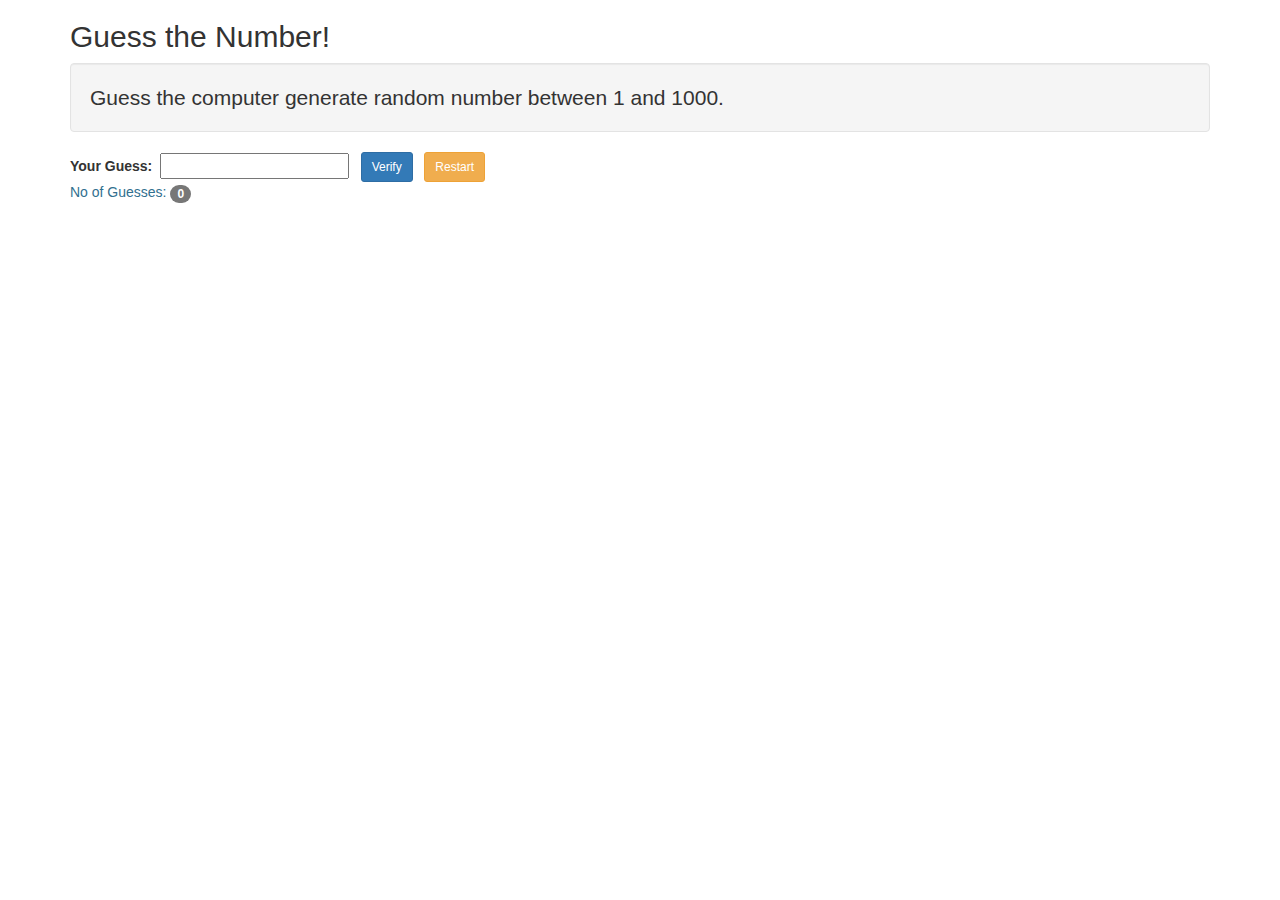
<file: Guessing-Game/index.html>
<!Doctype html>
<html ng-app="app">
<head>
      <title>Guess the number!</title>
      <link href="bootstrap.min.css" rel="stylesheet"></link>
	  <link rel="shortcut icon" href="icon.png">
</head>
<body ng-controller="appCtrl">
      <div class="container">
           <h2>Guess the Number!</h2>
           <div class="well lead">Guess the computer generate random number between 1 and 1000.</div>
               <label>Your Guess: &nbsp</label><input ng-model="guess" type="number" />&nbsp&nbsp
               <button class="btn btn-primary btn-sm" ng-click="verifyGuess()">Verify</button> &nbsp
               <button class="btn btn-warning btn-sm" ng-click="initializeGame()">Restart</button>
                  <div ng-show="deviation<0" class="alert alert-warning">Lower</div>
                  <div ng-show="deviation>0" class="alert alert-warning">Higher</div>
                  <div ng-show="deviation===0" class="alert alert-success">Yes! That's it.</div>
           <div class="text-info">No of Guesses: <span class="badge" ng-bind="noOfTires"></span></div>
      </div>
      <script src="angular.min.js"></script>
      <script src="app.js"></script>
</body>
</html>
</file>
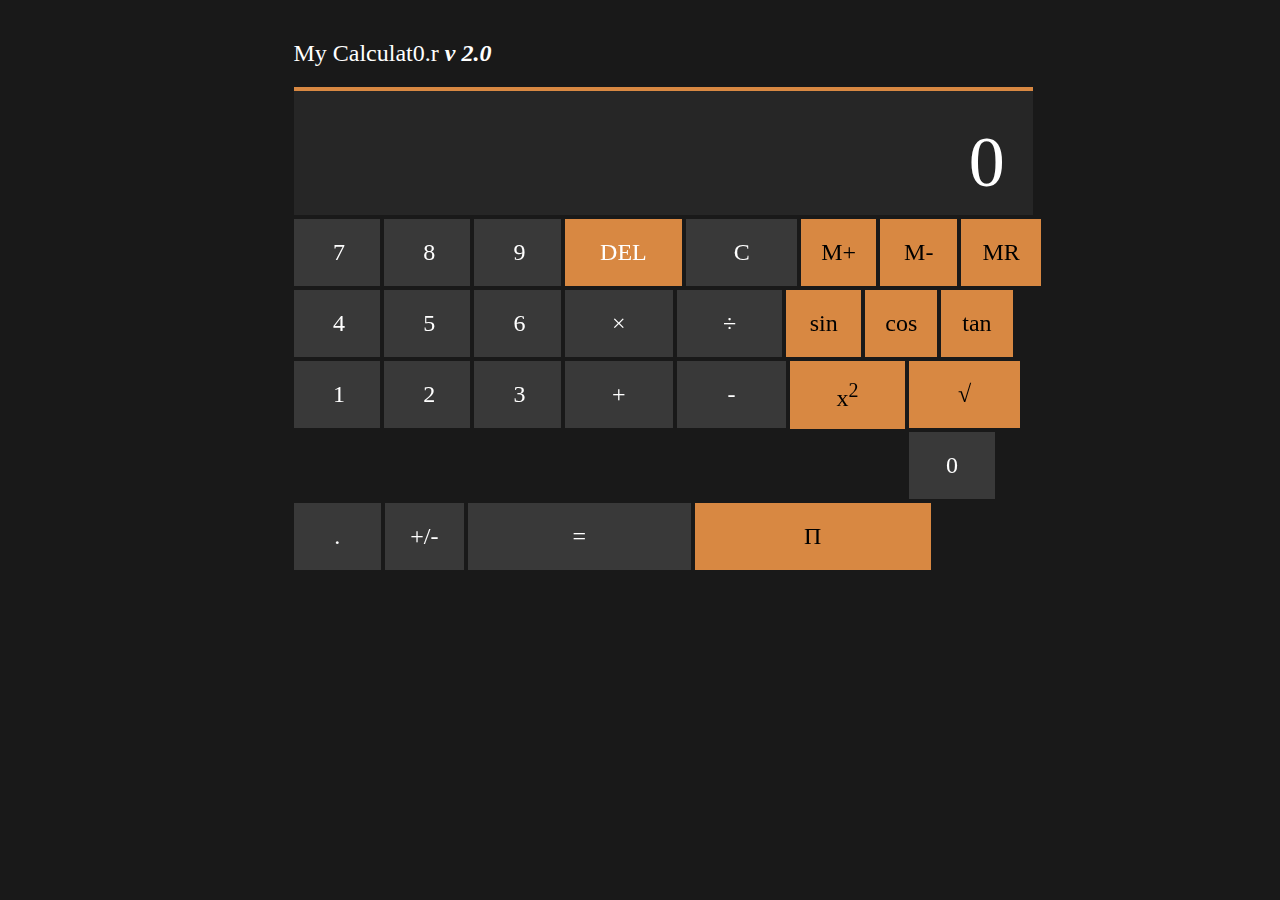
<file: MyCalculat0.r/index.html>
<!DOCTYPE html>
<html>
<head>
	<title>My Calculat0.r</title>
	<link rel="shortcut icon" href="icon.ico"/>
	<link rel="stylesheet" type="text/css" href="Calcu.css">
	<meta name="viewport" content="width = device-width, initial-scale=1">
	<meta charset="utf-8">
</head>
<body>
	<!--<iframe src="https://www.google.com/maps/embed?pb=!1m18!1m12!1m3!1d3854.601023886122!2d120.76090394781033!3d14.959305398256499!2m3!1f0!2f0!3f0!3m2!1i1024!2i768!4f13.1!3m3!1m2!1s0x0%3A0x17091aa8b0043f89!2sLa+Verdad+Christian+College!5e0!3m2!1sen!2sph!4v1505794646222" width="400" height="300" frameborder="0" style="border:0" allowfullscreen></iframe>-->
	<p id="name">My Calculat0.r <strong><i>v 2.0</i></strong></p>
	<div class="calculator">
		<div  class="screen" >
			<p id="display">0</p>
		</div>
		<div id="arithmetic"></div>
		<div id="firstnum"></div>
		
		<div class="numpad">
			<div id="button1" onclick="output('7')" class="buttons">7</div>
			<div id="button2" onclick="output('8')" class="buttons">8</div>
			<div id="button3" onclick="output('9')" class="buttons">9</div>
			<div id="button4" onclick="del()" class="buttons">DEL</div>
			<div id="button5" onclick="ac()" class="buttons">C</div>
			<div id="button27" onclick="memoryP()" class="scientific">M+</div>
			<div id="button20" onclick="memoryM()" class="scientific">M-</div>
			<div id="button21" onclick="memoryR()" class="scientific">MR</div>
			<br>
			<div id="button6" onclick="output('4')" class="buttons">4</div>
			<div id="button7" onclick="output('5')" class="buttons">5</div>
			<div id="button8" onclick="output('6')" class="buttons">6</div>
			<div id="button9" onclick="operator('3')" class="buttons">&times</div>
			<div id="button10" onclick="operator('4')" class="buttons">&divide</div>
			<div id="button22" onclick="sin()" class="scientific">sin</div>
			<div id="button23" onclick="cos()" class="scientific">cos</div>
			<div id="button24" onclick="tan()" class="scientific">tan</div>
			<br>
			<div id="button11" onclick="output('1')" class="buttons">1</div>
			<div id="button12" onclick="output('2')" class="buttons">2</div>
			<div id="button13" onclick="output('3')" class="buttons">3</div>
			<div id="button14" onclick="operator('1')" class="buttons">+</div>
			<div id="button15" onclick="operator('2')" class="buttons">-</div>
			<div id="button26" onclick="squared()" class="scientific">x<sup>2</sup></div>
			<div id="button25" onclick="square()" class="scientific">&#8730</div>
			<br>
			<div id="button16" onclick="output('0')" class="buttons">0</div>
			<div id="button17" onclick="output('.')" class="buttons">.</div>
			<div id="button19" onclick="negative()" class="buttons">+/-</div>
			<div id="button18" onclick="show()" class="buttons">=</div>
			<div id="button28" onclick="pi()" class="scientific">&#928</div>
		</div>

	</div>

	<!--<ul class="links">
		<div id="link2">	
		<a href="https://www.facebook.com/ldrin01"><li>Facebook</li></a>
		<a href="https://twitter.com/Eldrin01"><li>Twitter</li></a>
		<a href="https://www.instagram.com/drindrin04/?hl=en"><li>Instagram</li></a>
		<a href="https://github.com/ldrin01"><li>Github</li></a>
		<a href="http://9gag.com/u/shestheone"><li>9gag</li></a>
		</div>
	</ul>-->

	<script src="Calcu.js"></script>
</body>
</html>
</file>
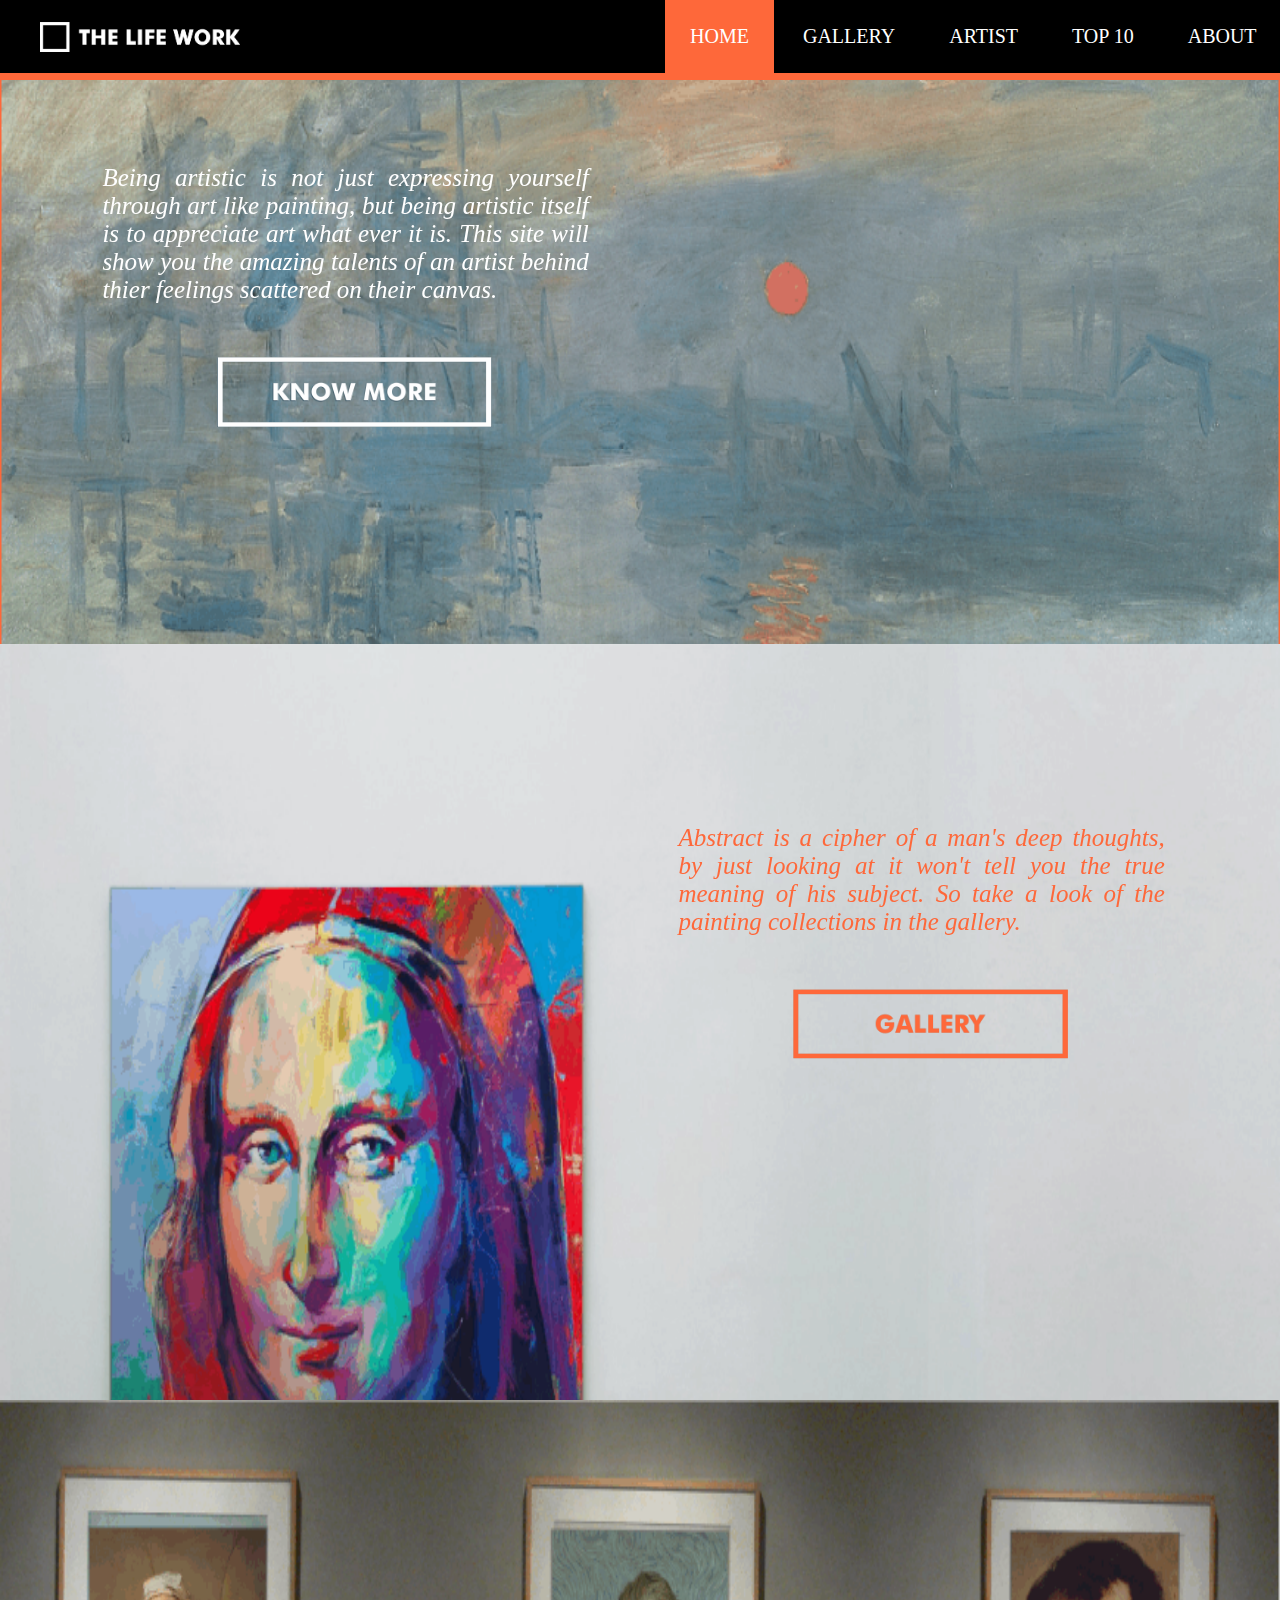
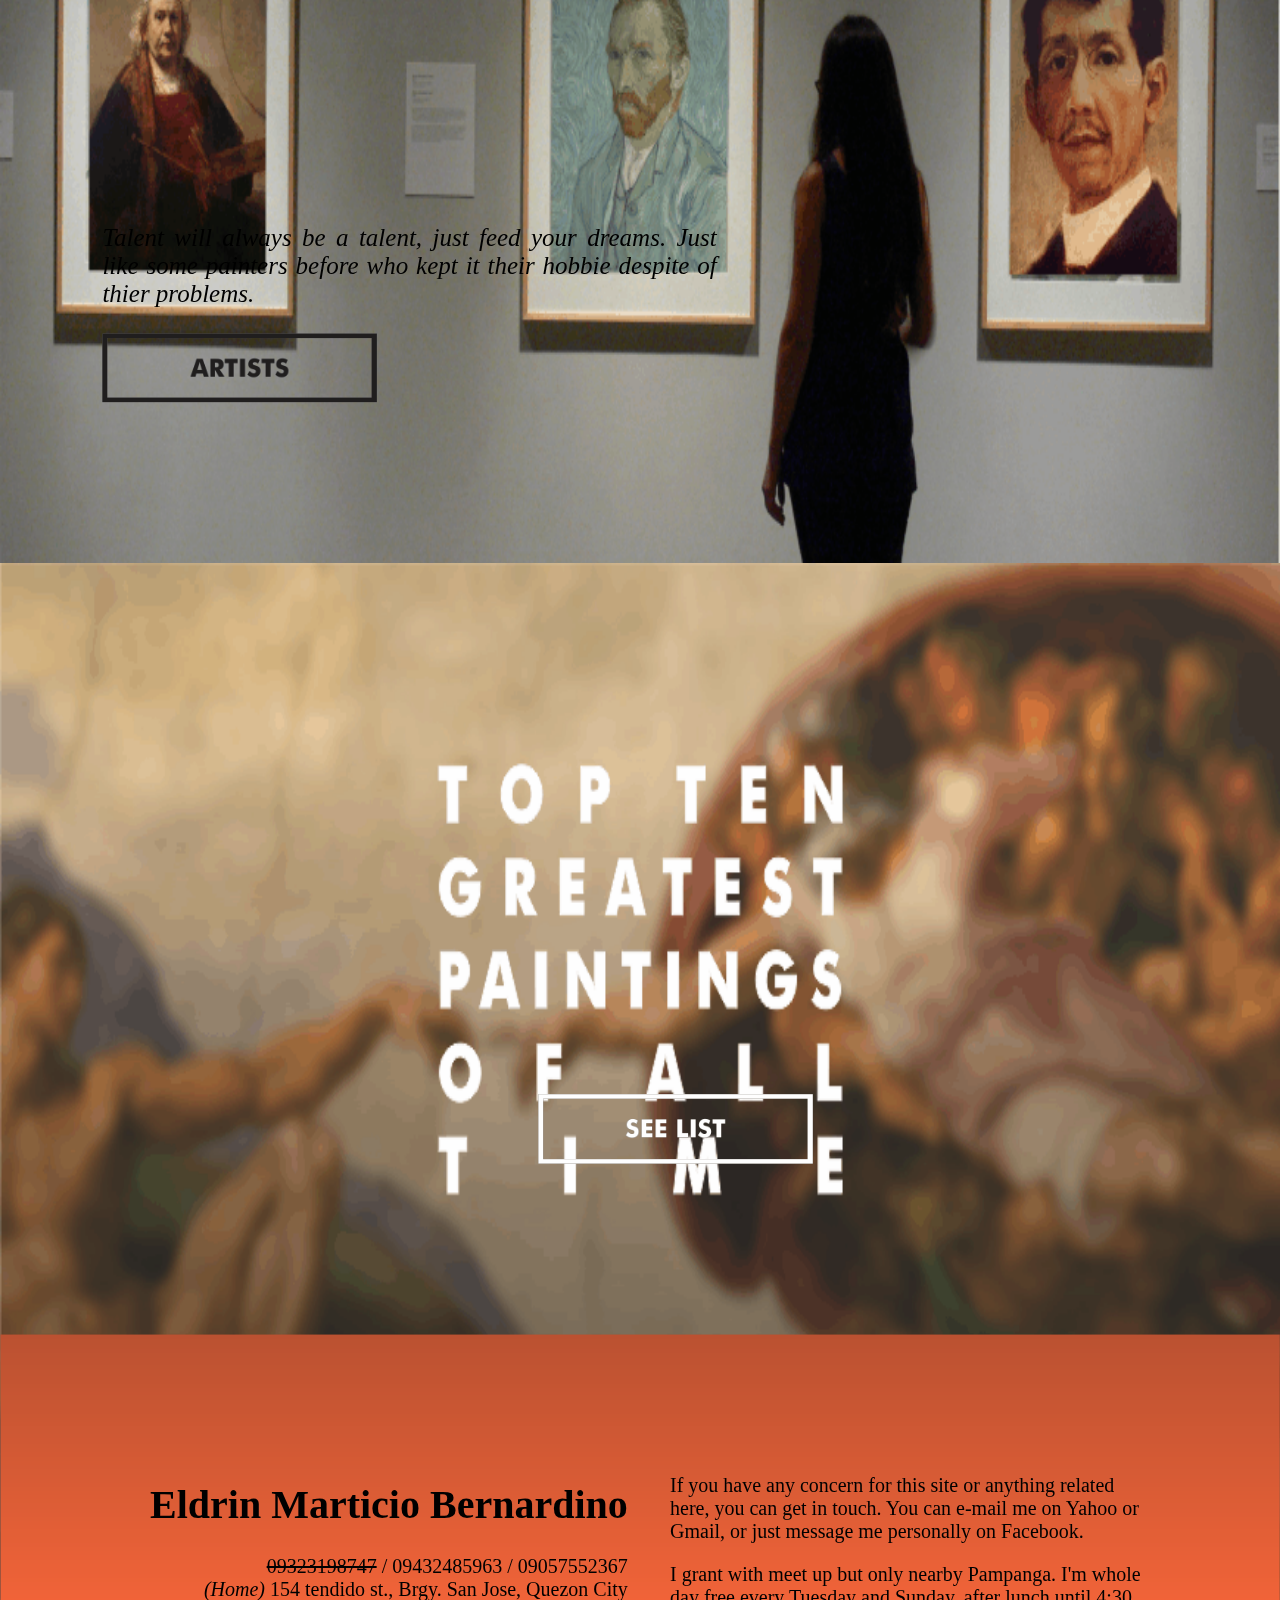
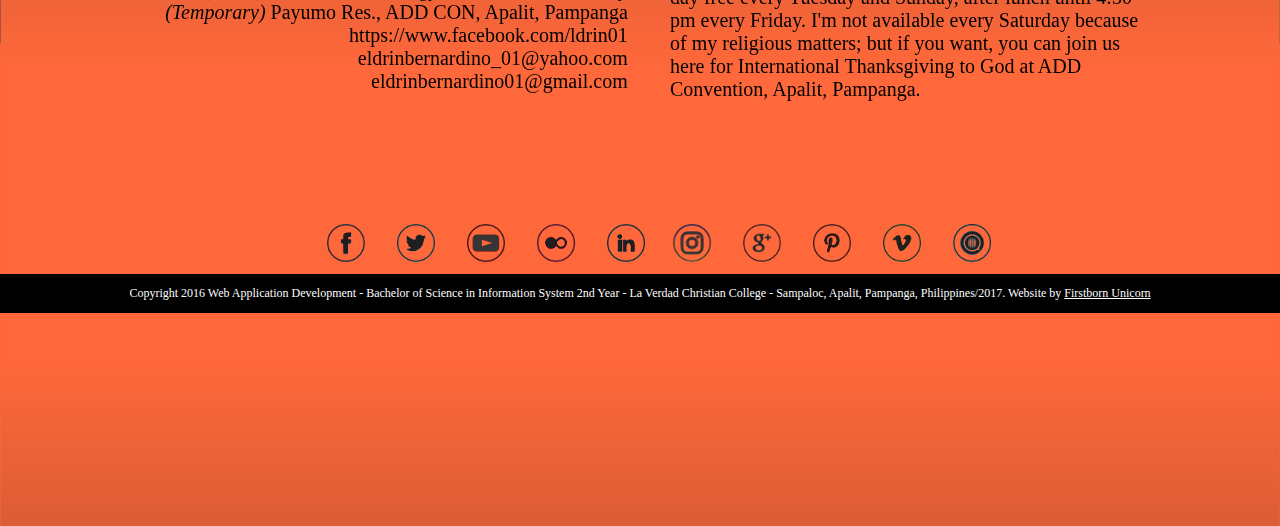
<file: The-Life-Work/index.html>
<!DOCTYPE html>
<html lang="en-US">
<head>
	<title>Home</title>
	<link href="main.css" rel="stylesheet"/>
	<link href="homenav.css" rel="stylesheet"/>
	<link rel="shortcut icon" href="icon.ico"/>
</head>
<body>
	<ul class="menu">
		<div class="logo">
			<a href="index.html"><img src="images/life.png" class="logo-image" height="30px" width="200px"></a>
		</div>
		<a href="index.html"><li class="homenav" >HOME</li></a>
		<a href="gallery.html"><li class="gallerynav">GALLERY</li></a>
		<a href="artist.html"><li class="artistnav">ARTIST</li></a>
		<a href="top10.html"><li class="top10nav">TOP 10</li></a>
		<a href="about.html"><li class="aboutnav">ABOUT</li></a>
	</ul>
	<hr width="100%" class="line" size="6px" color= "#FE683a">
		<img src="images/banner1.png" class="image1" height="100%" width="100%">
		<div class="parallax">
		<div class="content1">
			<i><p>Being artistic is not just expressing yourself through art like painting, but being artistic itself is to appreciate
			art what ever it is. This site will show you the amazing talents of an artist behind thier feelings scattered on their canvas.</p></i>
			<img src="images/button1hover.png" class="knowmorehover" height="70px" width="275px">
			<a href="about.html"><img src="images/button1.png" class="knowmore" height="70px" width="275px"></a>
		</div>
	</div>
	<img src="images/banner2.png" class="image2" height="121%" width="100%">
	<div class="content2">
		<i><p>Abstract is a cipher of a man's deep thoughts, by just looking at it won't tell you the true meaning
		 of his subject. So take a look of the painting collections in the gallery.</p></i>
		<img src="images/button2hover.png" class="galleryhover" height="70px" width="275px">
		<a href="gallery.html"><img src="images/button2.png" class="gallery" height="70px" width="275px"></a>
	</div>
	<img src="images/banner3.png" class="image3" height="122%" width="100%">
	<div class="content3">
		<i><p>Talent will always be a talent, just feed your dreams. Just like some painters before who kept it their
		hobbie despite of thier problems.</p></i>
		<img src="images/button3hover.png" class="artisthover" height="70px" width="275px">
		<a href="artist.html"><img src="images/button3.png" class="artist" height="70px" width="275px"></a>
	</div>
	<img src="images/banner4.png" class="image4" height="120%" width="100%">
	<div class="content4">
		<img src="images/button4hover.png" class="seelisthover" height="70px" width="275px">
		<a href="top10.html"><img src="images/button4.png" class="seelist" height="70px" width="275px"></a>
	</div>
<div class="footer">
	<div class="contact1">
		<h1>Eldrin Marticio Bernardino</h1>
		<s>09323198747</s> / 09432485963 / 09057552367<br>
		<i>(Home)</i> 154 tendido st., Brgy. San Jose, Quezon City<br>
		<i>(Temporary)</i> Payumo Res., ADD CON, Apalit, Pampanga<br>
		https://www.facebook.com/ldrin01<br>
		eldrinbernardino_01@yahoo.com<br>
		eldrinbernardino01@gmail.com<br>
	</div>
	<div class="contact2">
		<p>If you have any concern for this site or anything related here, you can get in touch. You
		can e-mail me on Yahoo or Gmail, or just message me personally on Facebook.</p>
		<p>I grant with meet up but only nearby Pampanga. I'm whole day free every Tuesday and Sunday, 
		after lunch until 4:30 pm every Friday. I'm not available every Saturday because of my 
		religious matters; but if you want, you can join us here for International Thanksgiving to God at 
		ADD Convention, Apalit, Pampanga.</p>
	</div>
	<footer>
		<p>Copyright 2016 Web Application Development - Bachelor of Science in Information System 2nd Year - La Verdad Christian
		College - Sampaloc, Apalit, Pampanga, Philippines/2017. Website by <u>Firstborn Unicorn</u></p>
	</footer>
	<img src="images/banner7.png" class="image7" height="88%" width="100%">
	<!-- <img src="images/banner6.jpg" class="image6" height="35%" width="100%"> -->
	<div class="media">
		<img src="images/media1hover.png" class="hover1" height="38px" width="38px">
		<a href="#"><img src="images/media1.png" class="no1" height="38px" width="38px"></a>
		<img src="images/media2hover.png" class="hover2" height="38px" width="38px">
		<a href="#"><img src="images/media2.png" class="no2" height="38px" width="38px"></a>
		<img src="images/media3hover.png" class="hover3" height="38px" width="38px">
		<a href="#"><img src="images/media3.png" class="no3" height="38px" width="38px"></a>
		<img src="images/media4hover.png" class="hover4" height="38px" width="38px">
		<a href="#"><img src="images/media4.png" class="no4" height="38px" width="38px"></a>
		<img src="images/media5hover.png" class="hover5" height="38px" width="38px">
		<a href="#"><img src="images/media5.png" class="no5" height="38px" width="38px"></a>
	</div>
	<div class="media2">
		<img src="images/media6hover.png" class="hover6" height="38px" width="38px">
		<a href="#"><img src="images/media6.png" class="no6" height="38px" width="38px"></a>
		<img src="images/media7hover.png" class="hover7" height="38px" width="38px">
		<a href="#"><img src="images/media7.png" class="no7" height="38px" width="38px"></a>
		<img src="images/media8hover.png" class="hover8" height="38px" width="38px">
		<a href="#"><img src="images/media8.png" class="no8" height="38px" width="38px"></a>
		<img src="images/media9hover.png" class="hover9" height="38px" width="38px">
		<a href="#"><img src="images/media9.png" class="no9" height="38px" width="38px"></a>
		<img src="images/media10hover.png" class="hover10" height="38px" width="38px">
		<a href="#"><img src="images/media10.png" class="no10" height="38px" width="38px"></a>
	</div>
</body>
</html>
</file>
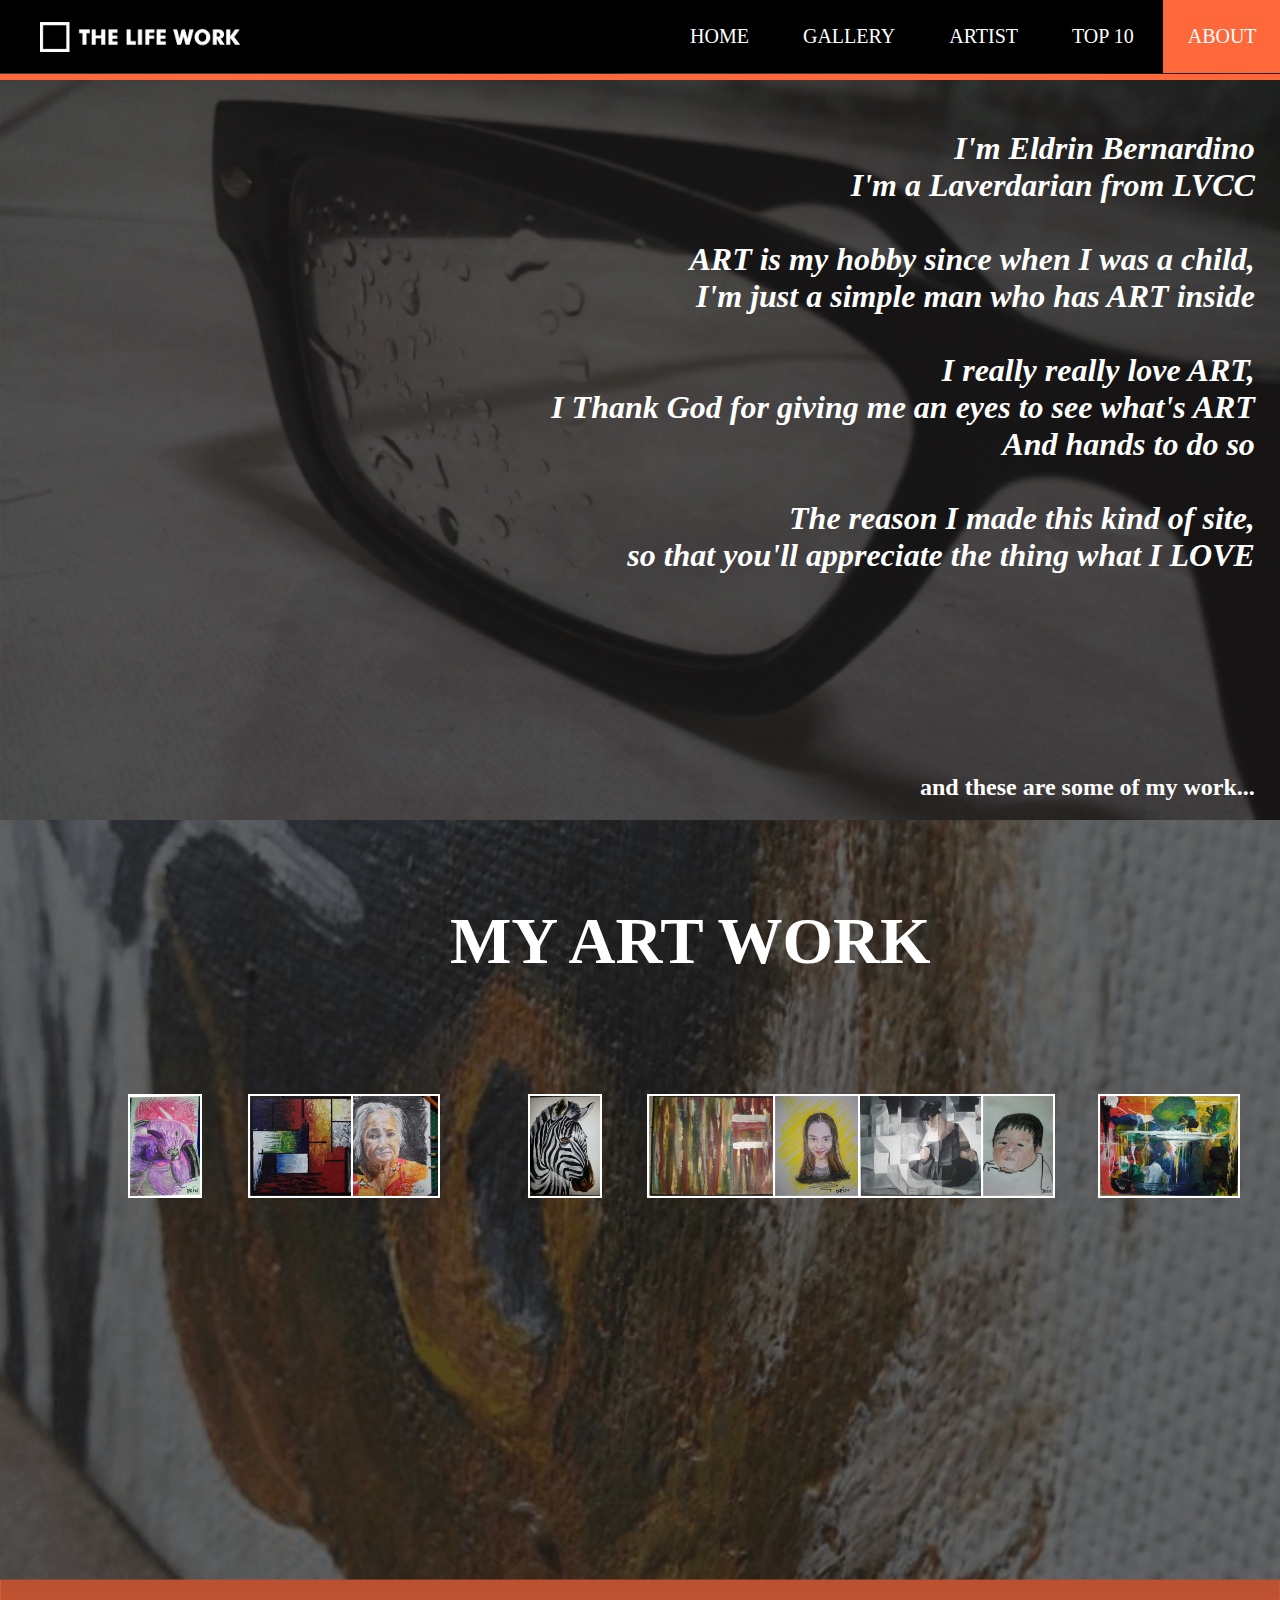
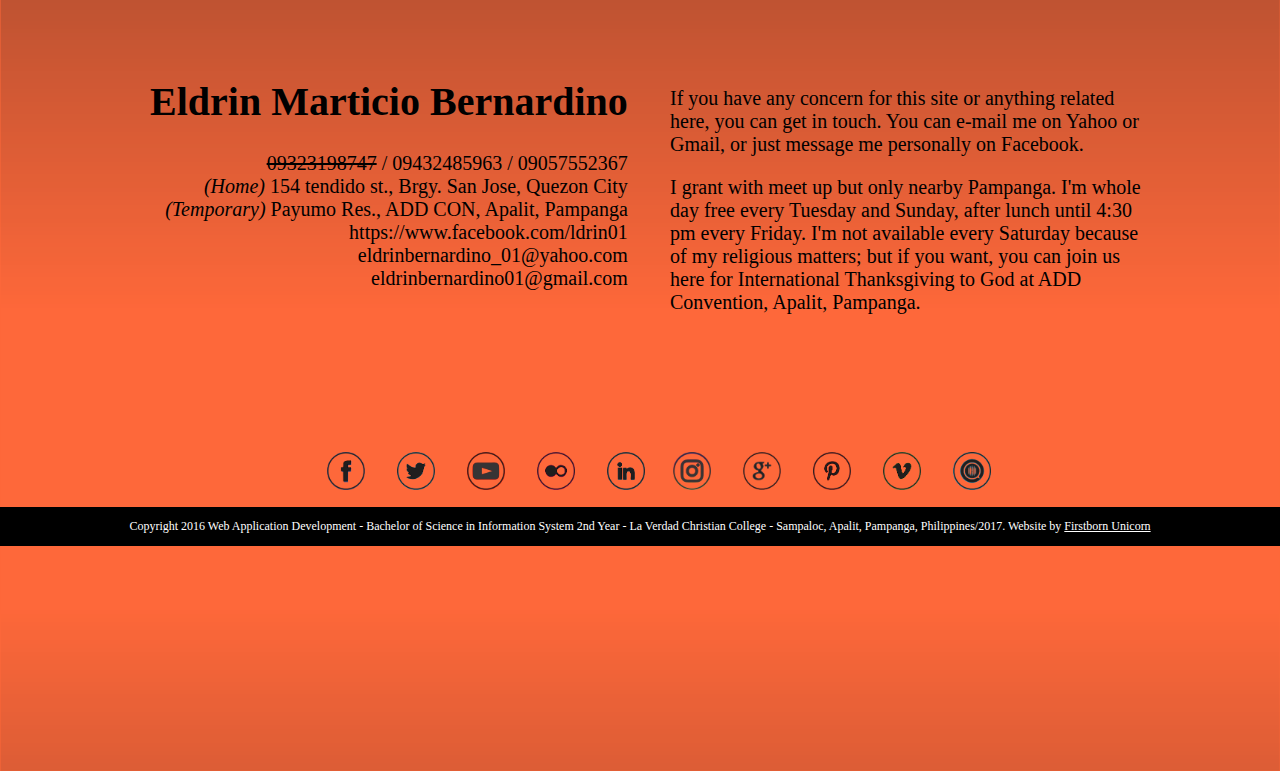
<file: The-Life-Work/about.html>
<!DOCTYPE html>
<html lang="en-US">
<head>
	<title>About</title>
	<link href="main.css" rel="stylesheet"/>
	<link href="aboutnav.css" rel="stylesheet"/>
	<link rel="shortcut icon" href="icon.ico"/>
</head>
<body>
	<ul class="menu">
		<div class="logo">
			<a href="index.html"><img src="images/life.png" class="logo-image" height="30px" width="200px"></a>
		</div>
		<a href="index.html"><li class="homenav" >HOME</li></a>
		<a href="gallery.html"><li class="gallerynav">GALLERY</li></a>
		<a href="artist.html"><li class="artistnav">ARTIST</li></a>
		<a href="top10.html"><li class="top10nav">TOP 10</li></a>
		<a href="about.html"><li class="aboutnav">ABOUT</li></a>
	</ul>
	<hr width="100%" class="line" size="6px" color= "#FE683a">

	<div class="content">
		<p><h1><i>I'm Eldrin Bernardino<br>
		I'm a Laverdarian from LVCC<br>
		<br>
		ART is my hobby since when I was a child,<br>
		I'm just a simple man who has ART inside<br><br>
		I really really love ART,<br>
		I Thank God for giving me an eyes to see what's ART<br>
		And hands to do so<br><br>
		The reason I made this kind of site,<br>
		so that you'll appreciate the thing what I LOVE <br></i></h1></p>
		<h2 id="lol">and these are some of my work...</h2>
	</div>
	<img src="images/about1.png" class="back1" width="102%" height="100%">
	<img src="images/about2.png" class="back2" width="102%" height="100%">
<h1 class="monet" id="monetback">MY ART WORK</h1>
	<div class="firstline">

				<div class="button1">
					<a  href="#popup1"><img src="images/about/1.png" class="picture1" width="70px" height="100px"> </a>
				</div>
				<div id="popup1" class="overlay1">
					<div class="popup1">
						<a class="close" href="#lol"><strong>x</strong></a>
						<div class="content">
							Faceless Void
						</div>
						<img src="images/about/1.png" class="bigpicture1" width="450px" height="523px">
					</div>
				</div>

				<div class="button2">
					<a  href="#popup2"><img src="images/about/2.png" class="picture2" width="135px" height="100px"> </a>
				</div>
				<div id="popup2" class="overlay2">
					<div class="popup2">
						<a class="close" href="#lol"><strong>x</strong></a>
						<div class="content">
							Three Men
						</div>
						<img src="images/about/2.png" class="bigpicture2" width="750px" height="523px">
					</div>
				</div>

				<div class="button3">
					<a  href="#popup3"><img src="images/about/3.png" class="picture3" width="85px" height="100px"> </a>
				</div>
				<div id="popup3" class="overlay3">
					<div class="popup3">
						<a class="close" href="#lol"><strong>x</strong></a>
						<div class="content">
							Nanay
						</div>
						<img src="images/about/3.png" class="bigpicture3" width="450px" height="523px">
					</div>
				</div>

				<div class="button4">
					<a  href="#popup4"><img src="images/about/4.png" class="picture4" width="70px" height="100px"> </a>
				</div>
				<div id="popup4" class="overlay4">
					<div class="popup4">
						<a class="close" href="#lol"><strong>x</strong></a>
						<div class="content">
							Zebra
						</div>
						<img src="images/about/4.png" class="bigpicture4" width="350px" height="523px">
					</div>
				</div>

				<div class="button5">
					<a  href="#popup5"><img src="images/about/5.png" class="picture5" width="155px" height="100px"> </a>
				</div>
				<div id="popup5" class="overlay5">
					<div class="popup5">
						<a class="close" href="#lol"><strong>x</strong></a>
						<div class="content">
							Hut
						</div>
						<img src="images/about/5.png" class="bigpicture5" width="679px" height="523px">
					</div>
				</div>

				<div class="button6">
					<a  href="#popup6"><img src="images/about/6.png" class="picture6" width="90px" height="100px"> </a>
				</div>
				<div id="popup6" class="overlay6">
					<div class="popup6">
						<a class="close" href="#lol"><strong>x</strong></a>
						<div class="content">
							Kristel Fulgar
						</div>
						<img src="images/about/6.png" class="bigpicture6" width="490px" height="523px">
					</div>
				</div>

				<div class="button7">
					<a  href="#popup7"><img src="images/about/7.png" class="picture7" width="140px" height="100px"> </a>
				</div>
				<div id="popup7" class="overlay7">
					<div class="popup7">
						<a class="close" href="#lol"><strong>x</strong></a>
						<div class="content">
							Madonna of the Slums
						</div>
						<img src="images/about/7.png" class="bigpicture7" width="720px" height="523px">
					</div>
				</div>

				<div class="button8">
					<a  href="#popup8"><img src="images/about/8.png" class="picture8" width="70px" height="100px"> </a>
				</div>
				<div id="popup8" class="overlay8">
					<div class="popup8">
						<a class="close" href="#lol"><strong>x</strong></a>
						<div class="content">
							Me 7 Days Old
						</div>
						<img src="images/about/8.png" class="bigpicture8" width="350px" height="523px">
					</div>
				</div>

				<div class="button9">
					<a  href="#popup9"><img src="images/about/9.png" class="picture9" width="138px" height="100px"> </a>
				</div>
				<div id="popup9" class="overlay9">
					<div class="popup9">
						<a class="close" href="#lol"><strong>x</strong></a>
						<div class="content">
							Behind The lines
						</div>
						<img src="images/about/9.png" class="bigpicture9" width="650px" height="523px">
					</div>
				</div>
			
	</div>

	<div class="contact1">
		<h1>Eldrin Marticio Bernardino</h1>
		<s>09323198747</s> / 09432485963 / 09057552367<br>
		<i>(Home)</i> 154 tendido st., Brgy. San Jose, Quezon City<br>
		<i>(Temporary)</i> Payumo Res., ADD CON, Apalit, Pampanga<br>
		https://www.facebook.com/ldrin01<br>
		eldrinbernardino_01@yahoo.com<br>
		eldrinbernardino01@gmail.com<br>
	</div>
	<div class="contact2">
		<p>If you have any concern for this site or anything related here, you can get in touch. You
		can e-mail me on Yahoo or Gmail, or just message me personally on Facebook.</p>
		<p>I grant with meet up but only nearby Pampanga. I'm whole day free every Tuesday and Sunday, 
		after lunch until 4:30 pm every Friday. I'm not available every Saturday because of my 
		religious matters; but if you want, you can join us here for International Thanksgiving to God at 
		ADD Convention, Apalit, Pampanga.</p>
	</div>
	<footer>
		<p>Copyright 2016 Web Application Development - Bachelor of Science in Information System 2nd Year - La Verdad Christian
		College - Sampaloc, Apalit, Pampanga, Philippines/2017. Website by <u>Firstborn Unicorn</u></p>
	</footer>
	<img src="images/banner7.png" class="image7" height="88%" width="100%">
	<!-- <img src="images/banner6.jpg" class="image6" height="35%" width="100%"> -->
	<div class="media">
		<img src="images/media1hover.png" class="hover1" height="38px" width="38px">
		<a href="#"><img src="images/media1.png" class="no1" height="38px" width="38px"></a>
		<img src="images/media2hover.png" class="hover2" height="38px" width="38px">
		<a href="#"><img src="images/media2.png" class="no2" height="38px" width="38px"></a>
		<img src="images/media3hover.png" class="hover3" height="38px" width="38px">
		<a href="#"><img src="images/media3.png" class="no3" height="38px" width="38px"></a>
		<img src="images/media4hover.png" class="hover4" height="38px" width="38px">
		<a href="#"><img src="images/media4.png" class="no4" height="38px" width="38px"></a>
		<img src="images/media5hover.png" class="hover5" height="38px" width="38px">
		<a href="#"><img src="images/media5.png" class="no5" height="38px" width="38px"></a>
	</div>
	<div class="media2">
		<img src="images/media6hover.png" class="hover6" height="38px" width="38px">
		<a href="#"><img src="images/media6.png" class="no6" height="38px" width="38px"></a>
		<img src="images/media7hover.png" class="hover7" height="38px" width="38px">
		<a href="#"><img src="images/media7.png" class="no7" height="38px" width="38px"></a>
		<img src="images/media8hover.png" class="hover8" height="38px" width="38px">
		<a href="#"><img src="images/media8.png" class="no8" height="38px" width="38px"></a>
		<img src="images/media9hover.png" class="hover9" height="38px" width="38px">
		<a href="#"><img src="images/media9.png" class="no9" height="38px" width="38px"></a>
		<img src="images/media10hover.png" class="hover10" height="38px" width="38px">
		<a href="#"><img src="images/media10.png" class="no10" height="38px" width="38px"></a>
	</div>
</body>
</html>
</file>
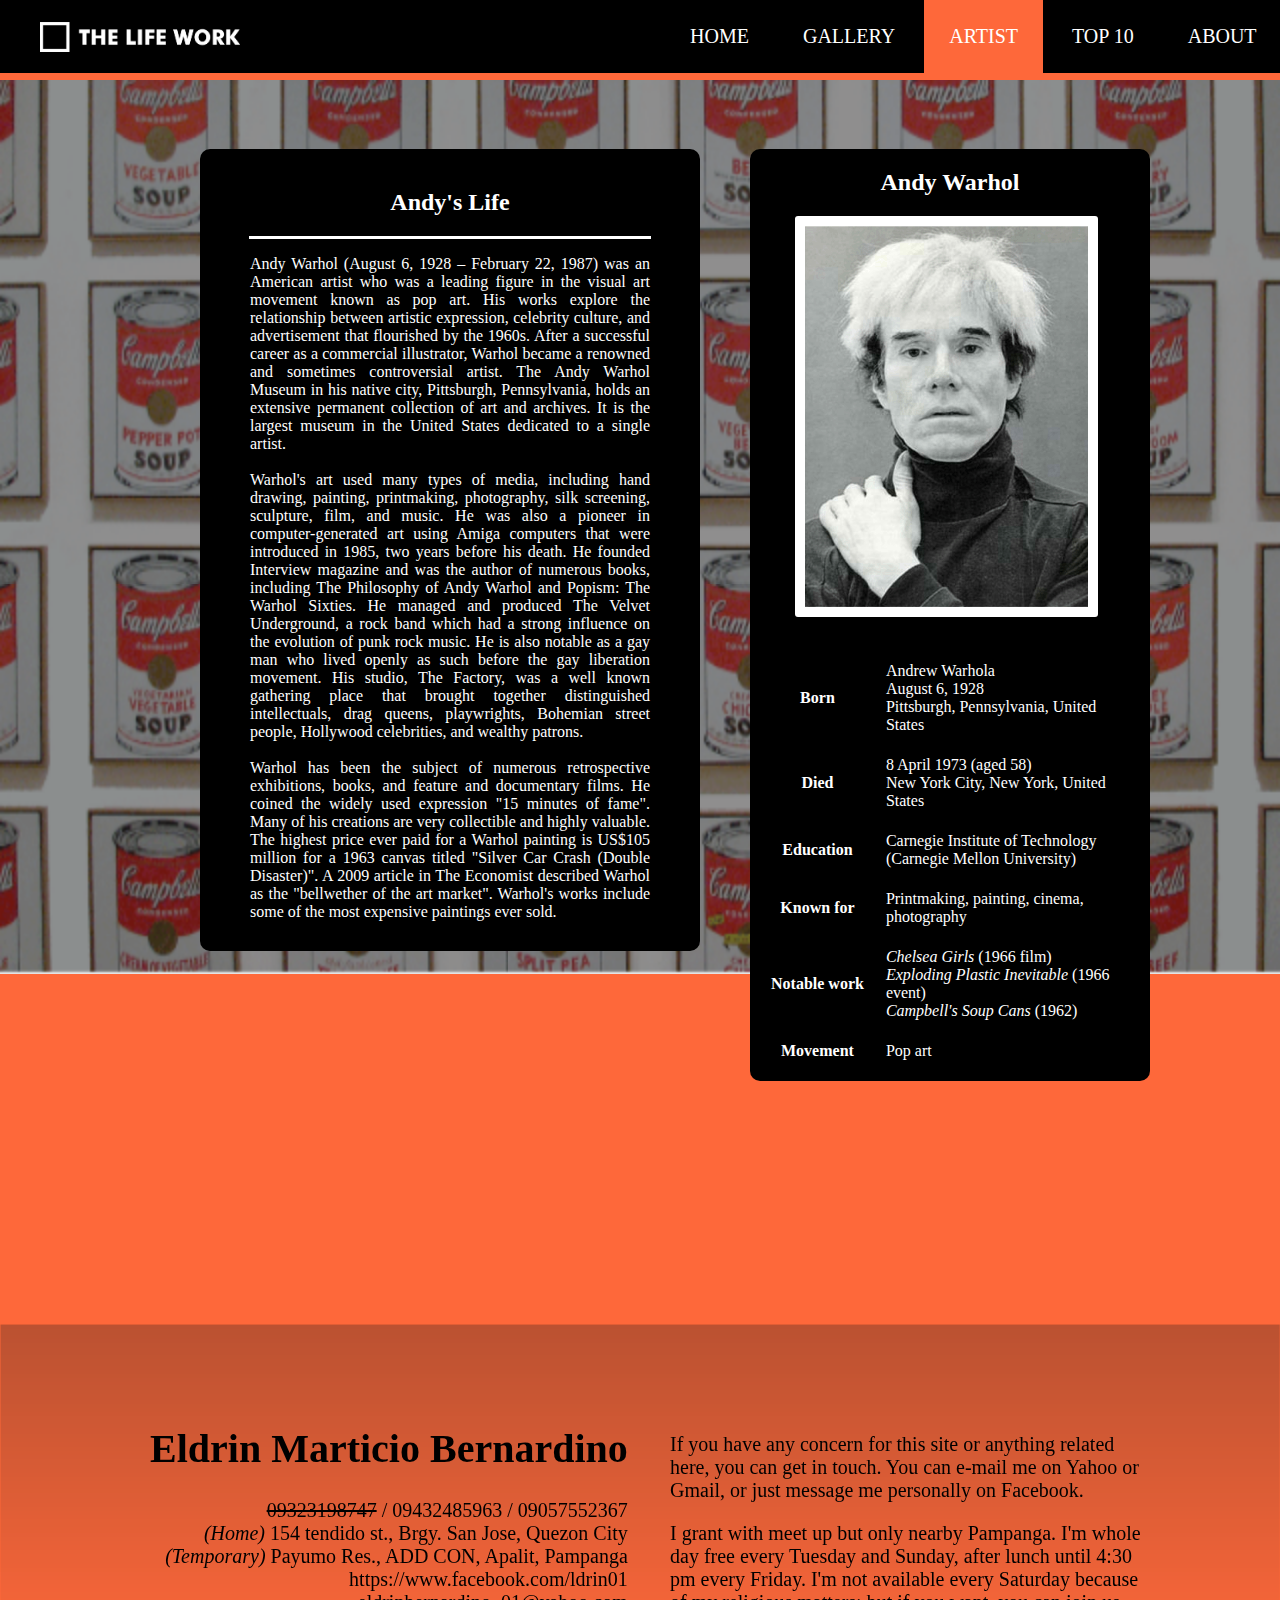
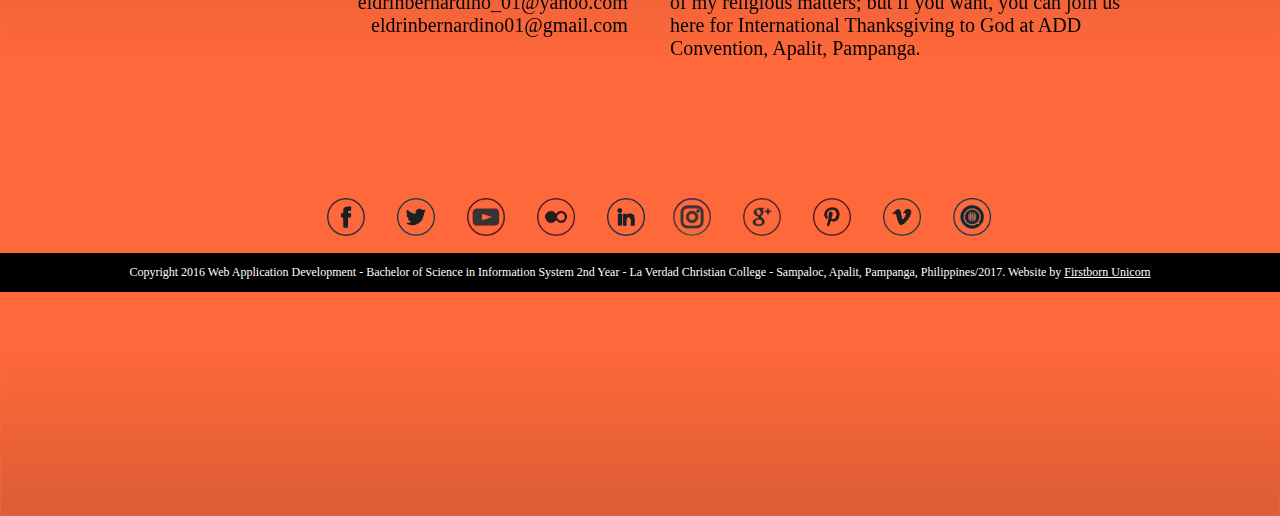
<file: The-Life-Work/andywarhol.html>
<!DOCTYPE html>
<html lang="en-US">
<head>
	<title>Artist</title>
	<link href="main.css" rel="stylesheet"/>
	<link href="andywarhol.css" rel="stylesheet"/>
	<link rel="shortcut icon" href="icon.ico"/>
</head>
<body>
	<ul class="menu">
		<div class="logo">
			<a href="index.html"><img src="images/life.png" class="logo-image" height="30px" width="200px"></a>
		</div>
		<a href="index.html"><li class="homenav" >HOME</li></a>
		<a href="gallery.html"><li class="gallerynav">GALLERY</li></a>
		<a href="artist.html"><li class="artistnav">ARTIST</li></a>
		<a href="top10.html"><li class="top10nav">TOP 10</li></a>
		<a href="about.html"><li class="aboutnav">ABOUT</li></a>
	</ul>
	<hr width="100%" class="line" size="6px" color= "#FE683a">
	<img src="images/artist/a4.png" class="a4" width="102%" height="100%">
	<div class="overall">
	<div class="info">
		<div class="story">
			<h2> Andy's Life </h2>
			<hr width="80%" class="liner" size="3px" color= "#ffffff">
			<table cellpadding="10" >
				<tbody>
					<tr>
						<p align="center">Andy Warhol (August 6, 1928 – February 22, 1987) was an American artist who was a leading figure in the visual art movement known as pop art. His works explore the relationship between artistic expression, celebrity culture, and advertisement that flourished by the 1960s. After a successful career as a commercial illustrator, Warhol became a renowned and sometimes controversial artist. The Andy Warhol Museum in his native city, Pittsburgh, Pennsylvania, holds an extensive permanent collection of art and archives. It is the largest museum in the United States dedicated to a single artist.
						<br>
						<br>
						Warhol's art used many types of media, including hand drawing, painting, printmaking, photography, silk screening, sculpture, film, and music. He was also a pioneer in computer-generated art using Amiga computers that were introduced in 1985, two years before his death. He founded Interview magazine and was the author of numerous books, including The Philosophy of Andy Warhol and Popism: The Warhol Sixties. He managed and produced The Velvet Underground, a rock band which had a strong influence on the evolution of punk rock music. He is also notable as a gay man who lived openly as such before the gay liberation movement. His studio, The Factory, was a well known gathering place that brought together distinguished intellectuals, drag queens, playwrights, Bohemian street people, Hollywood celebrities, and wealthy patrons.
						<br>
						<br>
						Warhol has been the subject of numerous retrospective exhibitions, books, and feature and documentary films. He coined the widely used expression "15 minutes of fame". Many of his creations are very collectible and highly valuable. The highest price ever paid for a Warhol painting is US$105 million for a 1963 canvas titled "Silver Car Crash (Double Disaster)". A 2009 article in The Economist described Warhol as the "bellwether of the art market". Warhol's works include some of the most expensive paintings ever sold.
						</p>
					</tr>
				</tbody>
			</table>	
		</div>
		<div class="personal">
			<h2>Andy Warhol</h2>
				<table cellspacing="20">
					<tbody>
						<tr align="center">
							<img src="images/artist/4.png" class="picture">
						</tr>
						<tr>
							<th scope="row">Born</th>
							<td>
								<span>Andrew Warhola
								</span>
								<br>
								<span>
								August 6, 1928
								</span>
								<br>
								<span>
								Pittsburgh, Pennsylvania, United States	
								</span>
							</td>
						</tr>
						<tr>
							<th scope="row">Died</th>
							<td>8 April 1973 (aged&nbsp;58)<br>
							<span>New York City, New York, United States</span>
							</td>
						</tr>
						<tr>
							<th scope="row">Education</th>
							<td>Carnegie Institute of Technology (Carnegie Mellon University)</td>
							</tr>
						<tr>
							<th scope="row">Known&nbsp;for</th>
							<td>Printmaking, painting, cinema, photography</td>
						</tr>
						<tr>
							<th scope="row"><span style="white-space:nowrap;">Notable work</span></th>
							<td><i>Chelsea Girls</i> (1966 film)<br>
							<i>Exploding Plastic Inevitable</i> (1966 event)<br>
							<i>Campbell's Soup Cans</i> (1962)</td>
						</tr>
						<tr>
							<th scope="row">Movement</th>
							<td>Pop art</td>
						</tr>
					</tbody>
				</table>
		</div>
	</div>
	</div>

	



	<div class="contact1">
		<h1>Eldrin Marticio Bernardino</h1>
		<s>09323198747</s> / 09432485963 / 09057552367<br>
		<i>(Home)</i> 154 tendido st., Brgy. San Jose, Quezon City<br>
		<i>(Temporary)</i> Payumo Res., ADD CON, Apalit, Pampanga<br>
		https://www.facebook.com/ldrin01<br>
		eldrinbernardino_01@yahoo.com<br>
		eldrinbernardino01@gmail.com<br>
	</div>
	<div class="contact2">
		<p>If you have any concern for this site or anything related here, you can get in touch. You
		can e-mail me on Yahoo or Gmail, or just message me personally on Facebook.</p>
		<p>I grant with meet up but only nearby Pampanga. I'm whole day free every Tuesday and Sunday, 
		after lunch until 4:30 pm every Friday. I'm not available every Saturday because of my 
		religious matters; but if you want, you can join us here for International Thanksgiving to God at 
		ADD Convention, Apalit, Pampanga.</p>
	</div>
	<footer>
		<p>Copyright 2016 Web Application Development - Bachelor of Science in Information System 2nd Year - La Verdad Christian
		College - Sampaloc, Apalit, Pampanga, Philippines/2017. Website by <u>Firstborn Unicorn</u></p>
	</footer>
	<img src="images/banner7.png" class="image7" height="88%" width="100%">
	<!-- <img src="images/banner6.jpg" class="image6" height="35%" width="100%"> -->
	<div class="media">
		<img src="images/media1hover.png" class="hover1" height="38px" width="38px">
		<a href="#"><img src="images/media1.png" class="no1" height="38px" width="38px"></a>
		<img src="images/media2hover.png" class="hover2" height="38px" width="38px">
		<a href="#"><img src="images/media2.png" class="no2" height="38px" width="38px"></a>
		<img src="images/media3hover.png" class="hover3" height="38px" width="38px">
		<a href="#"><img src="images/media3.png" class="no3" height="38px" width="38px"></a>
		<img src="images/media4hover.png" class="hover4" height="38px" width="38px">
		<a href="#"><img src="images/media4.png" class="no4" height="38px" width="38px"></a>
		<img src="images/media5hover.png" class="hover5" height="38px" width="38px">
		<a href="#"><img src="images/media5.png" class="no5" height="38px" width="38px"></a>
	</div>
	<div class="media2">
		<img src="images/media6hover.png" class="hover6" height="38px" width="38px">
		<a href="#"><img src="images/media6.png" class="no6" height="38px" width="38px"></a>
		<img src="images/media7hover.png" class="hover7" height="38px" width="38px">
		<a href="#"><img src="images/media7.png" class="no7" height="38px" width="38px"></a>
		<img src="images/media8hover.png" class="hover8" height="38px" width="38px">
		<a href="#"><img src="images/media8.png" class="no8" height="38px" width="38px"></a>
		<img src="images/media9hover.png" class="hover9" height="38px" width="38px">
		<a href="#"><img src="images/media9.png" class="no9" height="38px" width="38px"></a>
		<img src="images/media10hover.png" class="hover10" height="38px" width="38px">
		<a href="#"><img src="images/media10.png" class="no10" height="38px" width="38px"></a>
	</div>
</body>
</html>
</file>
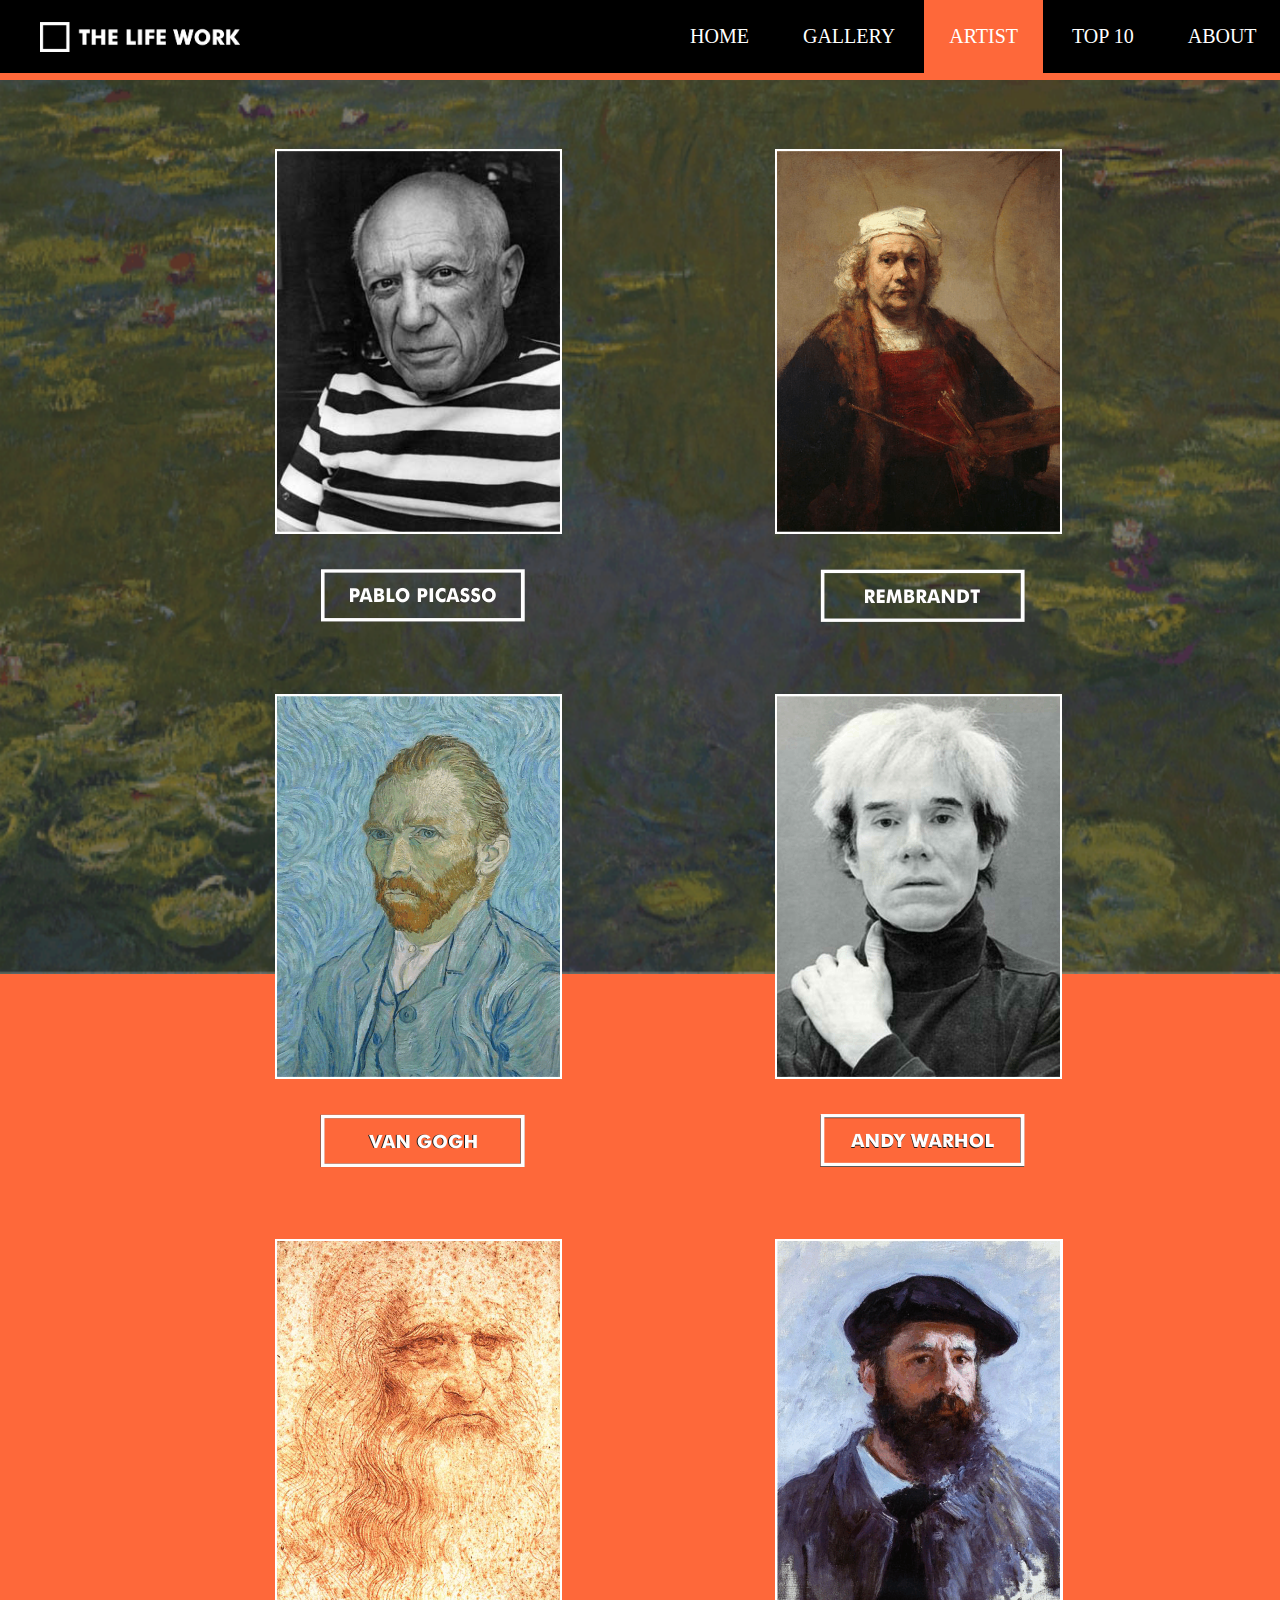
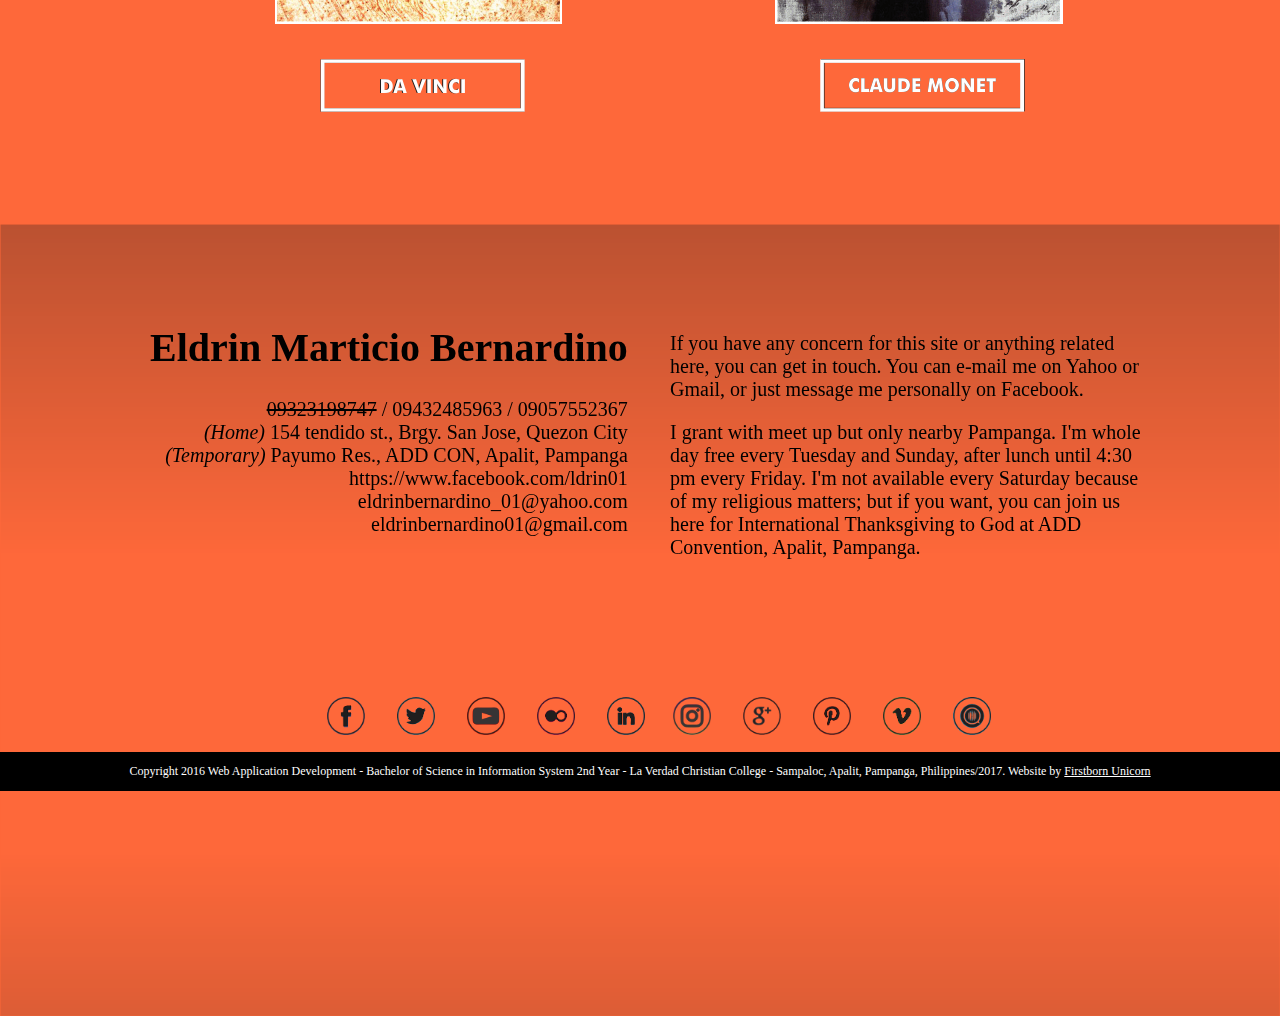
<file: The-Life-Work/artist.html>
<!DOCTYPE html>
<html lang="en-US">
<head>
	<title>Artist</title>
	<link href="main.css" rel="stylesheet"/>
	<link href="artistnav.css" rel="stylesheet"/>
	<link rel="shortcut icon" href="icon.ico"/>
</head>
<body>
	<ul class="menu">
		<div class="logo">
			<a href="index.html"><img src="images/life.png" class="logo-image" height="30px" width="200px"></a>
		</div>
		<a href="index.html"><li class="homenav" >HOME</li></a>
		<a href="gallery.html"><li class="gallerynav">GALLERY</li></a>
		<a href="artist.html"><li class="artistnav">ARTIST</li></a>
		<a href="top10.html"><li class="top10nav">TOP 10</li></a>
		<a href="about.html"><li class="aboutnav">ABOUT</li></a>
	</ul>
	<hr width="100%" class="line" size="6px" color= "#FE683a">

	<img src="images/forartist.png" class="wallpaper" width="102%" height="100%">
<div class="artistselection">
	<div class="first">
		<div class="pablopicasso">
			<img src="images/artist/1.png" class="picassopicture">
			<img src="images/artist/picassohover.png" class="picassobutton1">
			<a href="pablopicasso.html"><img src="images/artist/picasso.png" class="picassobutton2"></a>
		</div>
		<div class="rembrandt">
			<img src="images/artist/2.png" class="rembrandtpicture">
			<img src="images/artist/rembrandthover.png" class="rembrandtbutton1">
			<a href="rembrandt.html"><img src="images/artist/rembrandt.png" class="rembrandtbutton2"></a>			
		</div>
	</div>
	<div class="second">
		<div class="vincentvangogh">
			<img src="images/artist/3.png" class="vangoghpicture">
			<img src="images/artist/vangoghhover.png" class="vangoghbutton1">
			<a href="vangogh.html"><img src="images/artist/vangogh.png" class="vangoghbutton2"></a>			
		</div>
		<div class="andywarhol">
			<img src="images/artist/4.png" class="andypicture">
			<img src="images/artist/andyhover.png" class="andybutton1">
			<a href="andywarhol.html"><img src="images/artist/andy.png" class="andybutton2"></a>			
		</div>
	</div>
	<div class="third">
		<div class="leonardondavinci">
			<img src="images/artist/5.png" class="davincipicture">
			<img src="images/artist/davincihover.png" class="davincibutton1">
			<a href="davinci.html"><img src="images/artist/davinci.png" class="davincibutton2"></a>			
		</div>
		<div class="claudemonet">
			<img src="images/artist/6.png" class="monetpicture">
			<img src="images/artist/monethover.png" class="monetbutton1">
			<a href="monet.html"><img src="images/artist/monet.png" class="monetbutton2"></a>			
		</div>
	</div>
</div>
	<div class="contact1">
		<h1>Eldrin Marticio Bernardino</h1>
		<s>09323198747</s> / 09432485963 / 09057552367<br>
		<i>(Home)</i> 154 tendido st., Brgy. San Jose, Quezon City<br>
		<i>(Temporary)</i> Payumo Res., ADD CON, Apalit, Pampanga<br>
		https://www.facebook.com/ldrin01<br>
		eldrinbernardino_01@yahoo.com<br>
		eldrinbernardino01@gmail.com<br>
	</div>
	<div class="contact2">
		<p>If you have any concern for this site or anything related here, you can get in touch. You
		can e-mail me on Yahoo or Gmail, or just message me personally on Facebook.</p>
		<p>I grant with meet up but only nearby Pampanga. I'm whole day free every Tuesday and Sunday, 
		after lunch until 4:30 pm every Friday. I'm not available every Saturday because of my 
		religious matters; but if you want, you can join us here for International Thanksgiving to God at 
		ADD Convention, Apalit, Pampanga.</p>
	</div>
	<footer>
		<p>Copyright 2016 Web Application Development - Bachelor of Science in Information System 2nd Year - La Verdad Christian
		College - Sampaloc, Apalit, Pampanga, Philippines/2017. Website by <u>Firstborn Unicorn</u></p>
	</footer>
	<img src="images/banner7.png" class="image7" height="88%" width="100%">
	<!-- <img src="images/banner6.jpg" class="image6" height="35%" width="100%"> -->
	<div class="media">
		<img src="images/media1hover.png" class="hover1" height="38px" width="38px">
		<a href="#"><img src="images/media1.png" class="no1" height="38px" width="38px"></a>
		<img src="images/media2hover.png" class="hover2" height="38px" width="38px">
		<a href="#"><img src="images/media2.png" class="no2" height="38px" width="38px"></a>
		<img src="images/media3hover.png" class="hover3" height="38px" width="38px">
		<a href="#"><img src="images/media3.png" class="no3" height="38px" width="38px"></a>
		<img src="images/media4hover.png" class="hover4" height="38px" width="38px">
		<a href="#"><img src="images/media4.png" class="no4" height="38px" width="38px"></a>
		<img src="images/media5hover.png" class="hover5" height="38px" width="38px">
		<a href="#"><img src="images/media5.png" class="no5" height="38px" width="38px"></a>
	</div>
	<div class="media2">
		<img src="images/media6hover.png" class="hover6" height="38px" width="38px">
		<a href="#"><img src="images/media6.png" class="no6" height="38px" width="38px"></a>
		<img src="images/media7hover.png" class="hover7" height="38px" width="38px">
		<a href="#"><img src="images/media7.png" class="no7" height="38px" width="38px"></a>
		<img src="images/media8hover.png" class="hover8" height="38px" width="38px">
		<a href="#"><img src="images/media8.png" class="no8" height="38px" width="38px"></a>
		<img src="images/media9hover.png" class="hover9" height="38px" width="38px">
		<a href="#"><img src="images/media9.png" class="no9" height="38px" width="38px"></a>
		<img src="images/media10hover.png" class="hover10" height="38px" width="38px">
		<a href="#"><img src="images/media10.png" class="no10" height="38px" width="38px"></a>
	</div>
</body>
</html>
</file>
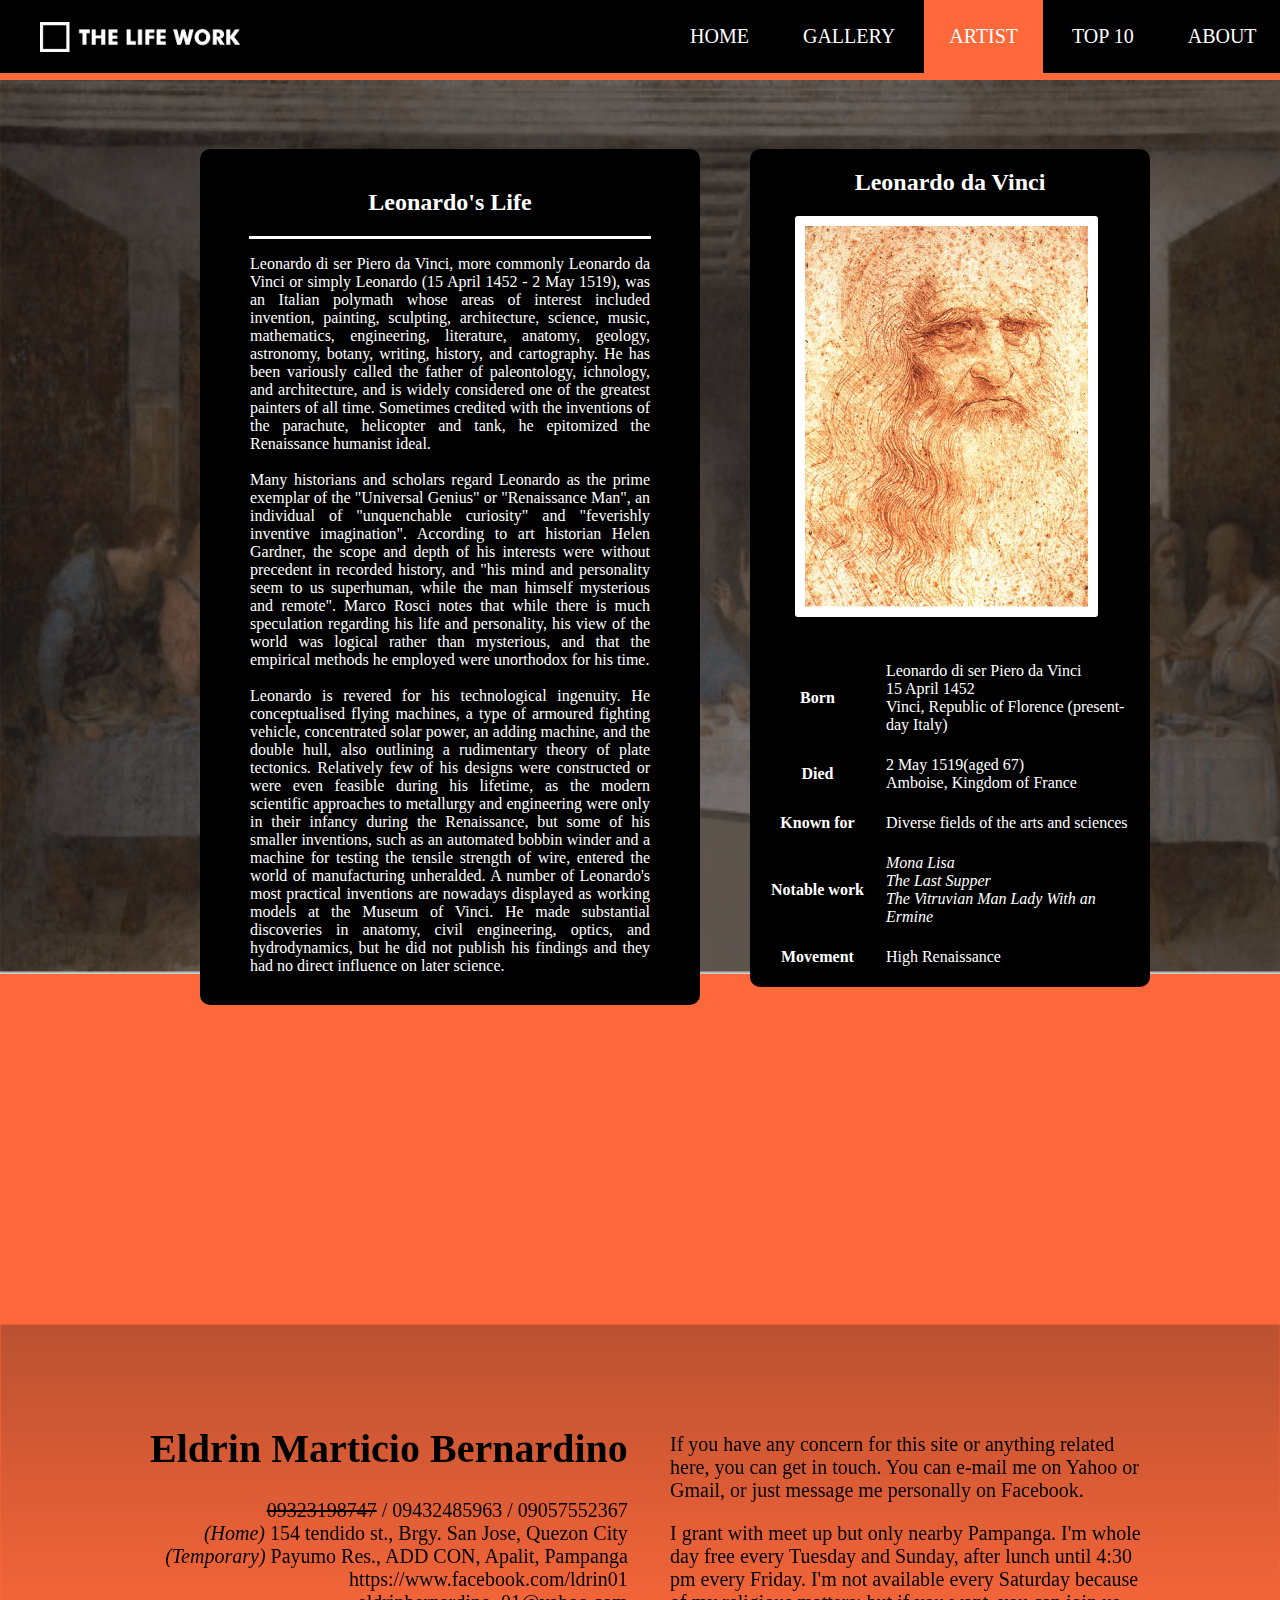
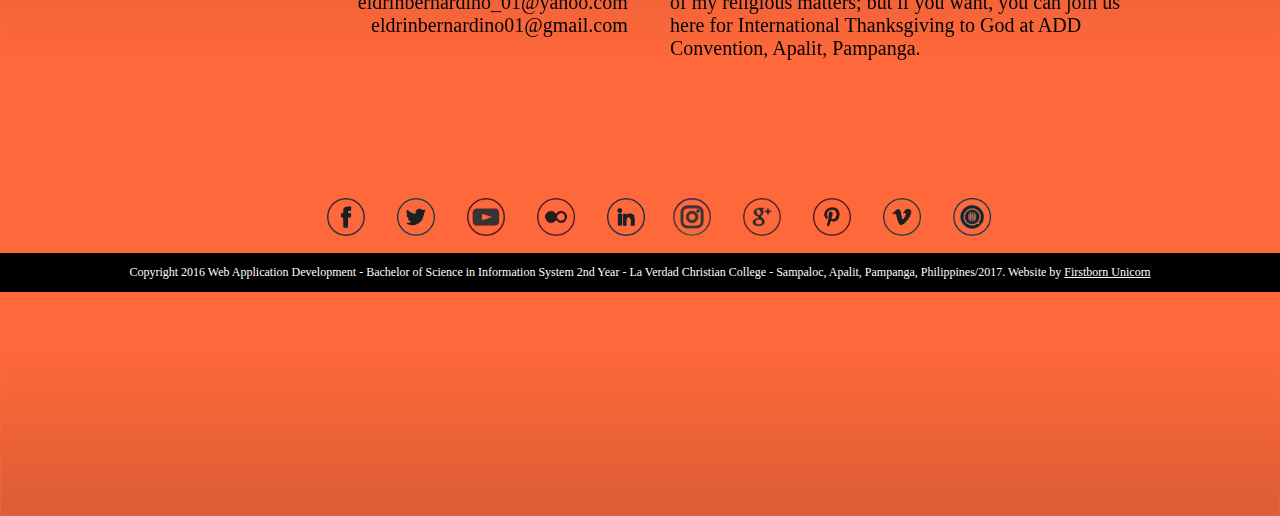
<file: The-Life-Work/davinci.html>
<!DOCTYPE html>
<html lang="en-US">
<head>
	<title>Artist</title>
	<link href="main.css" rel="stylesheet"/>
	<link href="davinci.css" rel="stylesheet"/>
	<link rel="shortcut icon" href="icon.ico"/>
</head>
<body>
	<ul class="menu">
		<div class="logo">
			<a href="index.html"><img src="images/life.png" class="logo-image" height="30px" width="200px"></a>
		</div>
		<a href="index.html"><li class="homenav" >HOME</li></a>
		<a href="gallery.html"><li class="gallerynav">GALLERY</li></a>
		<a href="artist.html"><li class="artistnav">ARTIST</li></a>
		<a href="top10.html"><li class="top10nav">TOP 10</li></a>
		<a href="about.html"><li class="aboutnav">ABOUT</li></a>
	</ul>
	<hr width="100%" class="line" size="6px" color= "#FE683a">
	<img src="images/artist/a5.png" class="a5" width="102%" height="100%">
	<div class="overall">
	<div class="info">
		<div class="story">
			<h2> Leonardo's Life </h2>
			<hr width="80%" class="liner" size="3px" color= "#ffffff">
			<table cellpadding="10" >
				<tbody>
					<tr>
						<p align="center">Leonardo di ser Piero da Vinci, more commonly Leonardo da Vinci or simply Leonardo (15 April 1452 - 2 May 1519), was an Italian polymath whose areas of interest included invention, painting, sculpting, architecture, science, music, mathematics, engineering, literature, anatomy, geology, astronomy, botany, writing, history, and cartography. He has been variously called the father of paleontology, ichnology, and architecture, and is widely considered one of the greatest painters of all time. Sometimes credited with the inventions of the parachute, helicopter and tank, he epitomized the Renaissance humanist ideal.
						<br>
						<br>
						Many historians and scholars regard Leonardo as the prime exemplar of the "Universal Genius" or "Renaissance Man", an individual of "unquenchable curiosity" and "feverishly inventive imagination". According to art historian Helen Gardner, the scope and depth of his interests were without precedent in recorded history, and "his mind and personality seem to us superhuman, while the man himself mysterious and remote". Marco Rosci notes that while there is much speculation regarding his life and personality, his view of the world was logical rather than mysterious, and that the empirical methods he employed were unorthodox for his time.
						<br>
						<br>
						Leonardo is revered for his technological ingenuity. He conceptualised flying machines, a type of armoured fighting vehicle, concentrated solar power, an adding machine, and the double hull, also outlining a rudimentary theory of plate tectonics. Relatively few of his designs were constructed or were even feasible during his lifetime, as the modern scientific approaches to metallurgy and engineering were only in their infancy during the Renaissance, but some of his smaller inventions, such as an automated bobbin winder and a machine for testing the tensile strength of wire, entered the world of manufacturing unheralded. A number of Leonardo's most practical inventions are nowadays displayed as working models at the Museum of Vinci. He made substantial discoveries in anatomy, civil engineering, optics, and hydrodynamics, but he did not publish his findings and they had no direct influence on later science.
						</p>
					</tr>
				</tbody>
			</table>	
		</div>
		<div class="personal">
			<h2>Leonardo da Vinci</h2>
				<table cellspacing="20">
					<tbody>
						<tr align="center">
							<img src="images/artist/5.png" class="picture">
						</tr>
						<tr>
							<th scope="row">Born</th>
							<td>
								<span>Leonardo di ser Piero da Vinci
								</span>
								<br>
								<span>
								15 April 1452
								</span>
								<br>
								<span>
								Vinci, Republic of Florence (present-day Italy)	
								</span>
							</td>
						</tr>
						<tr>
							<th scope="row">Died</th>
							<td>2 May 1519(aged&nbsp;67)<br>
							<span>Amboise, Kingdom of France</span>
							</td>
						</tr>
						<tr>
							<th scope="row">Known&nbsp;for</th>
							<td>Diverse fields of the arts and sciences</td>
						</tr>
						<tr>
							<th scope="row"><span style="white-space:nowrap;">Notable work</span></th>
							<td><i>Mona Lisa</i><br>
							<i>The Last Supper</i><br>
							<i>The Vitruvian Man</i>
							<i>Lady With an Ermine</i>
							</td>
						</tr>
						<tr>
							<th scope="row">Movement</th>
							<td>High Renaissance</td>
						</tr>
					</tbody>
				</table>
		</div>
	</div>
	</div>

	



	<div class="contact1">
		<h1>Eldrin Marticio Bernardino</h1>
		<s>09323198747</s> / 09432485963 / 09057552367<br>
		<i>(Home)</i> 154 tendido st., Brgy. San Jose, Quezon City<br>
		<i>(Temporary)</i> Payumo Res., ADD CON, Apalit, Pampanga<br>
		https://www.facebook.com/ldrin01<br>
		eldrinbernardino_01@yahoo.com<br>
		eldrinbernardino01@gmail.com<br>
	</div>
	<div class="contact2">
		<p>If you have any concern for this site or anything related here, you can get in touch. You
		can e-mail me on Yahoo or Gmail, or just message me personally on Facebook.</p>
		<p>I grant with meet up but only nearby Pampanga. I'm whole day free every Tuesday and Sunday, 
		after lunch until 4:30 pm every Friday. I'm not available every Saturday because of my 
		religious matters; but if you want, you can join us here for International Thanksgiving to God at 
		ADD Convention, Apalit, Pampanga.</p>
	</div>
	<footer>
		<p>Copyright 2016 Web Application Development - Bachelor of Science in Information System 2nd Year - La Verdad Christian
		College - Sampaloc, Apalit, Pampanga, Philippines/2017. Website by <u>Firstborn Unicorn</u></p>
	</footer>
	<img src="images/banner7.png" class="image7" height="88%" width="100%">
	<!-- <img src="images/banner6.jpg" class="image6" height="35%" width="100%"> -->
	<div class="media">
		<img src="images/media1hover.png" class="hover1" height="38px" width="38px">
		<a href="#"><img src="images/media1.png" class="no1" height="38px" width="38px"></a>
		<img src="images/media2hover.png" class="hover2" height="38px" width="38px">
		<a href="#"><img src="images/media2.png" class="no2" height="38px" width="38px"></a>
		<img src="images/media3hover.png" class="hover3" height="38px" width="38px">
		<a href="#"><img src="images/media3.png" class="no3" height="38px" width="38px"></a>
		<img src="images/media4hover.png" class="hover4" height="38px" width="38px">
		<a href="#"><img src="images/media4.png" class="no4" height="38px" width="38px"></a>
		<img src="images/media5hover.png" class="hover5" height="38px" width="38px">
		<a href="#"><img src="images/media5.png" class="no5" height="38px" width="38px"></a>
	</div>
	<div class="media2">
		<img src="images/media6hover.png" class="hover6" height="38px" width="38px">
		<a href="#"><img src="images/media6.png" class="no6" height="38px" width="38px"></a>
		<img src="images/media7hover.png" class="hover7" height="38px" width="38px">
		<a href="#"><img src="images/media7.png" class="no7" height="38px" width="38px"></a>
		<img src="images/media8hover.png" class="hover8" height="38px" width="38px">
		<a href="#"><img src="images/media8.png" class="no8" height="38px" width="38px"></a>
		<img src="images/media9hover.png" class="hover9" height="38px" width="38px">
		<a href="#"><img src="images/media9.png" class="no9" height="38px" width="38px"></a>
		<img src="images/media10hover.png" class="hover10" height="38px" width="38px">
		<a href="#"><img src="images/media10.png" class="no10" height="38px" width="38px"></a>
	</div>
</body>
</html>
</file>
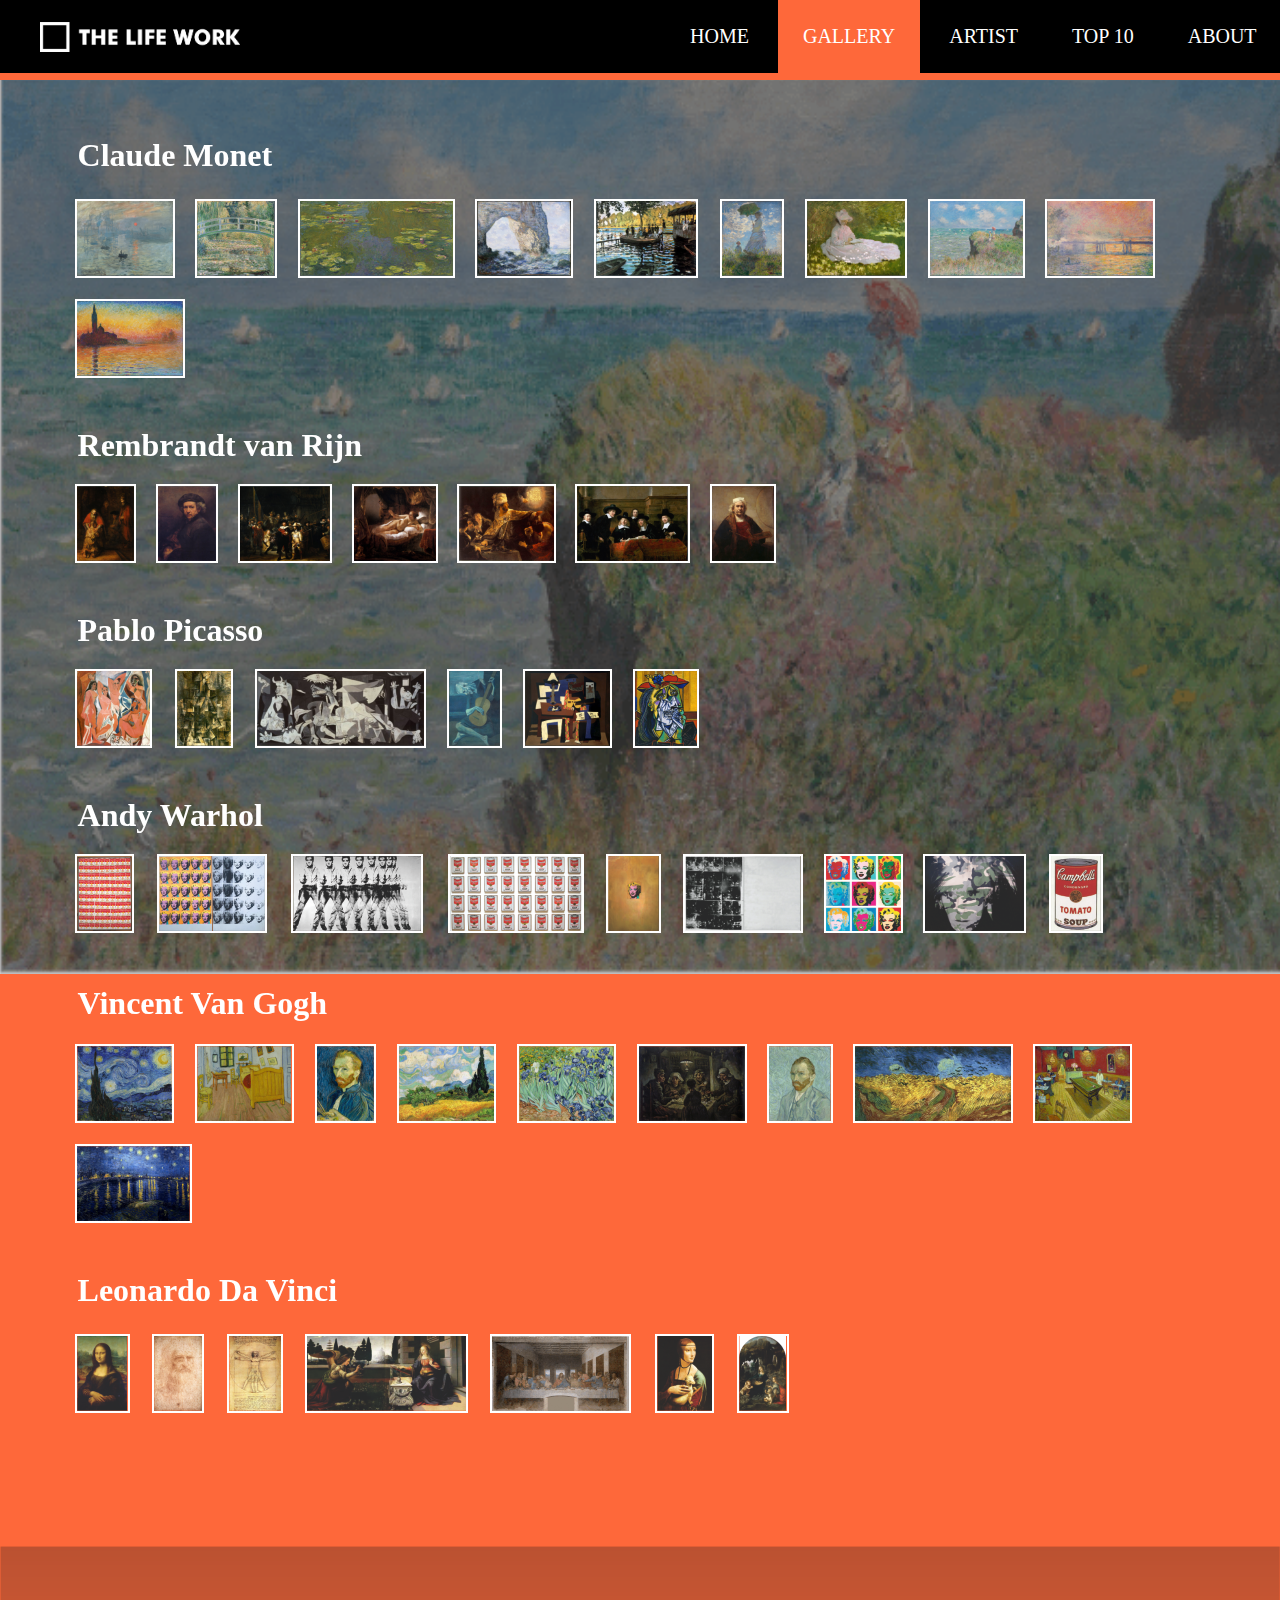
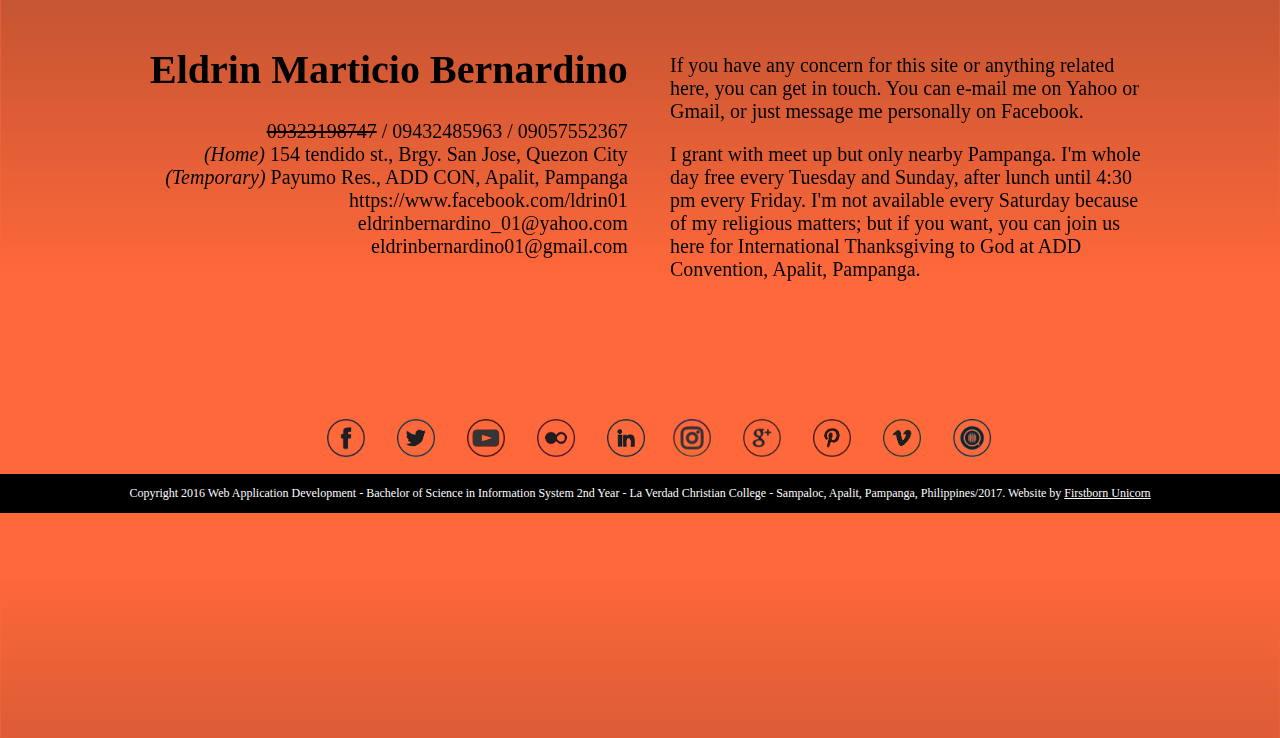
<file: The-Life-Work/gallery.html>
<!DOCTYPE html>
<html lang="en-US">
<head>
	<title>Gallery</title>
	<link href="main.css" rel="stylesheet"/>
	<link href="gallerynav.css" rel="stylesheet"/>
	<link rel="shortcut icon" href="icon.ico"/>
</head>
<body>
	<ul class="menu">
		<div class="logo">
			<a href="index.html"><img src="images/life.png" class="logo-image" height="30px" width="200px"></a>
		</div>
		<a href="index.html"><li class="homenav" >HOME</li></a>
		<a href="gallery.html"><li class="gallerynav">GALLERY</li></a>
		<a href="artist.html"><li class="artistnav">ARTIST</li></a>
		<a href="top10.html"><li class="top10nav">TOP 10</li></a>
		<a href="about.html"><li class="aboutnav">ABOUT</li></a>
	</ul>
<hr width="100%" class="line" size="6px" color= "#FE683a">
	<!-- <img src="images/testing.png"> -->

	<img src="images/forgallery.png" class="wallpaper" width="102%" height="100%">
<a href="monet.html"><h1 class="monet" id="monetback">Claude Monet</h1></a>
	<div class="firstline">

				<div class="button1">
					<a  href="#popup1"><img src="images/thumbnail/thumbnail1.png" class="picture1"> </a>
				</div>
				<div id="popup1" class="overlay1">
					<div class="popup1">
						<a class="close" href="#"><strong>x</strong></a>
						<div class="content">
							Soleil Levant
						</div>
						<img src="images/bigpicture/bigpicture1.png" class="bigpicture1" width="672px" height="523px">
					</div>
				</div>

				<div class="button2">
					<a  href="#popup2"><img src="images/thumbnail/thumbnail2.png" class="picture2"> </a>
				</div>
				<div id="popup2" class="overlay2">
					<div class="popup2">
						<a class="close" href="#"><strong>x</strong></a>
						<div class="content">
							Water Lilies and Japanese Bridge
						</div>
						<img src="images/bigpicture/bigpicture2.png" class="bigpicture2" width="539px" height="523px">
					</div>
				</div>

				<div class="button3">
					<a  href="#popup3"><img src="images/thumbnail/thumbnail3.png" class="picture3"> </a>
				</div>
				<div id="popup3" class="overlay3">
					<div class="popup3">
						<a class="close" href="#"><strong>x</strong></a>
						<div class="content">
							Le Bassin Aux Nympheas
						</div>
						<img src="images/bigpicture/bigpicture3.png" class="bigpicture3" width="1065px" height="523px">
					</div>
				</div>

				<div class="button4">
					<a  href="#popup4"><img src="images/thumbnail/thumbnail4.png" class="picture4"> </a>
				</div>
				<div id="popup4" class="overlay4">
					<div class="popup4">
						<a class="close" href="#"><strong>x</strong></a>
						<div class="content">
							The Cliffs at Etretat
						</div>
						<img src="images/bigpicture/bigpicture4.png" class="bigpicture4" width="653px" height="523px">
					</div>
				</div>

				<div class="button5">
					<a  href="#popup5"><img src="images/thumbnail/thumbnail5.png" class="picture5"> </a>
				</div>
				<div id="popup5" class="overlay5">
					<div class="popup5">
						<a class="close" href="#"><strong>x</strong></a>
						<div class="content">
							La Grenouillere
						</div>
						<img src="images/bigpicture/bigpicture5.png" class="bigpicture5" width="679px" height="523px">
					</div>
				</div>

				<div class="button6">
					<a  href="#popup6"><img src="images/thumbnail/thumbnail6.png" class="picture6"> </a>
				</div>
				<div id="popup6" class="overlay6">
					<div class="popup6">
						<a class="close" href="#"><strong>x</strong></a>
						<div class="content">
							Woman with a Parasol
						</div>
						<img src="images/bigpicture/bigpicture6.png" class="bigpicture6" width="421px" height="523px">
					</div>
				</div>

				<div class="button7">
					<a  href="#popup7"><img src="images/thumbnail/thumbnail7.png" class="picture7"> </a>
				</div>
				<div id="popup7" class="overlay7">
					<div class="popup7">
						<a class="close" href="#"><strong>x</strong></a>
						<div class="content">
							Springtime
						</div>
						<img src="images/bigpicture/bigpicture7.png" class="bigpicture7" width="683px" height="523px">
					</div>
				</div>

				<div class="button8">
					<a  href="#popup8"><img src="images/thumbnail/thumbnail8.png" class="picture8"> </a>
				</div>
				<div id="popup8" class="overlay8">
					<div class="popup8">
						<a class="close" href="#"><strong>x</strong></a>
						<div class="content">
							Cliff Walk at Pourville
						</div>
						<img src="images/bigpicture/bigpicture8.png" class="bigpicture8" width="652px" height="523px">
					</div>
				</div>

				<div class="button9">
					<a  href="#popup9"><img src="images/thumbnail/thumbnail9.png" class="picture9"> </a>
				</div>
				<div id="popup9" class="overlay9">
					<div class="popup9">
						<a class="close" href="#"><strong>x</strong></a>
						<div class="content">
							Charing Cross Bridge
						</div>
						<img src="images/bigpicture/bigpicture9.png" class="bigpicture9" width="743px" height="523px">
					</div>
				</div>
				<div class="button10">
					<a  href="#popup10"><img src="images/thumbnail/thumbnail10.png" class="picture10"> </a>
				</div>
				<div id="popup10" class="overlay10">
					<div class="popup10">
						<a class="close" href="#"><strong>x</strong></a>
						<div class="content">
							Saint Georges Majeur Au Crepuscule
						</div>
						<img src="images/bigpicture/bigpicture10.png" class="bigpicture10" width="672px" height="523px">
					</div>
				</div>
	</div>
<a href="rembrandt.html"><h1 class="rembrandt" id="rembrandtback">Rembrandt van Rijn</h1></a>
	<div class="secondline">

				<div class="button11">
					<a  href="#popup11"><img src="images/thumbnail/thumbnail11.png" class="picture11"> </a>
				</div>
				<div id="popup11" class="overlay11">
					<div class="popup11">
						<a class="close" href="#monetback"><strong>x</strong></a>
						<div class="content">
							Return of the Prodigal Son
						</div>
						<img src="images/bigpicture/bigpicture11.png" class="bigpicture11" width="401px" height="523px">
					</div>
				</div>

				<div class="button12">
					<a  href="#popup12"><img src="images/thumbnail/thumbnail12.png" class="picture12"> </a>
				</div>
				<div id="popup12" class="overlay12">
					<div class="popup12">
						<a class="close" href="#monetback"><strong>x</strong></a>
						<div class="content">
							Turned up Collar Self Portrait
						</div>
						<img src="images/bigpicture/bigpicture12.png" class="bigpicture12" width="407px" height="523px">
					</div>
				</div>

				<div class="button13">
					<a  href="#popup13"><img src="images/thumbnail/thumbnail13.png" class="picture13"> </a>
				</div>
				<div id="popup13" class="overlay13">
					<div class="popup13">
						<a class="close" href="#monetback"><strong>x</strong></a>
						<div class="content">
							The Nightwatch
						</div>
						<img src="images/bigpicture/bigpicture13.png" class="bigpicture13" width="628px" height="523px">
					</div>
				</div>

				<div class="button14">
					<a  href="#popup14"><img src="images/thumbnail/thumbnail14.png" class="picture14"> </a>
				</div>
				<div id="popup14" class="overlay14">
					<div class="popup14">
						<a class="close" href="#monetback"><strong>x</strong></a>
						<div class="content">
							Danae
						</div>
						<img src="images/bigpicture/bigpicture14.png" class="bigpicture14" width="576px" height="523px">
					</div>
				</div>

				<div class="button15">
					<a  href="#popup15"><img src="images/thumbnail/thumbnail15.png" class="picture15"> </a>
				</div>
				<div id="popup15" class="overlay15">
					<div class="popup15">
						<a class="close" href="#monetback"><strong>x</strong></a>
						<div class="content">
							Belshazzar's Feast
						</div>
						<img src="images/bigpicture/bigpicture15.png" class="bigpicture15" width="661px" height="523px">
					</div>
				</div>

				<div class="button16">
					<a  href="#popup16"><img src="images/thumbnail/thumbnail16.png" class="picture16"> </a>
				</div>
				<div id="popup16" class="overlay16">
					<div class="popup16">
						<a class="close" href="#monetback"><strong>x</strong></a>
						<div class="content">
							The Syndics of the Clothmaker's
						</div>
						<img src="images/bigpicture/bigpicture16.png" class="bigpicture16" width="770px" height="523px">
					</div>
				</div>

				<div class="button17">
					<a  href="#popup17"><img src="images/thumbnail/thumbnail17.png" class="picture17"> </a>
				</div>
				<div id="popup17" class="overlay17">
					<div class="popup17">
						<a class="close" href="#monetback"><strong>x</strong></a>
						<div class="content">
							Self Portrait
						</div>
						<img src="images/bigpicture/bigpicture17.png" class="bigpicture17" width="434px" height="523px">
					</div>
				</div>
	</div>
<a href="pablopicasso.html"><h1 class="picasso" id="picassoback">Pablo Picasso</h1></a>
	<div class="thirdline">
				<div class="button18">
					<a  href="#popup18"><img src="images/thumbnail/thumbnail18.png" class="picture18"> </a>
				</div>
				<div id="popup18" class="overlay18">
					<div class="popup18">
						<a class="close" href="#rembrandtback"><strong>x</strong></a>
						<div class="content">
							Les Demoiselles d Avignon
						</div>
						<img src="images/bigpicture/bigpicture18.png" class="bigpicture18" width="508px" height="523px">
					</div>
				</div>

				<div class="button19">
					<a  href="#popup19"><img src="images/thumbnail/thumbnail19.png" class="picture19"> </a>
				</div>
				<div id="popup19" class="overlay19">
					<div class="popup19">
						<a class="close" href="#rembrandtback"><strong>x</strong></a>
						<div class="content">
							Ma Jolie
						</div>
						<img src="images/bigpicture/bigpicture19.png" class="bigpicture19" width="375px" height="523px">
					</div>
				</div>

				<div class="button20">
					<a  href="#popup20"><img src="images/thumbnail/thumbnail20.png" class="picture20"> </a>
				</div>
				<div id="popup20" class="overlay20">
					<div class="popup20">
						<a class="close" href="#rembrandtback"><strong>x</strong></a>
						<div class="content">
							Picasso Guernica
						</div>
						<img src="images/bigpicture/bigpicture20.png" class="bigpicture20" width="1166px" height="523px">
					</div>
				</div>

				<div class="button21">
					<a  href="#popup21"><img src="images/thumbnail/thumbnail21.png" class="picture21"> </a>
				</div>
				<div id="popup21" class="overlay21">
					<div class="popup21">
						<a class="close" href="#rembrandtback"><strong>x</strong></a>
						<div class="content">
							Old Guitarist
						</div>
						<img src="images/bigpicture/bigpicture21.png" class="bigpicture21" width="353px" height="523px">
					</div>
				</div>

				<div class="button22">
					<a  href="#popup22"><img src="images/thumbnail/thumbnail22.png" class="picture22"> </a>
				</div>
				<div id="popup22" class="overlay22">
					<div class="popup22">
						<a class="close" href="#rembrandtback"><strong>x</strong></a>
						<div class="content">
							Three Musicians
						</div>
						<img src="images/bigpicture/bigpicture22.png" class="bigpicture22" width="590px" height="523px">
					</div>
				</div>

				<div class="button23">
					<a  href="#popup23"><img src="images/thumbnail/thumbnail23.png" class="picture23"> </a>
				</div>
				<div id="popup23" class="overlay23">
					<div class="popup23">
						<a class="close" href="#rembrandtback"><strong>x</strong></a>
						<div class="content">
							The Weeping Woman
						</div>
						<img src="images/bigpicture/bigpicture23.png" class="bigpicture23" width="430px" height="523px">
					</div>
				</div>
	</div>
<a href="andywarhol.html"><h1 class="warhol" id="warholback">Andy Warhol</h1></a>
	<div class="fourthline">
				<div class="button24">
					<a  href="#popup24"><img src="images/thumbnail/thumbnail24.png" class="picture24"> </a>
				</div>
				<div id="popup24" class="overlay24">
					<div class="popup24">
						<a class="close" href="#picassoback"><strong>x</strong></a>
						<div class="content">
							100 Cans
						</div>
						<img src="images/bigpicture/bigpicture24.png" class="bigpicture24" width="382px" height="523px">
					</div>
				</div>

				<div class="button25">
					<a  href="#popup25"><img src="images/thumbnail/thumbnail25.png" class="picture25"> </a>
				</div>
				<div id="popup25" class="overlay25">
					<div class="popup25">
						<a class="close" href="#picassoback"><strong>x</strong></a>
						<div class="content">
							Marilyn Diptych
						</div>
						<img src="images/bigpicture/bigpicture25.png" class="bigpicture25" width="738px" height="523px">
					</div>
				</div>

				<div class="button26">
					<a  href="#popup26"><img src="images/thumbnail/thumbnail26.png" class="picture26"> </a>
				</div>
				<div id="popup26" class="overlay26">
					<div class="popup26">
						<a class="close" href="#picassoback"><strong>x</strong></a>
						<div class="content">
							Eight Elvises
						</div>
						<img src="images/bigpicture/bigpicture26.png" class="bigpicture26" width="890px" height="523px">
					</div>
				</div>
				<div class="button27">
					<a  href="#popup27"><img src="images/thumbnail/thumbnail27.png" class="picture27"> </a>
				</div>
				<div id="popup27" class="overlay27">
					<div class="popup27">
						<a class="close" href="#picassoback"><strong>x</strong></a>
						<div class="content">
							Campbell's Soup
						</div>
						<img src="images/bigpicture/bigpicture27.png" class="bigpicture27" width="920px" height="523px">
					</div>
				</div>

				<div class="button28">
					<a  href="#popup28"><img src="images/thumbnail/thumbnail28.png" class="picture28"> </a>
				</div>
				<div id="popup28" class="overlay28">
					<div class="popup28">
						<a class="close" href="#picassoback"><strong>x</strong></a>
						<div class="content">
							Gold Marilyn
						</div>
						<img src="images/bigpicture/bigpicture28.png" class="bigpicture28" width="354px" height="523px">
					</div>
				</div>

				<div class="button29">
					<a  href="#popup29"><img src="images/thumbnail/thumbnail29.png" class="picture29"> </a>
				</div>
				<div id="popup29" class="overlay29">
					<div class="popup29">
						<a class="close" href="#picassoback"><strong>x</strong></a>
						<div class="content">
							Carcrash
						</div>
						<img src="images/bigpicture/bigpicture29.png" class="bigpicture29" width="809px" height="523px">
					</div>
				</div>

				<div class="button30">
					<a  href="#popup30"><img src="images/thumbnail/thumbnail30.png" class="picture30"> </a>
				</div>
				<div id="popup30" class="overlay30">
					<div class="popup30">
						<a class="close" href="#picassoback"><strong>x</strong></a>
						<div class="content">
							Colorful Heads
						</div>
						<img src="images/bigpicture/bigpicture30.png" class="bigpicture30" width="527px" height="523px">
					</div>
				</div>

				<div class="button31">
					<a  href="#popup31"><img src="images/thumbnail/thumbnail31.png" class="picture31"> </a>
				</div>
				<div id="popup31" class="overlay31">
					<div class="popup31">
						<a class="close" href="#picassoback"><strong>x</strong></a>
						<div class="content">
							Camouflage Self Portrait
						</div>
						<img src="images/bigpicture/bigpicture31.png" class="bigpicture31" width="697px" height="523px">
					</div>
				</div>

				<div class="button32">
					<a  href="#popup32"><img src="images/thumbnail/thumbnail32.png" class="picture32"> </a>
				</div>
				<div id="popup32" class="overlay32">
					<div class="popup32">
						<a class="close" href="#picassoback"><strong>x</strong></a>
						<div class="content">
							Campbell's Soup
						</div>
						<img src="images/bigpicture/bigpicture32.png" class="bigpicture32" width="347px" height="523px">
					</div>
				</div>
	</div> 
<a href="vangogh.html"><h1 class="vangogh" id="vangoghback">Vincent Van Gogh</h1></a>
	<div class="fifthline">
				<div class="button33">
					<a  href="#popup33"><img src="images/thumbnail/thumbnail33.png" class="picture33"> </a>
				</div>
				<div id="popup33" class="overlay33">
					<div class="popup33">
						<a class="close" href="#warholback"><strong>x</strong></a>
						<div class="content">
							Starry Night
						</div>
						<img src="images/bigpicture/bigpicture33.png" class="bigpicture33" width="660px" height="523px">
					</div>
				</div>

				<div class="button34">
					<a  href="#popup34"><img src="images/thumbnail/thumbnail34.png" class="picture34"> </a>
				</div>
				<div id="popup34" class="overlay34">
					<div class="popup34">
						<a class="close" href="#warholback"><strong>x</strong></a>
						<div class="content">
							Bedroom in Arles
						</div>
						<img src="images/bigpicture/bigpicture34.png" class="bigpicture34" width="659px" height="523px">
					</div>
				</div>

				<div class="button35">
					<a  href="#popup35"><img src="images/thumbnail/thumbnail35.png" class="picture35"> </a>
				</div>
				<div id="popup35" class="overlay35">
					<div class="popup35">
						<a class="close" href="#warholback"><strong>x</strong></a>
						<div class="content">
							Self Portrait
						</div>
						<img src="images/bigpicture/bigpicture35.png" class="bigpicture35" width="399px" height="523px">
					</div>
				</div>

				<div class="button36">
					<a  href="#popup36"><img src="images/thumbnail/thumbnail36.png" class="picture36"> </a>
				</div>
				<div id="popup36" class="overlay36">
					<div class="popup36">
						<a class="close" href="#warholback"><strong>x</strong></a>
						<div class="content">
							Wheat Field with Cypresses
						</div>
						<img src="images/bigpicture/bigpicture36.png" class="bigpicture36" width="661px" height="523px">
					</div>
				</div>
				<div class="button37">
					<a  href="#popup37"><img src="images/thumbnail/thumbnail37.png" class="picture37"> </a>
				</div>
				<div id="popup37" class="overlay37">
					<div class="popup37">
						<a class="close" href="#warholback"><strong>x</strong></a>
						<div class="content">
							Irises
						</div>
						<img src="images/bigpicture/bigpicture37.png" class="bigpicture37" width="663px" height="523px">
					</div>
				</div>

				<div class="button38">
					<a  href="#popup38"><img src="images/thumbnail/thumbnail38.png" class="picture38"> </a>
				</div>
				<div id="popup38" class="overlay38">
					<div class="popup38">
						<a class="close" href="#warholback"><strong>x</strong></a>
						<div class="content">
							The Potato Eaters
						</div>
						<img src="images/bigpicture/bigpicture38.png" class="bigpicture38" width="741px" height="523px">
					</div>
				</div>

				<div class="button39">
					<a  href="#popup39"><img src="images/thumbnail/thumbnail39.png" class="picture39"> </a>
				</div>
				<div id="popup39" class="overlay39">
					<div class="popup39">
						<a class="close" href="#warholback"><strong>x</strong></a>
						<div class="content">
							Self Portrait
						</div>
						<img src="images/bigpicture/bigpicture39.png" class="bigpicture39" width="430px" height="523px">
					</div>
				</div>

				<div class="button40">
					<a  href="#popup40"><img src="images/thumbnail/thumbnail40.png" class="picture40"> </a>
				</div>
				<div id="popup40" class="overlay40">
					<div class="popup40">
						<a class="close" href="#warholback"><strong>x</strong></a>
						<div class="content">
							Wheat Field with Crows
						</div>
						<img src="images/bigpicture/bigpicture40.png" class="bigpicture40" width="1092px" height="523px">
					</div>
				</div>

				<div class="button41">
					<a  href="#popup41"><img src="images/thumbnail/thumbnail41.png" class="picture41"> </a>
				</div>
				<div id="popup41" class="overlay41">
					<div class="popup41">
						<a class="close" href="#warholback"><strong>x</strong></a>
						<div class="content">
							The Night Cafe
						</div>
						<img src="images/bigpicture/bigpicture41.png" class="bigpicture41" width="664px" height="523px">
					</div>
				</div>

				<div class="button42">
					<a  href="#popup42"><img src="images/thumbnail/thumbnail42.png" class="picture42"> </a>
				</div>
				<div id="popup42" class="overlay42">
					<div class="popup42">
						<a class="close" href="#warholback"><strong>x</strong></a>
						<div class="content">
							Starry Night over the Rhone
						</div>
						<img src="images/bigpicture/bigpicture42.png" class="bigpicture42" width="785px" height="523px">
					</div>
				</div>
	</div>
<a href="davinci.html"><h1 class="davinci" id="davinciback">Leonardo Da Vinci</h1></a>
	<div class="sixthline">
				<div class="button43">
					<a  href="#popup43"><img src="images/thumbnail/thumbnail43.png" class="picture43"> </a>
				</div>
				<div id="popup43" class="overlay43">
					<div class="popup43">
						<a class="close" href="#vangoghback"><strong>x</strong></a>
						<div class="content">
							Mona Lisa
						</div>
						<img src="images/bigpicture/bigpicture43.png" class="bigpicture43" width="351px" height="523px">
					</div>
				</div>

				<div class="button44">
					<a  href="#popup44"><img src="images/thumbnail/thumbnail44.png" class="picture44"> </a>
				</div>
				<div id="popup44" class="overlay44">
					<div class="popup44">
						<a class="close" href="#vangoghback"><strong>x</strong></a>
						<div class="content">
							Red Chalk Self Portrait
						</div>
						<img src="images/bigpicture/bigpicture44.png" class="bigpicture44" width="335px" height="523px">
					</div>
				</div>

				<div class="button45">
					<a  href="#popup45"><img src="images/thumbnail/thumbnail45.png" class="picture45"> </a>
				</div>
				<div id="popup45" class="overlay45">
					<div class="popup45">
						<a class="close" href="#vangoghback"><strong>x</strong></a>
						<div class="content">
							Vitruvian Man
						</div>
						<img src="images/bigpicture/bigpicture45.png" class="bigpicture45" width="362px" height="523px">
					</div>
				</div>

				<div class="button46">
					<a  href="#popup46"><img src="images/thumbnail/thumbnail46.png" class="picture46"> </a>
				</div>
				<div id="popup46" class="overlay46">
					<div class="popup46">
						<a class="close" href="#vangoghback"><strong>x</strong></a>
						<div class="content">
							Annun Stitc
						</div>
						<img src="images/bigpicture/bigpicture46.png" class="bigpicture46" width="1109px" height="523px">
					</div>
				</div>
				<div class="button47">
					<a  href="#popup47"><img src="images/thumbnail/thumbnail47.png" class="picture47"> </a>
				</div>
				<div id="popup47" class="overlay47">
					<div class="popup47">
						<a class="close" href="#vangoghback"><strong>x</strong></a>
						<div class="content">
							Last Supper
						</div>
						<img src="images/bigpicture/bigpicture47.png" class="bigpicture47" width="960px" height="523px">
					</div>
				</div>

				<div class="button48">
					<a  href="#popup48"><img src="images/thumbnail/thumbnail48.png" class="picture48"> </a>
				</div>
				<div id="popup48" class="overlay48">
					<div class="popup48">
						<a class="close" href="#vangoghback"><strong>x</strong></a>
						<div class="content">
							The Lady with an Ermine
						</div>
						<img src="images/bigpicture/bigpicture48.png" class="bigpicture48" width="383px" height="523px">
					</div>
				</div>

				<div class="button49">
					<a  href="#popup49"><img src="images/thumbnail/thumbnail49.png" class="picture49"> </a>
				</div>
				<div id="popup49" class="overlay49">
					<div class="popup49">
						<a class="close" href="#vangoghback"><strong>x</strong></a>
						<div class="content">
							Vergine delle Rocce
						</div>
						<img src="images/bigpicture/bigpicture49.png" class="bigpicture49" width="330px" height="523px">
					</div>
				</div> 
	</div>
	
</body>
</html>


























































































	<div class="contact1">
		<h1>Eldrin Marticio Bernardino</h1>
		<s>09323198747</s> / 09432485963 / 09057552367<br>
		<i>(Home)</i> 154 tendido st., Brgy. San Jose, Quezon City<br>
		<i>(Temporary)</i> Payumo Res., ADD CON, Apalit, Pampanga<br>
		https://www.facebook.com/ldrin01<br>
		eldrinbernardino_01@yahoo.com<br>
		eldrinbernardino01@gmail.com<br>
	</div>
	<div class="contact2">
		<p>If you have any concern for this site or anything related here, you can get in touch. You
		can e-mail me on Yahoo or Gmail, or just message me personally on Facebook.</p>
		<p>I grant with meet up but only nearby Pampanga. I'm whole day free every Tuesday and Sunday, 
		after lunch until 4:30 pm every Friday. I'm not available every Saturday because of my 
		religious matters; but if you want, you can join us here for International Thanksgiving to God at 
		ADD Convention, Apalit, Pampanga.</p>
	</div>
	<footer>
		<p>Copyright 2016 Web Application Development - Bachelor of Science in Information System 2nd Year - La Verdad Christian
		College - Sampaloc, Apalit, Pampanga, Philippines/2017. Website by <u>Firstborn Unicorn</u></p>
	</footer>
	<img src="images/banner7.png" class="image7" height="88%" width="100%">
	<!-- <img src="images/banner6.jpg" class="image6" height="35%" width="100%"> -->
	<div class="media">
		<img src="images/media1hover.png" class="hover1" height="38px" width="38px">
		<a href="#"><img src="images/media1.png" class="no1" height="38px" width="38px"></a>
		<img src="images/media2hover.png" class="hover2" height="38px" width="38px">
		<a href="#"><img src="images/media2.png" class="no2" height="38px" width="38px"></a>
		<img src="images/media3hover.png" class="hover3" height="38px" width="38px">
		<a href="#"><img src="images/media3.png" class="no3" height="38px" width="38px"></a>
		<img src="images/media4hover.png" class="hover4" height="38px" width="38px">
		<a href="#"><img src="images/media4.png" class="no4" height="38px" width="38px"></a>
		<img src="images/media5hover.png" class="hover5" height="38px" width="38px">
		<a href="#"><img src="images/media5.png" class="no5" height="38px" width="38px"></a>
	</div>
	<div class="media2">
		<img src="images/media6hover.png" class="hover6" height="38px" width="38px">
		<a href="#"><img src="images/media6.png" class="no6" height="38px" width="38px"></a>
		<img src="images/media7hover.png" class="hover7" height="38px" width="38px">
		<a href="#"><img src="images/media7.png" class="no7" height="38px" width="38px"></a>
		<img src="images/media8hover.png" class="hover8" height="38px" width="38px">
		<a href="#"><img src="images/media8.png" class="no8" height="38px" width="38px"></a>
		<img src="images/media9hover.png" class="hover9" height="38px" width="38px">
		<a href="#"><img src="images/media9.png" class="no9" height="38px" width="38px"></a>
		<img src="images/media10hover.png" class="hover10" height="38px" width="38px">
		<a href="#"><img src="images/media10.png" class="no10" height="38px" width="38px"></a>
	</div>
</file>
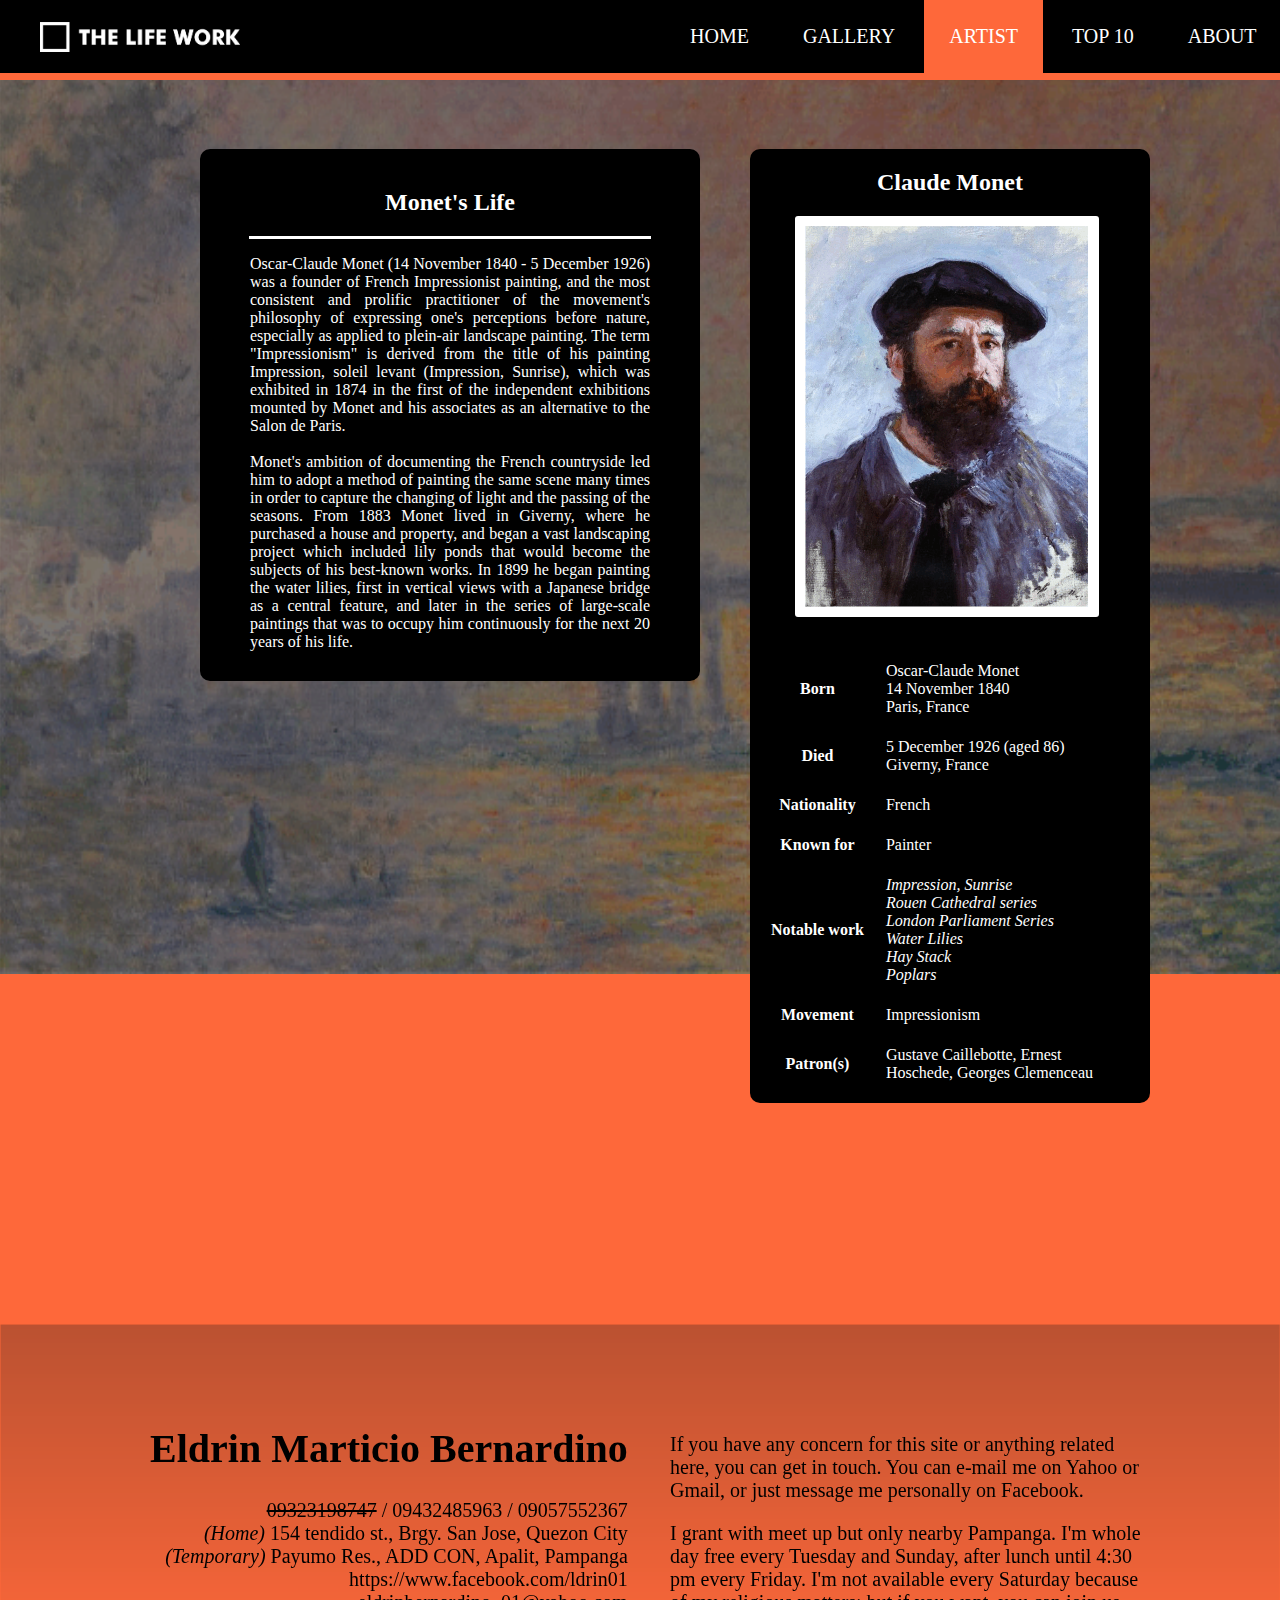
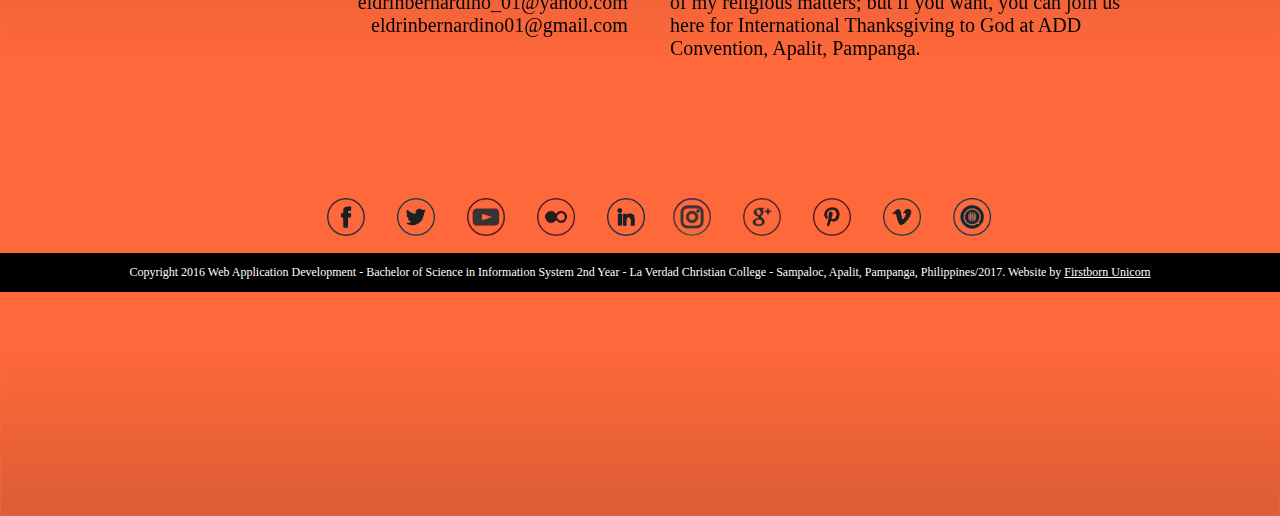
<file: The-Life-Work/monet.html>
<!DOCTYPE html>
<html lang="en-US">
<head>
	<title>Artist</title>
	<link href="main.css" rel="stylesheet"/>
	<link href="monet.css" rel="stylesheet"/>
	<link rel="shortcut icon" href="icon.ico"/>
</head>
<body>
	<ul class="menu">
		<div class="logo">
			<a href="index.html"><img src="images/life.png" class="logo-image" height="30px" width="200px"></a>
		</div>
		<a href="index.html"><li class="homenav" >HOME</li></a>
		<a href="gallery.html"><li class="gallerynav">GALLERY</li></a>
		<a href="artist.html"><li class="artistnav">ARTIST</li></a>
		<a href="top10.html"><li class="top10nav">TOP 10</li></a>
		<a href="about.html"><li class="aboutnav">ABOUT</li></a>
	</ul>
	<hr width="100%" class="line" size="6px" color= "#FE683a">
	<img src="images/artist/a6.png" class="a6" width="102%" height="100%">
	<div class="overall">
	<div class="info">
		<div class="story">
			<h2> Monet's Life </h2>
			<hr width="80%" class="liner" size="3px" color= "#ffffff">
			<table cellpadding="10" >
				<tbody>
					<tr>
						<p align="center">Oscar-Claude Monet (14 November 1840 - 5 December 1926) was a founder of French Impressionist painting, and the most consistent and prolific practitioner of the movement's philosophy of expressing one's perceptions before nature, especially as applied to plein-air landscape painting. The term "Impressionism" is derived from the title of his painting Impression, soleil levant (Impression, Sunrise), which was exhibited in 1874 in the first of the independent exhibitions mounted by Monet and his associates as an alternative to the Salon de Paris.
						<br>
						<br>
						Monet's ambition of documenting the French countryside led him to adopt a method of painting the same scene many times in order to capture the changing of light and the passing of the seasons. From 1883 Monet lived in Giverny, where he purchased a house and property, and began a vast landscaping project which included lily ponds that would become the subjects of his best-known works. In 1899 he began painting the water lilies, first in vertical views with a Japanese bridge as a central feature, and later in the series of large-scale paintings that was to occupy him continuously for the next 20 years of his life.
						</p>
					</tr>
				</tbody>
			</table>	
		</div>
		<div class="personal">
			<h2>Claude Monet</h2>
				<table cellspacing="20">
					<tbody>
						<tr align="center">
							<img src="images/artist/6.png" class="picture">
						</tr>
						<tr>
							<th scope="row">Born</th>
							<td>
								<span>Oscar-Claude Monet
								</span>
								<br>
								<span>
								14 November 1840
								</span>
								<br>
								<span>
								Paris, France
								</span>
							</td>
						</tr>
						<tr>
							<th scope="row">Died</th>
							<td>5 December 1926 (aged&nbsp;86)<br>
							<span>Giverny, France</span>
							</td>
						</tr>
						<tr>
							<th scope="row">Nationality</th>
							<td>French</td>
						</tr>
						<tr>
							<th scope="row">Known&nbsp;for</th>
							<td>Painter</td>
						</tr>
						<tr>
							<th scope="row"><span style="white-space:nowrap;">Notable work</span></th>
							<td><i>Impression,</i>
							<i>Sunrise</i><br>
							<i>Rouen Cathedral series</i><br>
							<i>London Parliament Series</i><br>
							<i>Water Lilies</i><br>
							<i>Hay Stack</i><br>
							<i>Poplars</i></td>
						</tr>
						<tr>
							<th scope="row">Movement</th>
							<td>Impressionism</td>
						</tr>
						<tr>
							<th scope="row"><span>Patron(s)</span></th>
							<td>Gustave Caillebotte, Ernest Hoschede, Georges Clemenceau</td>
						</tr>
					</tbody>
				</table>
		</div>
	</div>
	</div>

	



	<div class="contact1">
		<h1>Eldrin Marticio Bernardino</h1>
		<s>09323198747</s> / 09432485963 / 09057552367<br>
		<i>(Home)</i> 154 tendido st., Brgy. San Jose, Quezon City<br>
		<i>(Temporary)</i> Payumo Res., ADD CON, Apalit, Pampanga<br>
		https://www.facebook.com/ldrin01<br>
		eldrinbernardino_01@yahoo.com<br>
		eldrinbernardino01@gmail.com<br>
	</div>
	<div class="contact2">
		<p>If you have any concern for this site or anything related here, you can get in touch. You
		can e-mail me on Yahoo or Gmail, or just message me personally on Facebook.</p>
		<p>I grant with meet up but only nearby Pampanga. I'm whole day free every Tuesday and Sunday, 
		after lunch until 4:30 pm every Friday. I'm not available every Saturday because of my 
		religious matters; but if you want, you can join us here for International Thanksgiving to God at 
		ADD Convention, Apalit, Pampanga.</p>
	</div>
	<footer>
		<p>Copyright 2016 Web Application Development - Bachelor of Science in Information System 2nd Year - La Verdad Christian
		College - Sampaloc, Apalit, Pampanga, Philippines/2017. Website by <u>Firstborn Unicorn</u></p>
	</footer>
	<img src="images/banner7.png" class="image7" height="88%" width="100%">
	<!-- <img src="images/banner6.jpg" class="image6" height="35%" width="100%"> -->
	<div class="media">
		<img src="images/media1hover.png" class="hover1" height="38px" width="38px">
		<a href="#"><img src="images/media1.png" class="no1" height="38px" width="38px"></a>
		<img src="images/media2hover.png" class="hover2" height="38px" width="38px">
		<a href="#"><img src="images/media2.png" class="no2" height="38px" width="38px"></a>
		<img src="images/media3hover.png" class="hover3" height="38px" width="38px">
		<a href="#"><img src="images/media3.png" class="no3" height="38px" width="38px"></a>
		<img src="images/media4hover.png" class="hover4" height="38px" width="38px">
		<a href="#"><img src="images/media4.png" class="no4" height="38px" width="38px"></a>
		<img src="images/media5hover.png" class="hover5" height="38px" width="38px">
		<a href="#"><img src="images/media5.png" class="no5" height="38px" width="38px"></a>
	</div>
	<div class="media2">
		<img src="images/media6hover.png" class="hover6" height="38px" width="38px">
		<a href="#"><img src="images/media6.png" class="no6" height="38px" width="38px"></a>
		<img src="images/media7hover.png" class="hover7" height="38px" width="38px">
		<a href="#"><img src="images/media7.png" class="no7" height="38px" width="38px"></a>
		<img src="images/media8hover.png" class="hover8" height="38px" width="38px">
		<a href="#"><img src="images/media8.png" class="no8" height="38px" width="38px"></a>
		<img src="images/media9hover.png" class="hover9" height="38px" width="38px">
		<a href="#"><img src="images/media9.png" class="no9" height="38px" width="38px"></a>
		<img src="images/media10hover.png" class="hover10" height="38px" width="38px">
		<a href="#"><img src="images/media10.png" class="no10" height="38px" width="38px"></a>
	</div>
</body>
</html>
</file>
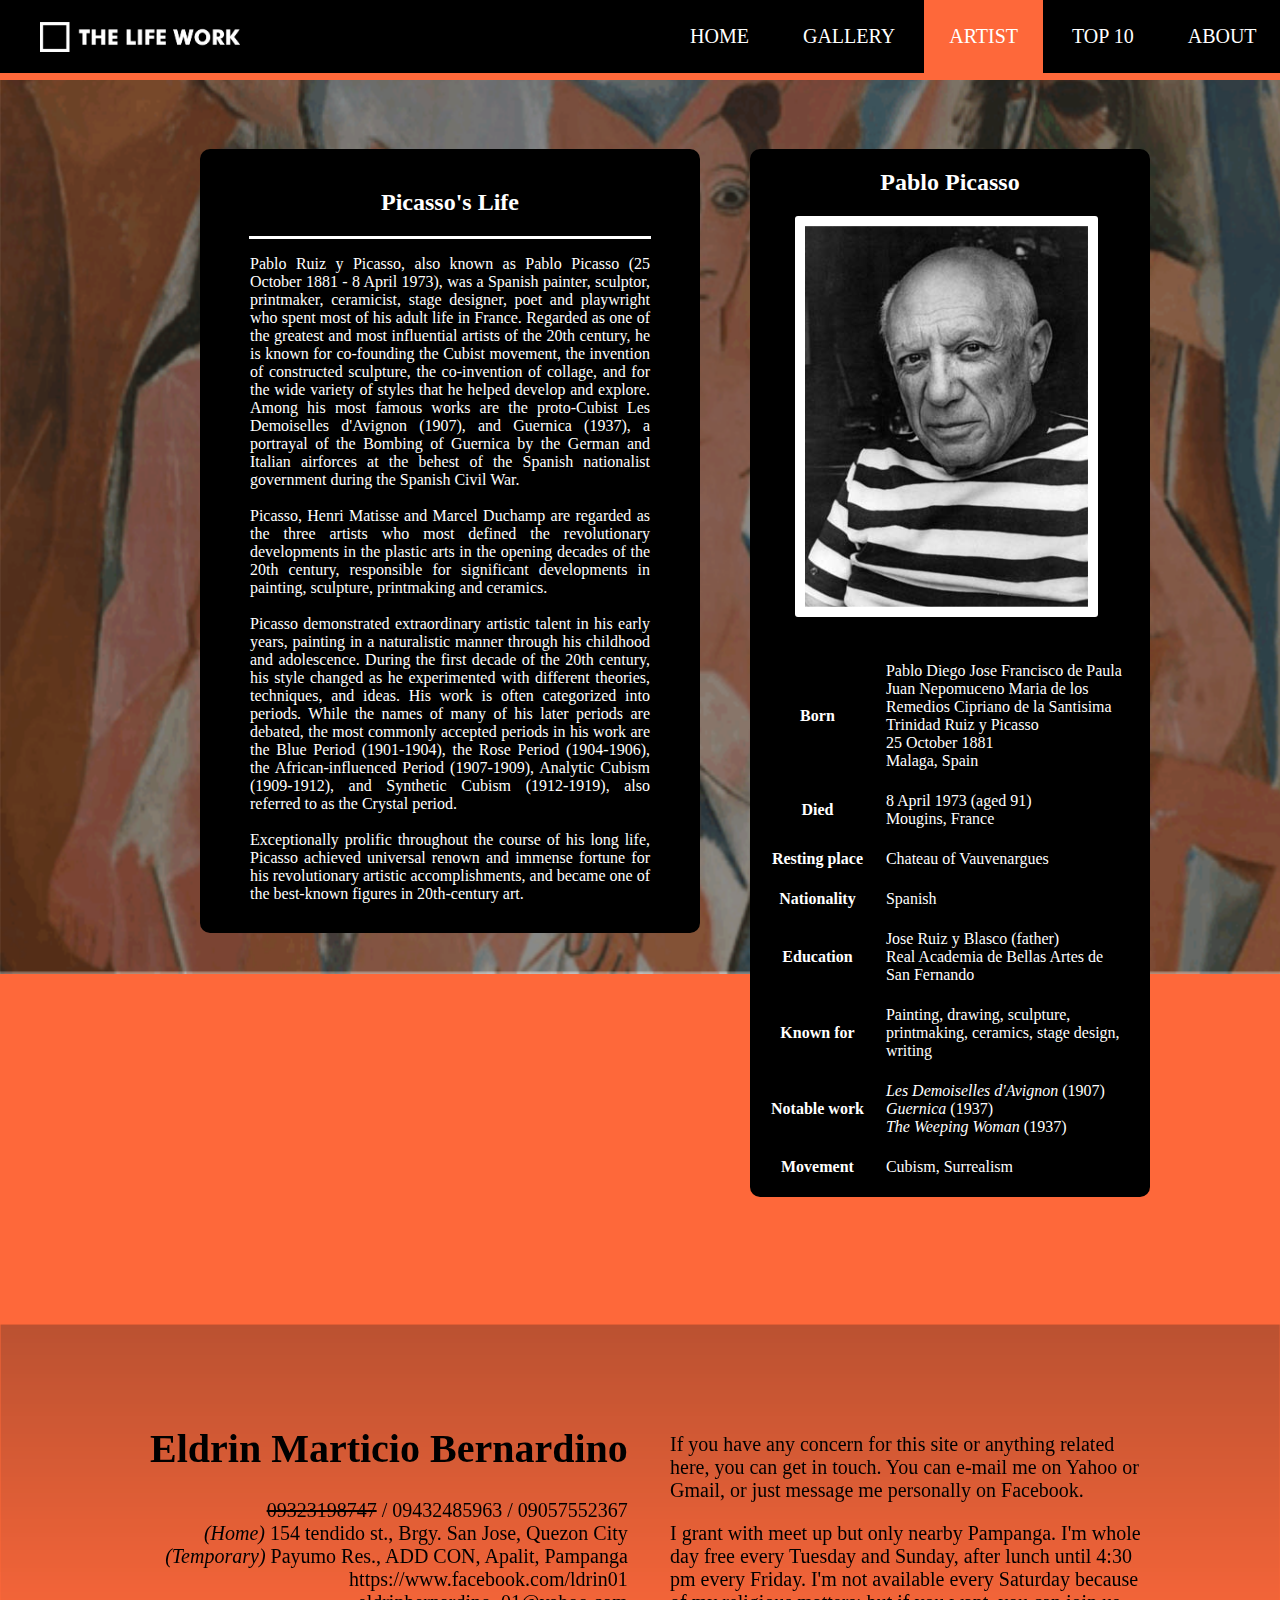
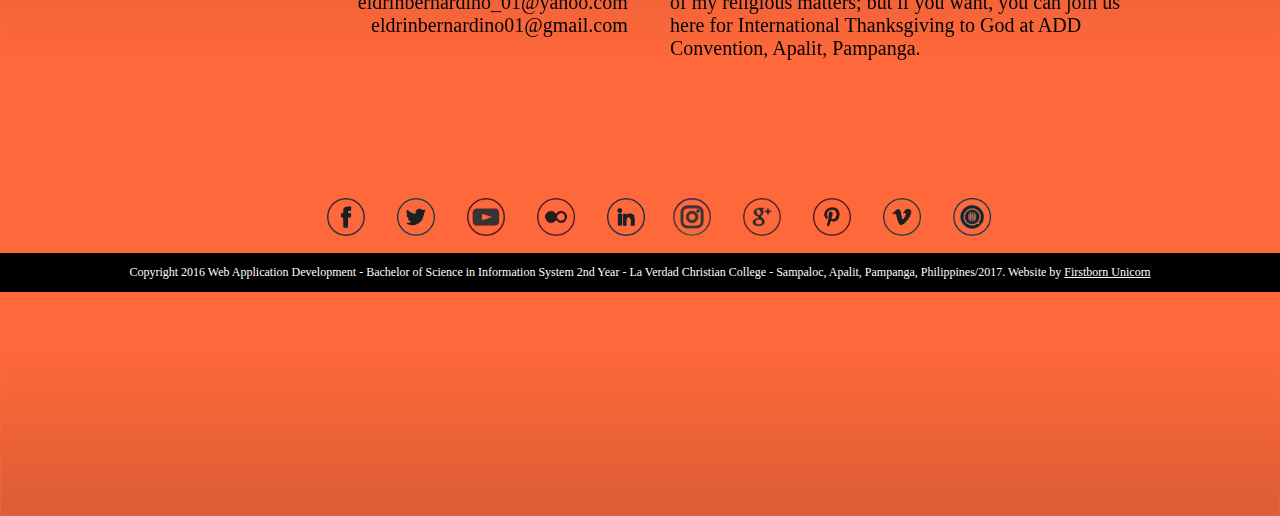
<file: The-Life-Work/pablopicasso.html>
<!DOCTYPE html>
<html lang="en-US">
<head>
	<title>Artist</title>
	<link href="main.css" rel="stylesheet"/>
	<link href="pablopicasso.css" rel="stylesheet"/>
	<link rel="shortcut icon" href="icon.ico"/>
</head>
<body>
	<ul class="menu">
		<div class="logo">
			<a href="index.html"><img src="images/life.png" class="logo-image" height="30px" width="200px"></a>
		</div>
		<a href="index.html"><li class="homenav" >HOME</li></a>
		<a href="gallery.html"><li class="gallerynav">GALLERY</li></a>
		<a href="artist.html"><li class="artistnav">ARTIST</li></a>
		<a href="top10.html"><li class="top10nav">TOP 10</li></a>
		<a href="about.html"><li class="aboutnav">ABOUT</li></a>
	</ul>
	<hr width="100%" class="line" size="6px" color= "#FE683a">
	<img src="images/artist/a1.png" class="a1" width="102%" height="100%">
	<div class="overall">
	<div class="info">
		<div class="story">
			<h2> Picasso's Life </h2>
			<hr width="80%" class="liner" size="3px" color= "#ffffff">
			<table cellpadding="10" >
				<tbody>
					<tr>
						<p align="center">Pablo Ruiz y Picasso, also known as Pablo Picasso (25 October 1881 - 8 April 1973), was a Spanish painter, sculptor, printmaker, ceramicist, stage designer, poet and playwright who spent most of his adult life in France. Regarded as one of the greatest and most influential artists of the 20th century, he is known for co-founding the Cubist movement, the invention of constructed sculpture, the co-invention of collage, and for the wide variety of styles that he helped develop and explore. Among his most famous works are the proto-Cubist Les Demoiselles d'Avignon (1907), and Guernica (1937), a portrayal of the Bombing of Guernica by the German and Italian airforces at the behest of the Spanish nationalist government during the Spanish Civil War.
						<br>
						<br>
						Picasso, Henri Matisse and Marcel Duchamp are regarded as the three artists who most defined the revolutionary developments in the plastic arts in the opening decades of the 20th century, responsible for significant developments in painting, sculpture, printmaking and ceramics.
						<br>
						<br>
						Picasso demonstrated extraordinary artistic talent in his early years, painting in a naturalistic manner through his childhood and adolescence. During the first decade of the 20th century, his style changed as he experimented with different theories, techniques, and ideas. His work is often categorized into periods. While the names of many of his later periods are debated, the most commonly accepted periods in his work are the Blue Period (1901-1904), the Rose Period (1904-1906), the African-influenced Period (1907-1909), Analytic Cubism (1909-1912), and Synthetic Cubism (1912-1919), also referred to as the Crystal period.
						<br>
						<br>
						Exceptionally prolific throughout the course of his long life, Picasso achieved universal renown and immense fortune for his revolutionary artistic accomplishments, and became one of the best-known figures in 20th-century art.
						</p>
					</tr>
				</tbody>
			</table>	
		</div>
		<div class="personal">
			<h2>Pablo Picasso</h2>
				<table cellspacing="20">
					<tbody>
						<tr align="center">
							<img src="images/artist/1.png" class="picture">
						</tr>
						<tr>
							<th scope="row">Born</th>
							<td>
								<span>Pablo Diego Jose Francisco de Paula Juan Nepomuceno Maria de los Remedios Cipriano de la Santisima Trinidad Ruiz y Picasso
								</span>
								<br>
								<span>
								25 October 1881
								</span>
								<br>
								<span>
								Malaga, Spain	
								</span>
							</td>
						</tr>
						<tr>
							<th scope="row">Died</th>
							<td>8 April 1973<span style="display:none">(<span>1973-04-08</span>)</span> (aged&nbsp;91)<br>
							<span>Mougins, France</span>
							</td>
						</tr>
						<tr>
							<th scope="row">Resting place</th>
							<td>Chateau of Vauvenargues
							</td>
						</tr>
						<tr>
							<th scope="row">Nationality</th>
							<td>Spanish</td>
						</tr>
						<tr>
							<th scope="row">Education</th>
							<td>Jose Ruiz y Blasco</a> (father)<br>
							Real Academia de Bellas Artes de San Fernando</td>
							</tr>
						<tr>
							<th scope="row">Known&nbsp;for</th>
							<td>Painting, drawing, sculpture, printmaking, ceramics, stage design, writing</td>
						</tr>
						<tr>
							<th scope="row"><span style="white-space:nowrap;">Notable work</span></th>
							<td><i>Les Demoiselles d'Avignon</i> (1907)<br>
							<i>Guernica</i> (1937)<br>
							<i>The Weeping Woman</i> (1937)</td>
						</tr>
						<tr>
							<th scope="row">Movement</th>
							<td>Cubism, Surrealism</td>
						</tr>
					</tbody>
				</table>
		</div>
	</div>
	</div>

	



	<div class="contact1">
		<h1>Eldrin Marticio Bernardino</h1>
		<s>09323198747</s> / 09432485963 / 09057552367<br>
		<i>(Home)</i> 154 tendido st., Brgy. San Jose, Quezon City<br>
		<i>(Temporary)</i> Payumo Res., ADD CON, Apalit, Pampanga<br>
		https://www.facebook.com/ldrin01<br>
		eldrinbernardino_01@yahoo.com<br>
		eldrinbernardino01@gmail.com<br>
	</div>
	<div class="contact2">
		<p>If you have any concern for this site or anything related here, you can get in touch. You
		can e-mail me on Yahoo or Gmail, or just message me personally on Facebook.</p>
		<p>I grant with meet up but only nearby Pampanga. I'm whole day free every Tuesday and Sunday, 
		after lunch until 4:30 pm every Friday. I'm not available every Saturday because of my 
		religious matters; but if you want, you can join us here for International Thanksgiving to God at 
		ADD Convention, Apalit, Pampanga.</p>
	</div>
	<footer>
		<p>Copyright 2016 Web Application Development - Bachelor of Science in Information System 2nd Year - La Verdad Christian
		College - Sampaloc, Apalit, Pampanga, Philippines/2017. Website by <u>Firstborn Unicorn</u></p>
	</footer>
	<img src="images/banner7.png" class="image7" height="88%" width="100%">
	<!-- <img src="images/banner6.jpg" class="image6" height="35%" width="100%"> -->
	<div class="media">
		<img src="images/media1hover.png" class="hover1" height="38px" width="38px">
		<a href="#"><img src="images/media1.png" class="no1" height="38px" width="38px"></a>
		<img src="images/media2hover.png" class="hover2" height="38px" width="38px">
		<a href="#"><img src="images/media2.png" class="no2" height="38px" width="38px"></a>
		<img src="images/media3hover.png" class="hover3" height="38px" width="38px">
		<a href="#"><img src="images/media3.png" class="no3" height="38px" width="38px"></a>
		<img src="images/media4hover.png" class="hover4" height="38px" width="38px">
		<a href="#"><img src="images/media4.png" class="no4" height="38px" width="38px"></a>
		<img src="images/media5hover.png" class="hover5" height="38px" width="38px">
		<a href="#"><img src="images/media5.png" class="no5" height="38px" width="38px"></a>
	</div>
	<div class="media2">
		<img src="images/media6hover.png" class="hover6" height="38px" width="38px">
		<a href="#"><img src="images/media6.png" class="no6" height="38px" width="38px"></a>
		<img src="images/media7hover.png" class="hover7" height="38px" width="38px">
		<a href="#"><img src="images/media7.png" class="no7" height="38px" width="38px"></a>
		<img src="images/media8hover.png" class="hover8" height="38px" width="38px">
		<a href="#"><img src="images/media8.png" class="no8" height="38px" width="38px"></a>
		<img src="images/media9hover.png" class="hover9" height="38px" width="38px">
		<a href="#"><img src="images/media9.png" class="no9" height="38px" width="38px"></a>
		<img src="images/media10hover.png" class="hover10" height="38px" width="38px">
		<a href="#"><img src="images/media10.png" class="no10" height="38px" width="38px"></a>
	</div>
</body>
</html>
</file>
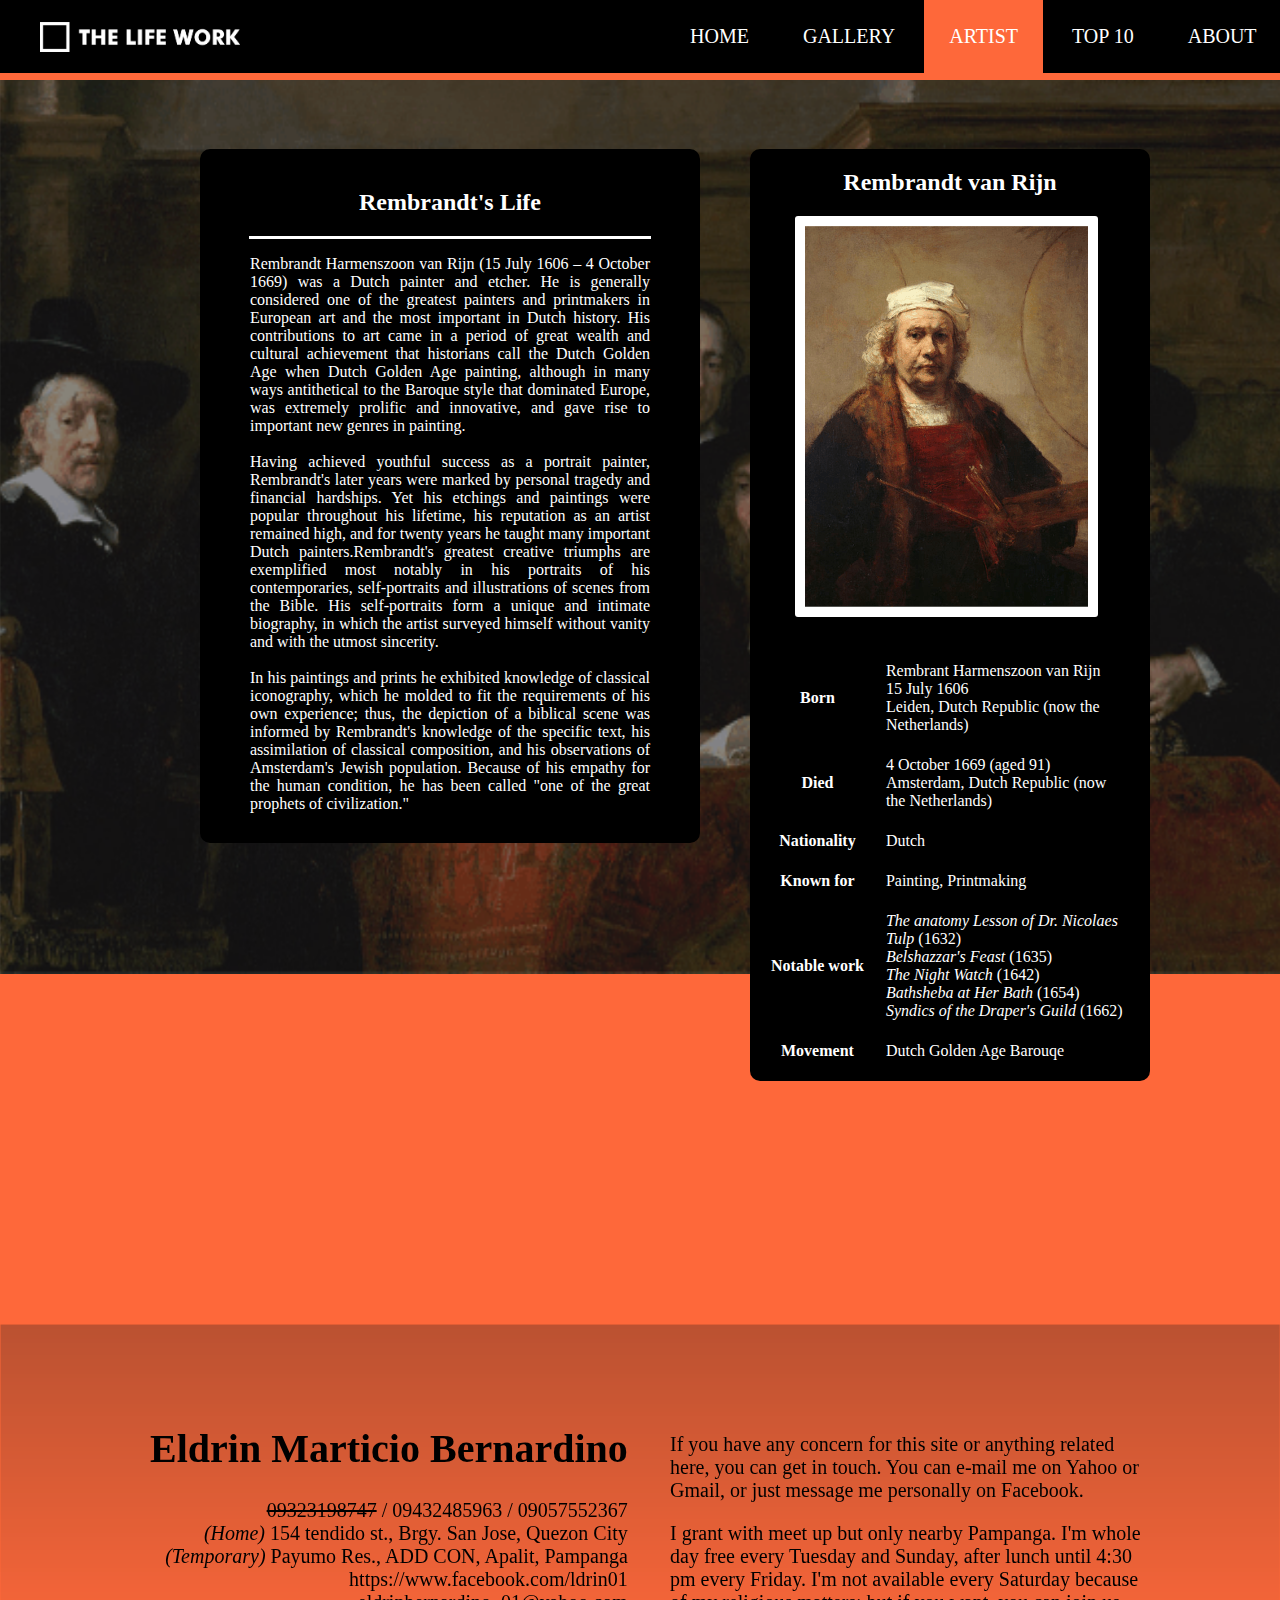
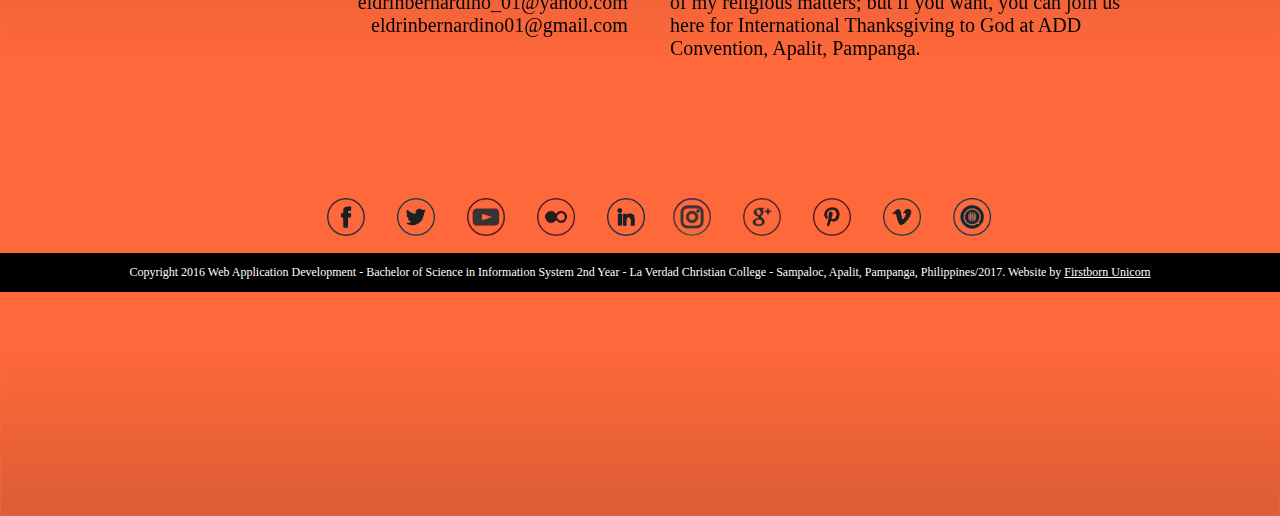
<file: The-Life-Work/rembrandt.html>
<!DOCTYPE html>
<html lang="en-US">
<head>
	<title>Artist</title>
	<link href="main.css" rel="stylesheet"/>
	<link href="rembrandt.css" rel="stylesheet"/>
	<link rel="shortcut icon" href="icon.ico"/>
</head>
<body>
	<ul class="menu">
		<div class="logo">
			<a href="index.html"><img src="images/life.png" class="logo-image" height="30px" width="200px"></a>
		</div>
		<a href="index.html"><li class="homenav" >HOME</li></a>
		<a href="gallery.html"><li class="gallerynav">GALLERY</li></a>
		<a href="artist.html"><li class="artistnav">ARTIST</li></a>
		<a href="top10.html"><li class="top10nav">TOP 10</li></a>
		<a href="about.html"><li class="aboutnav">ABOUT</li></a>
	</ul>
	<hr width="100%" class="line" size="6px" color= "#FE683a">
	<img src="images/artist/a2.png" class="a2" width="102%" height="100%">
	<div class="overall">
	<div class="info">
		<div class="story">
			<h2> Rembrandt's Life </h2>
			<hr width="80%" class="liner" size="3px" color= "#ffffff">
			<table cellpadding="10" >
				<tbody>
					<tr>
						<p align="center">Rembrandt Harmenszoon van Rijn (15 July 1606 – 4 October 1669) was a Dutch painter and etcher. He is generally considered one of the greatest painters and printmakers in European art and the most important in Dutch history. His contributions to art came in a period of great wealth and cultural achievement that historians call the Dutch Golden Age when Dutch Golden Age painting, although in many ways antithetical to the Baroque style that dominated Europe, was extremely prolific and innovative, and gave rise to important new genres in painting.
						<br>
						<br>
						Having achieved youthful success as a portrait painter, Rembrandt's later years were marked by personal tragedy and financial hardships. Yet his etchings and paintings were popular throughout his lifetime, his reputation as an artist remained high, and for twenty years he taught many important Dutch painters.Rembrandt's greatest creative triumphs are exemplified most notably in his portraits of his contemporaries, self-portraits and illustrations of scenes from the Bible. His self-portraits form a unique and intimate biography, in which the artist surveyed himself without vanity and with the utmost sincerity.
						<br>
						<br>
						In his paintings and prints he exhibited knowledge of classical iconography, which he molded to fit the requirements of his own experience; thus, the depiction of a biblical scene was informed by Rembrandt's knowledge of the specific text, his assimilation of classical composition, and his observations of Amsterdam's Jewish population. Because of his empathy for the human condition, he has been called "one of the great prophets of civilization."
						
						</p>
					</tr>
				</tbody>
			</table>	
		</div>
		<div class="personal">
			<h2>Rembrandt van Rijn</h2>
				<table cellspacing="20">
					<tbody>
						<tr align="center">
							<img src="images/artist/2.png" class="picture">
						</tr>
						<tr>
							<th scope="row">Born</th>
							<td>
								<span>	Rembrant Harmenszoon van Rijn
								</span>
								<br>
								<span>
								15 July 1606
								</span>
								<br>
								<span>
								Leiden, Dutch Republic (now the Netherlands)	
								</span>
							</td>
						</tr>
						<tr>
							<th scope="row">Died</th>
							<td>4 October 1669<span style="display:none">(<span>1669-10-04</span>)</span> (aged&nbsp;91)<br>
							<span>Amsterdam, Dutch Republic (now the Netherlands)
							</span>
							</td>
						</tr>
						<tr>
							<th scope="row">Nationality</th>
							<td>Dutch</td>
						</tr>
						<tr>
							<th scope="row">Known&nbsp;for</th>
							<td>Painting, Printmaking</td>
						</tr>
						<tr>
							<th scope="row"><span style="white-space:nowrap;">Notable work</span></th>
							<td><i>The anatomy Lesson of Dr. Nicolaes Tulp</i> (1632)<br>
							<i>Belshazzar's Feast</i> (1635)<br>
							<i>The Night Watch</i> (1642)
							<br>
							<i>Bathsheba at Her Bath</i> (1654)<br>
							<i>Syndics of the Draper's Guild</i> (1662)</td>
						</tr>
						<tr>
							<th scope="row">Movement</th>
							<td>Dutch Golden Age Barouqe</td>
						</tr>
					</tbody>
				</table>
		</div>
	</div>
	</div>

	



	<div class="contact1">
		<h1>Eldrin Marticio Bernardino</h1>
		<s>09323198747</s> / 09432485963 / 09057552367<br>
		<i>(Home)</i> 154 tendido st., Brgy. San Jose, Quezon City<br>
		<i>(Temporary)</i> Payumo Res., ADD CON, Apalit, Pampanga<br>
		https://www.facebook.com/ldrin01<br>
		eldrinbernardino_01@yahoo.com<br>
		eldrinbernardino01@gmail.com<br>
	</div>
	<div class="contact2">
		<p>If you have any concern for this site or anything related here, you can get in touch. You
		can e-mail me on Yahoo or Gmail, or just message me personally on Facebook.</p>
		<p>I grant with meet up but only nearby Pampanga. I'm whole day free every Tuesday and Sunday, 
		after lunch until 4:30 pm every Friday. I'm not available every Saturday because of my 
		religious matters; but if you want, you can join us here for International Thanksgiving to God at 
		ADD Convention, Apalit, Pampanga.</p>
	</div>
	<footer>
		<p>Copyright 2016 Web Application Development - Bachelor of Science in Information System 2nd Year - La Verdad Christian
		College - Sampaloc, Apalit, Pampanga, Philippines/2017. Website by <u>Firstborn Unicorn</u></p>
	</footer>
	<img src="images/banner7.png" class="image7" height="88%" width="100%">
	<!-- <img src="images/banner6.jpg" class="image6" height="35%" width="100%"> -->
	<div class="media">
		<img src="images/media1hover.png" class="hover1" height="38px" width="38px">
		<a href="#"><img src="images/media1.png" class="no1" height="38px" width="38px"></a>
		<img src="images/media2hover.png" class="hover2" height="38px" width="38px">
		<a href="#"><img src="images/media2.png" class="no2" height="38px" width="38px"></a>
		<img src="images/media3hover.png" class="hover3" height="38px" width="38px">
		<a href="#"><img src="images/media3.png" class="no3" height="38px" width="38px"></a>
		<img src="images/media4hover.png" class="hover4" height="38px" width="38px">
		<a href="#"><img src="images/media4.png" class="no4" height="38px" width="38px"></a>
		<img src="images/media5hover.png" class="hover5" height="38px" width="38px">
		<a href="#"><img src="images/media5.png" class="no5" height="38px" width="38px"></a>
	</div>
	<div class="media2">
		<img src="images/media6hover.png" class="hover6" height="38px" width="38px">
		<a href="#"><img src="images/media6.png" class="no6" height="38px" width="38px"></a>
		<img src="images/media7hover.png" class="hover7" height="38px" width="38px">
		<a href="#"><img src="images/media7.png" class="no7" height="38px" width="38px"></a>
		<img src="images/media8hover.png" class="hover8" height="38px" width="38px">
		<a href="#"><img src="images/media8.png" class="no8" height="38px" width="38px"></a>
		<img src="images/media9hover.png" class="hover9" height="38px" width="38px">
		<a href="#"><img src="images/media9.png" class="no9" height="38px" width="38px"></a>
		<img src="images/media10hover.png" class="hover10" height="38px" width="38px">
		<a href="#"><img src="images/media10.png" class="no10" height="38px" width="38px"></a>
	</div>
</body>
</html>
</file>
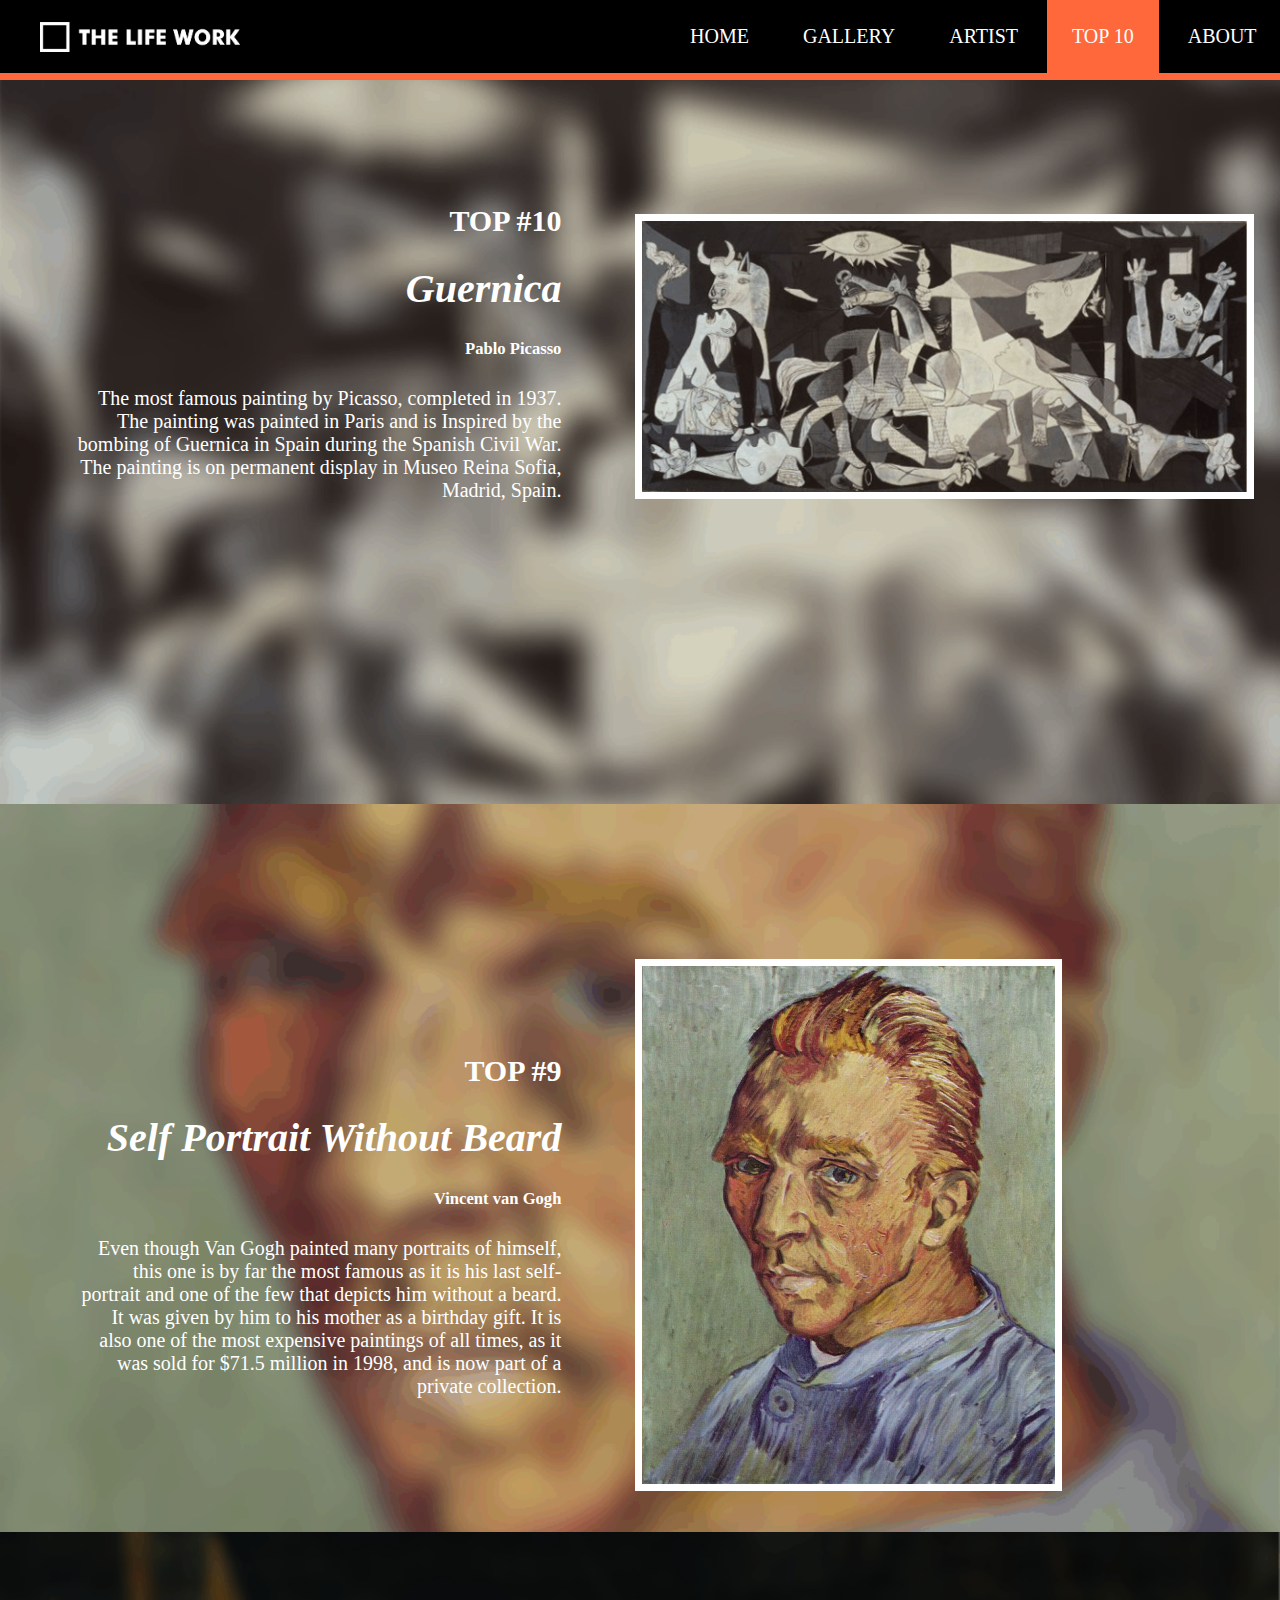
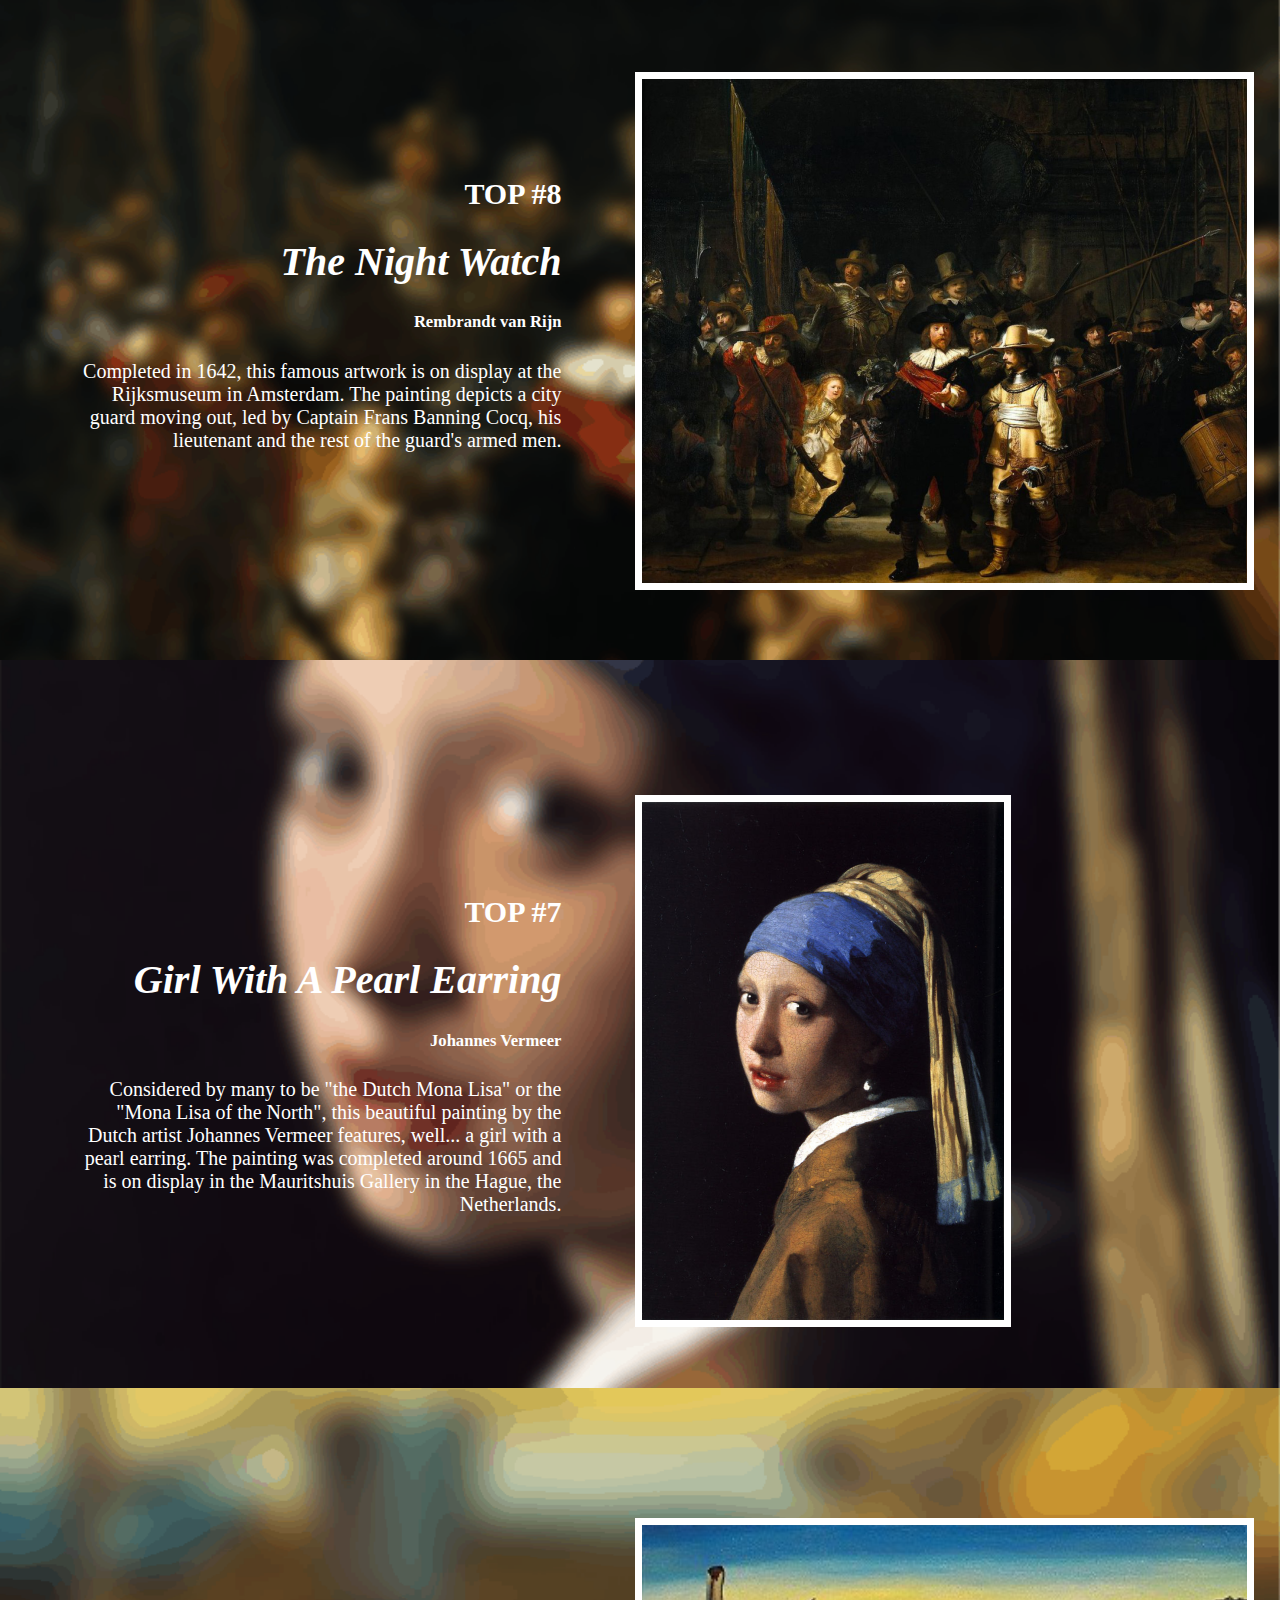
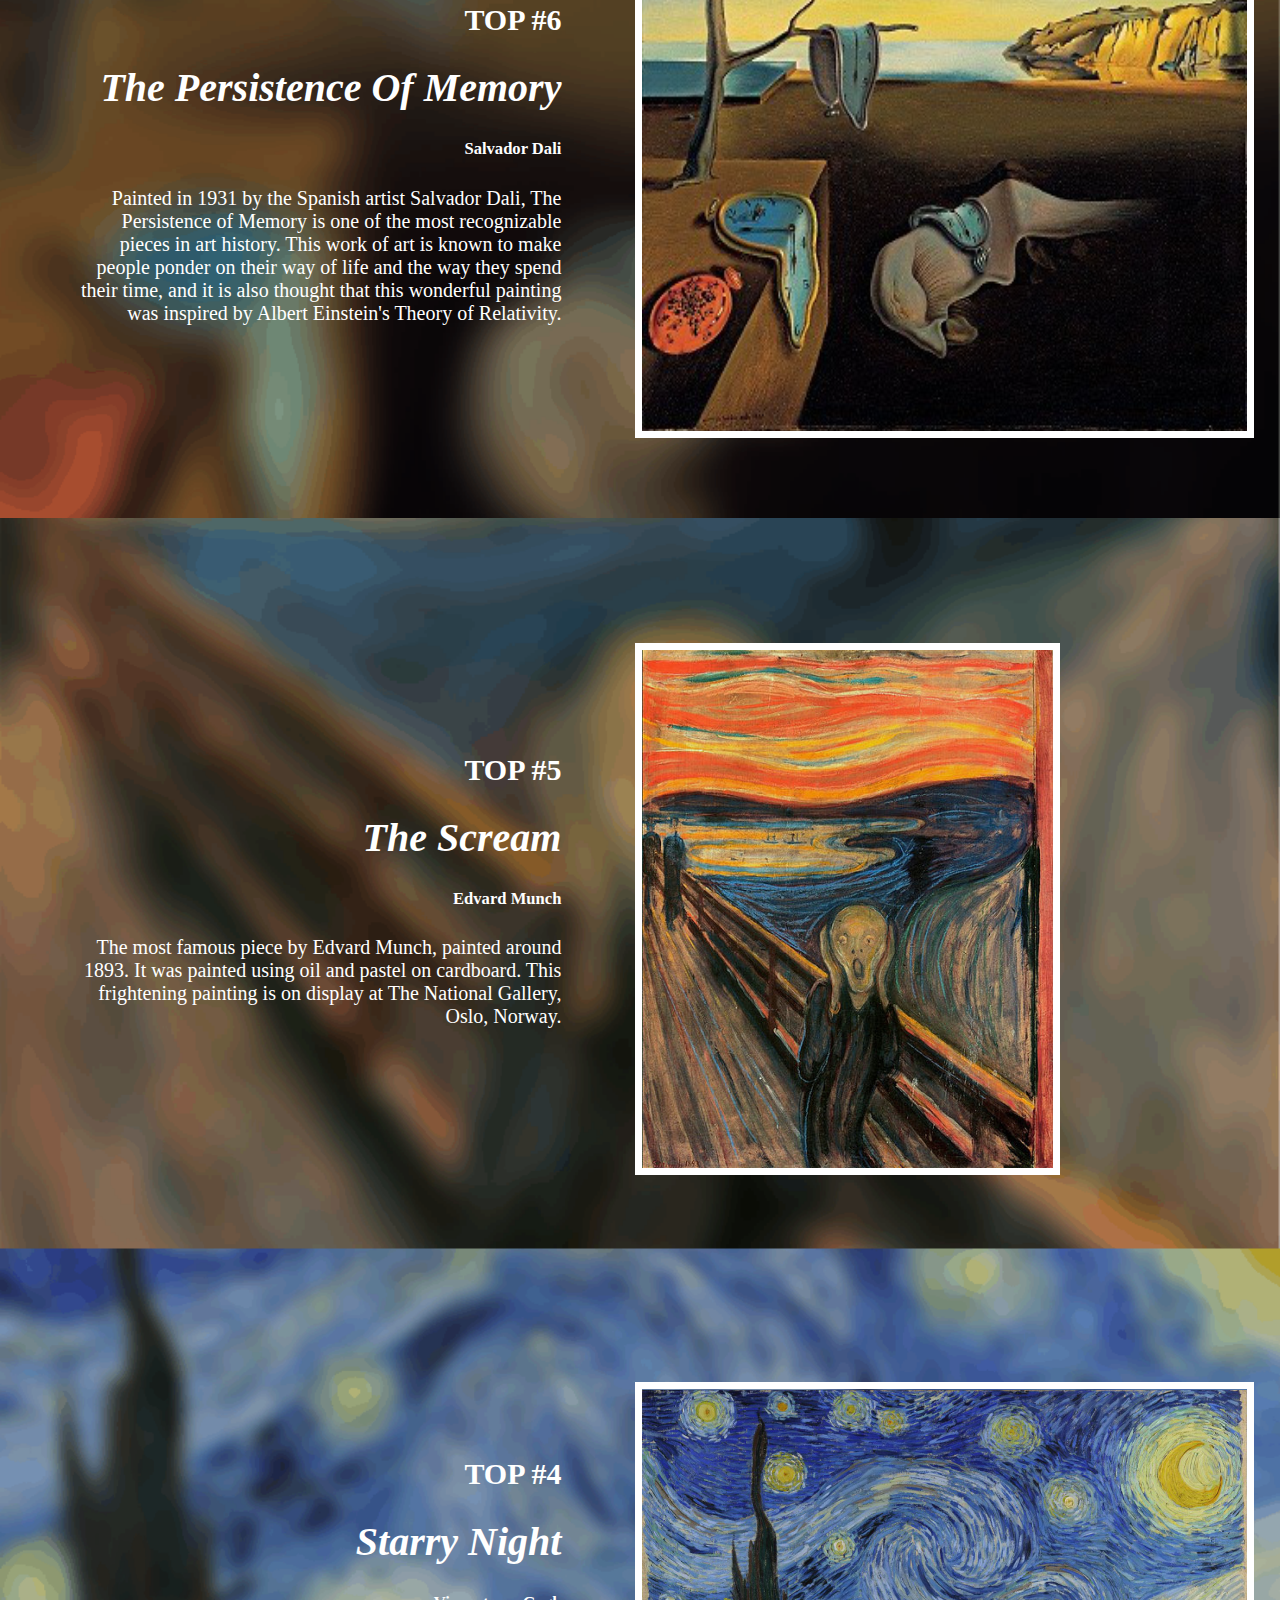
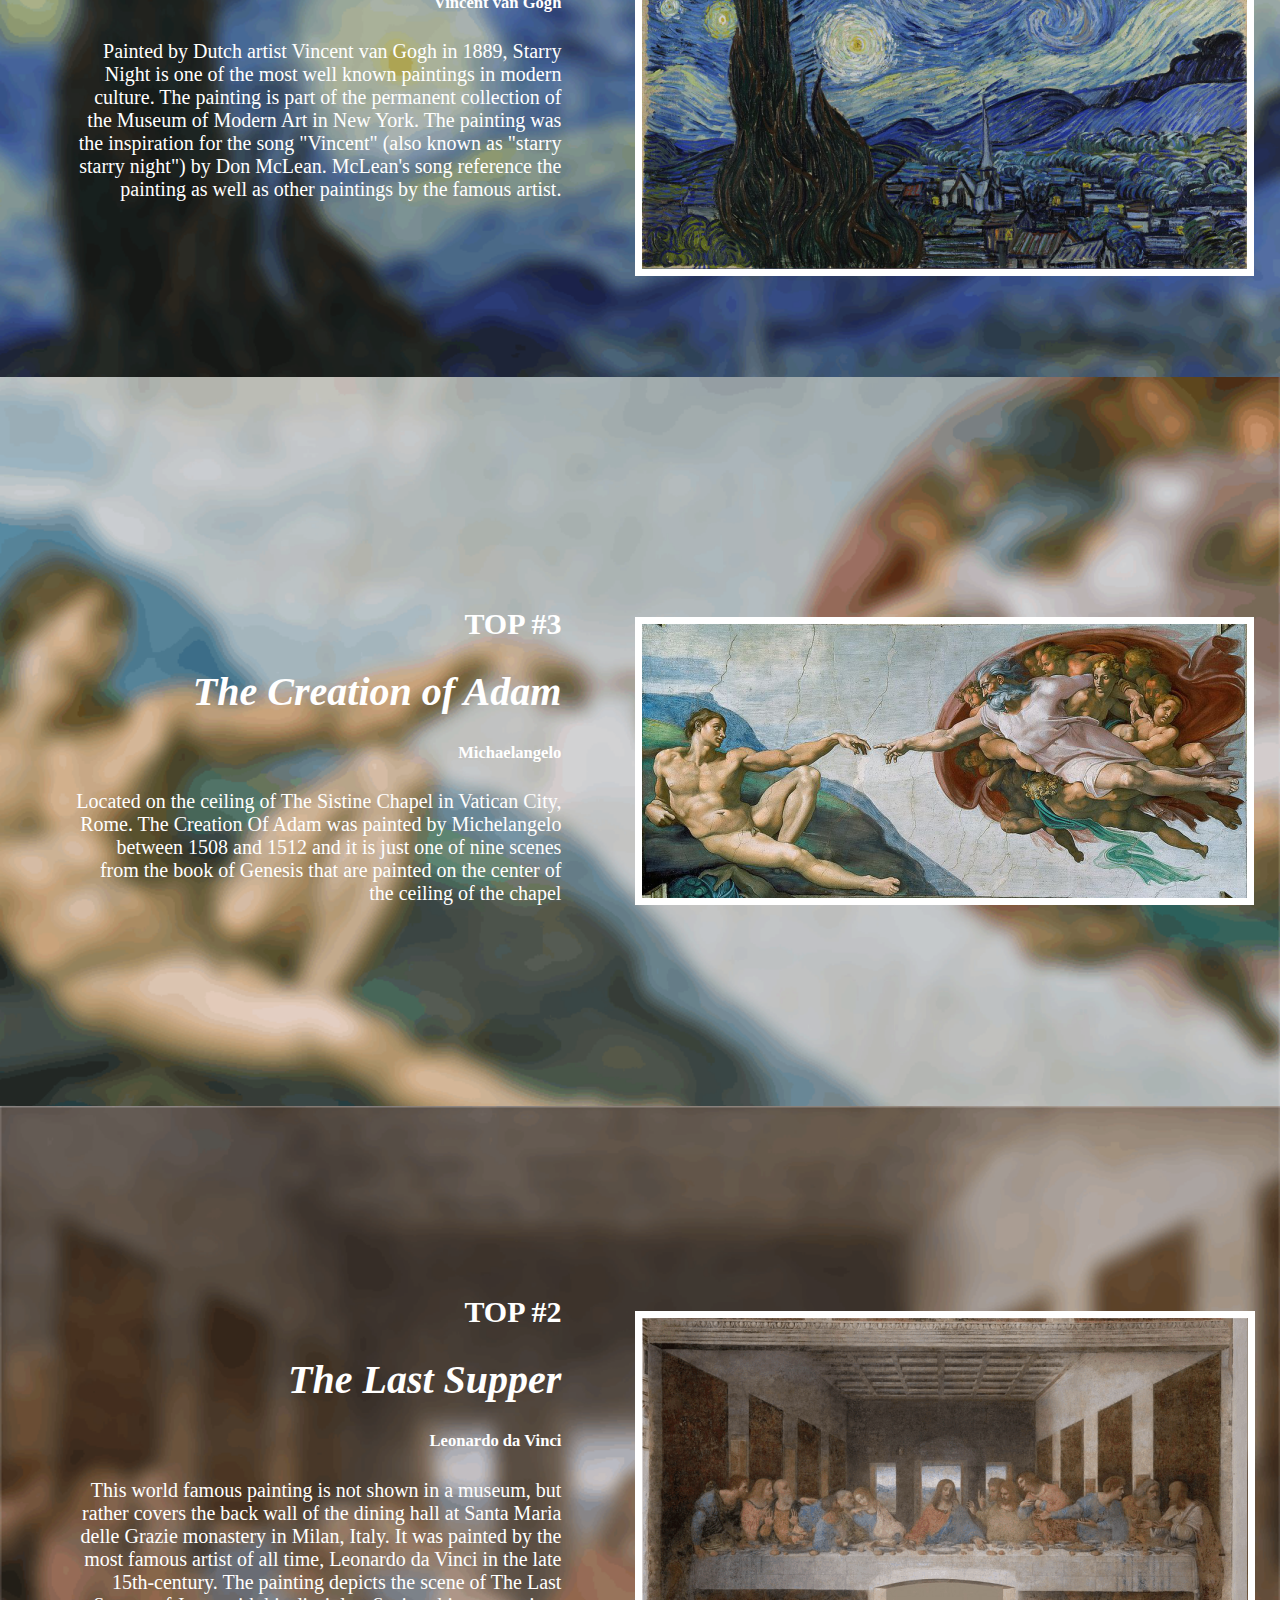
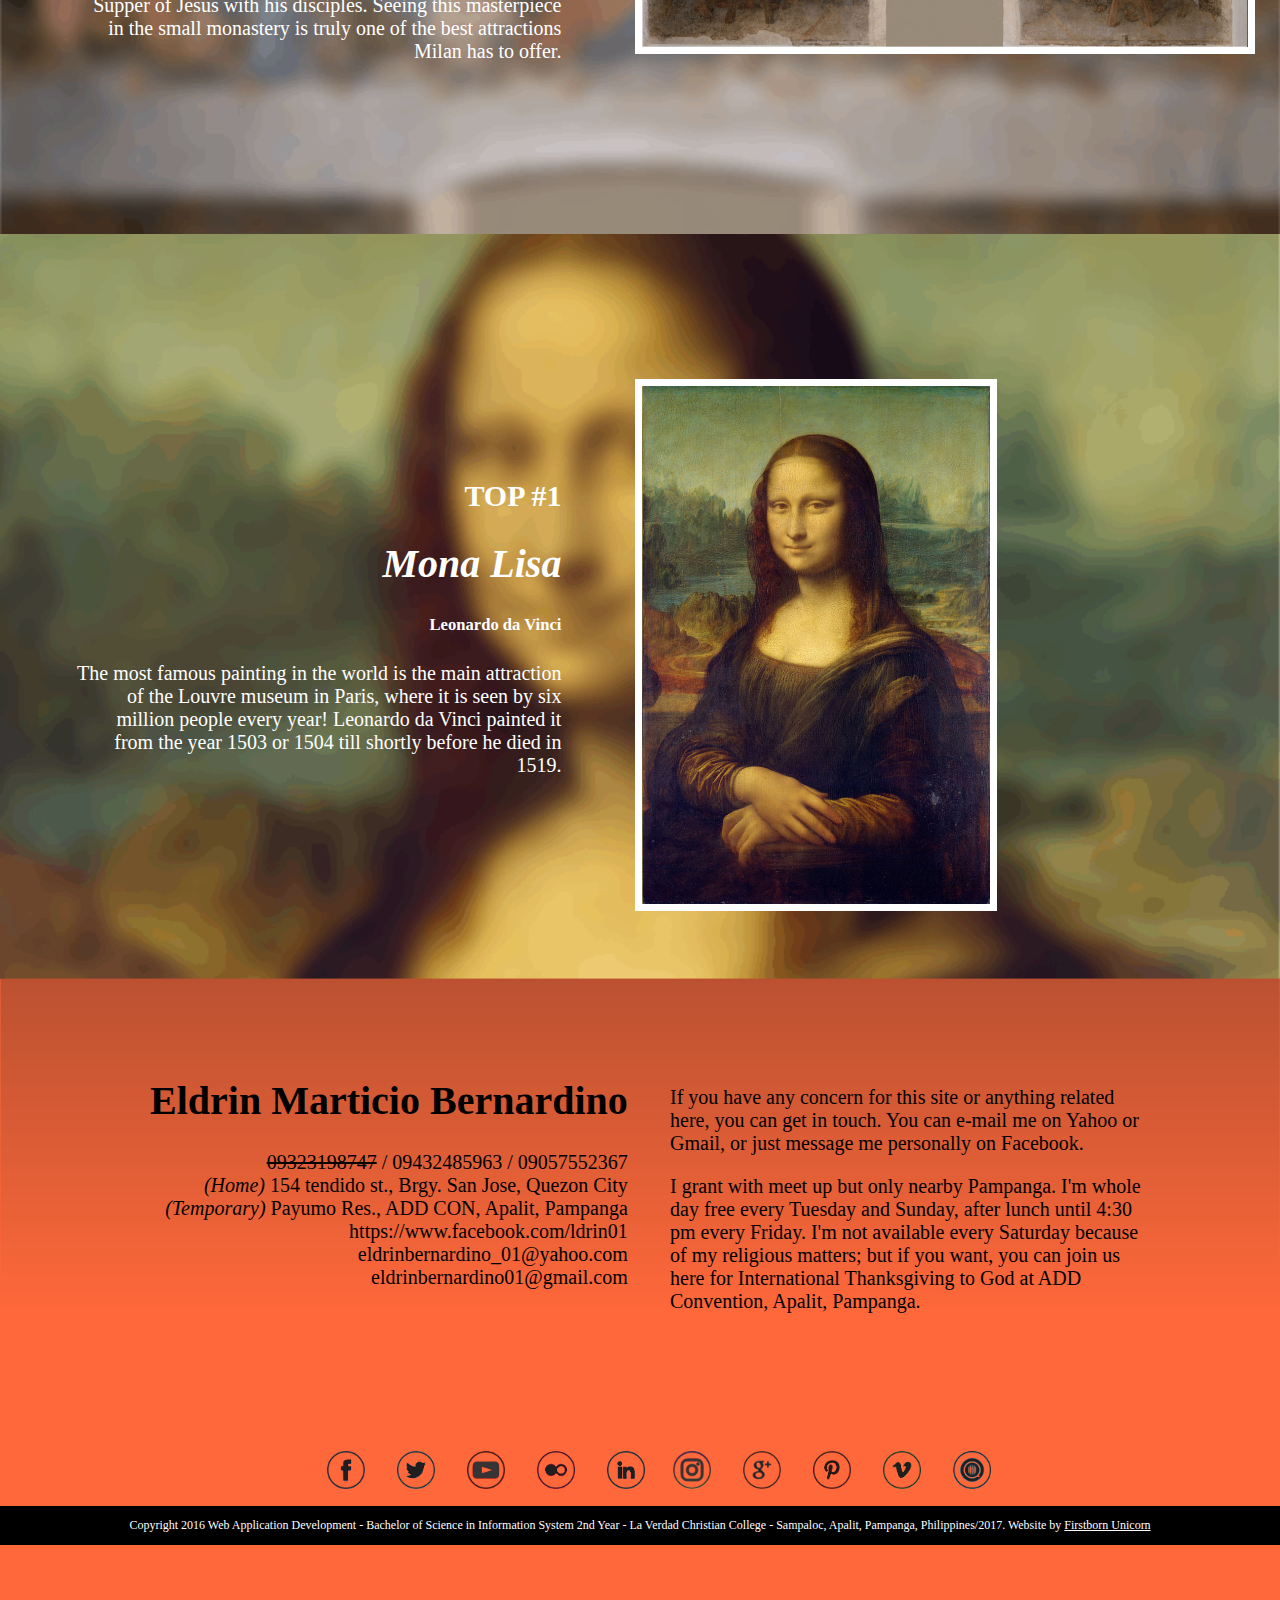
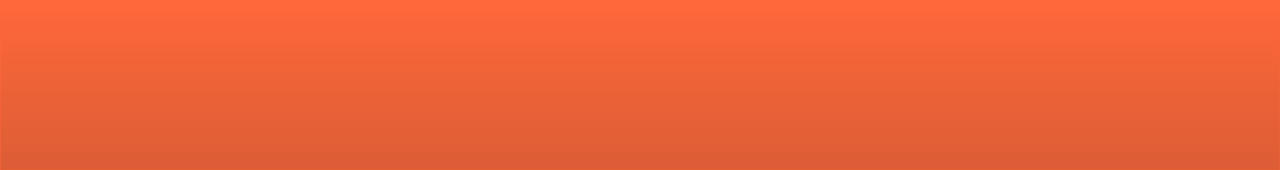
<file: The-Life-Work/top10.html>
<!DOCTYPE html>
<html lang="en-US">
<head>
	<title>Top 10 Greatest Paintings of all Time</title>
	<link href="main.css" rel="stylesheet"/>
	<link href="top10nav.css" rel="stylesheet"/>
	<link rel="shortcut icon" href="icon.ico"/>
</head>
<body>
	<ul class="menu">
		<div class="logo">
			<a href="index.html"><img src="images/life.png" class="logo-image" height="30px" width="200px"></a>
		</div>
		<a href="index.html"><li class="homenav" >HOME</li></a>
		<a href="gallery.html"><li class="gallerynav">GALLERY</li></a>
		<a href="artist.html"><li class="artistnav">ARTIST</li></a>
		<a href="top10.html"><li class="top10nav">TOP 10</li></a>
		<a href="about.html"><li class="aboutnav">ABOUT</li></a>
	</ul>
	<hr width="100%" class="line" size="6px" color= "#FE683a">
	
	<div class="top10content" align="right">
		<h2>TOP #10</h2>
		<h1><i>Guernica</i></h1>
		<h5>Pablo Picasso</h5>
		<p>The most famous painting by Picasso, completed in 1937. The painting was painted in Paris and is Inspired by the bombing of Guernica in Spain during the Spanish Civil War. The painting is on permanent display in Museo Reina Sofia, Madrid, Spain.</p>
	</div>
	<div class="top10picture">
		<img src="images/top10wallpaper/top10.png" class="photo10">
	</div>
	<div class="top10">
		<img src="images/top10wallpaper/10.png" class="background10" width="100%" height="100%">
	</div>
	

	<div class="top9content" align="right">
		<h2>TOP #9</h2>
		<h1><i>Self Portrait Without Beard</i></h1>
		<h5>Vincent van Gogh</h5>
		<p>Even though Van Gogh painted many portraits of himself, this one is by far the most famous as it is his last self-portrait and one of the few that depicts him without a beard. It was given by him to his mother as a birthday gift. It is also one of the most expensive paintings of all times, as it was sold for $71.5 million in 1998, and is now part of a private collection.</p>
	</div>
	<div class="top9picture">
		<img src="images/top10wallpaper/top9.png" class="photo9">
	</div>
	<div class="top9">
		<img src="images/top10wallpaper/9.png" class="background9" width="100%" height="100%">
	</div>


	<div class="top8content" align="right">
		<h2>TOP #8</h2>
		<h1><i>The Night Watch</i></h1>
		<h5>Rembrandt van Rijn</h5>
		<p>Completed in 1642, this famous artwork is on display at the Rijksmuseum in Amsterdam. The painting depicts a city guard moving out, led by Captain Frans Banning Cocq, his lieutenant and the rest of the guard's armed men.</p>
	</div>
	<div class="top8picture">
		<img src="images/top10wallpaper/top8.png" class="photo8">
	</div>
	<div class="top8">
		<img src="images/top10wallpaper/8.png" class="background8" width="100%" height="100%">
	</div>


	<div class="top7content" align="right">
		<h2>TOP #7</h2>
		<h1><i>Girl With A Pearl Earring</i></h1>
		<h5>Johannes Vermeer</h5>
		<p>Considered by many to be "the Dutch Mona Lisa" or the "Mona Lisa of the North", this beautiful painting by the Dutch artist Johannes Vermeer features, well... a girl with a pearl earring. The painting was completed around 1665 and is on display in the Mauritshuis Gallery in the Hague, the Netherlands.</p>
	</div>
	<div class="top7picture">
		<img src="images/top10wallpaper/top7.png" class="photo7">
	</div>
	<div class="top7">
		<img src="images/top10wallpaper/7.png" class="background7" width="100%" height="100%">
	</div>


	<div class="top6content" align="right">
		<h2>TOP #6</h2>
		<h1><i>The Persistence Of Memory</i></h1>
		<h5>Salvador Dali</h5>
		<p>Painted in 1931 by the Spanish artist Salvador Dali, The Persistence of Memory is one of the most recognizable pieces in art history. This work of art is known to make people ponder on their way of life and the way they spend their time, and it is also thought that this wonderful painting was inspired by Albert Einstein's Theory of Relativity.</p>
	</div>
	<div class="top6picture">
		<img src="images/top10wallpaper/top6.png" class="photo6">
	</div>
	<div class="top6">
		<img src="images/top10wallpaper/6.png" class="background6" width="100%" height="100%">
	</div>


	<div class="top5content" align="right">
		<h2>TOP #5</h2>
		<h1><i>The Scream</i></h1>
		<h5>Edvard Munch</h5>
		<p>The most famous piece by Edvard Munch, painted around 1893. It was painted using oil and pastel on cardboard. This frightening painting is on display at The National Gallery, Oslo, Norway.</p>
	</div>
	<div class="top5picture">
		<img src="images/top10wallpaper/top5.png" class="photo5">
	</div>

	<div class="top5">
		<img src="images/top10wallpaper/5.png" class="background5" width="100%" height="100%">
	</div>

	<div class="top4content" align="right">
		<h2>TOP #4</h2>
		<h1><i>Starry Night</i></h1>
		<h5>Vincent van Gogh</h5>
		<p>Painted by Dutch artist Vincent van Gogh in 1889, Starry Night is one of the most well known paintings in modern culture. The painting is part of the permanent collection of the Museum of Modern Art in New York. The painting was the inspiration for the song "Vincent" (also known as "starry starry night") by Don McLean. McLean's song reference the painting as well as other paintings by the famous artist.</p>
	</div>
	<div class="top4picture">
		<img src="images/top10wallpaper/top4.png" class="photo4">
	</div>

	<div class="top4">
		<img src="images/top10wallpaper/4.png" class="background4" width="100%" height="100%">
	</div>

	<div class="top3content" align="right">
		<h2>TOP #3</h2>
		<h1><i>The Creation of Adam</i></h1>
		<h5>Michaelangelo</h5>
		<p>Located on the ceiling of The Sistine Chapel in Vatican City, Rome. The Creation Of Adam was painted by Michelangelo between 1508 and 1512 and it is just one of nine scenes from the book of Genesis that are painted on the center of the ceiling of the chapel</p>
	</div>
	<div class="top3picture">
		<img src="images/top10wallpaper/top3.png" class="photo3">
	</div>
	<div class="top3">
		<img src="images/top10wallpaper/3.png" class="background3" width="100%" height="100%">
	</div>


	<div class="top2content" align="right">
		<h2>TOP #2</h2>
		<h1><i>The Last Supper</i></h1>
		<h5>Leonardo da Vinci</h5>
		<p>This world famous painting is not shown in a museum, but rather covers the back wall of the dining hall at Santa Maria delle Grazie monastery in Milan, Italy. It was painted by the most famous artist of all time, Leonardo da Vinci in the late 15th-century. The painting depicts the scene of The Last Supper of Jesus with his disciples. Seeing this masterpiece in the small monastery is truly one of the best attractions Milan has to offer.</p>
	</div>
	<div class="top2picture">
		<img src="images/top10wallpaper/top2.png" class="photo2">
	</div>

	<div class="top2">
		<img src="images/top10wallpaper/2.png" class="background2" width="100%" height="100%">
	</div>

	<div class="top1content" align="right">
		<h2>TOP #1</h2>
		<h1><i>Mona Lisa</i></h1>
		<h5>Leonardo da Vinci</h5>
		<p>The most famous painting in the world is the main attraction of the Louvre museum in Paris, where it is seen by six million people every year! Leonardo da Vinci painted it from the year 1503 or 1504 till shortly before he died in 1519.</p>
	</div>
	<div class="top1picture">
		<img src="images/top10wallpaper/top1.png" class="photo1">
	</div>

	<div class="top1">
		<img src="images/top10wallpaper/1.png" class="background1" width="100%" height="100%">
	</div>





	<div class="contact1">
		<h1>Eldrin Marticio Bernardino</h1>
		<s>09323198747</s> / 09432485963 / 09057552367<br>
		<i>(Home)</i> 154 tendido st., Brgy. San Jose, Quezon City<br>
		<i>(Temporary)</i> Payumo Res., ADD CON, Apalit, Pampanga<br>
		https://www.facebook.com/ldrin01<br>
		eldrinbernardino_01@yahoo.com<br>
		eldrinbernardino01@gmail.com<br>
	</div>
	<div class="contact2">
		<p>If you have any concern for this site or anything related here, you can get in touch. You
		can e-mail me on Yahoo or Gmail, or just message me personally on Facebook.</p>
		<p>I grant with meet up but only nearby Pampanga. I'm whole day free every Tuesday and Sunday, 
		after lunch until 4:30 pm every Friday. I'm not available every Saturday because of my 
		religious matters; but if you want, you can join us here for International Thanksgiving to God at 
		ADD Convention, Apalit, Pampanga.</p>
	</div>
	<footer>
		<p>Copyright 2016 Web Application Development - Bachelor of Science in Information System 2nd Year - La Verdad Christian
		College - Sampaloc, Apalit, Pampanga, Philippines/2017. Website by <u>Firstborn Unicorn</u></p>
	</footer>
	<img src="images/banner7.png" class="image7" height="88%" width="100%">
	<!-- <img src="images/banner6.jpg" class="image6" height="35%" width="100%"> -->
	<div class="media">
		<img src="images/media1hover.png" class="hover1" height="38px" width="38px">
		<a href="#"><img src="images/media1.png" class="no1" height="38px" width="38px"></a>
		<img src="images/media2hover.png" class="hover2" height="38px" width="38px">
		<a href="#"><img src="images/media2.png" class="no2" height="38px" width="38px"></a>
		<img src="images/media3hover.png" class="hover3" height="38px" width="38px">
		<a href="#"><img src="images/media3.png" class="no3" height="38px" width="38px"></a>
		<img src="images/media4hover.png" class="hover4" height="38px" width="38px">
		<a href="#"><img src="images/media4.png" class="no4" height="38px" width="38px"></a>
		<img src="images/media5hover.png" class="hover5" height="38px" width="38px">
		<a href="#"><img src="images/media5.png" class="no5" height="38px" width="38px"></a>
	</div>
	<div class="media2">
		<img src="images/media6hover.png" class="hover6" height="38px" width="38px">
		<a href="#"><img src="images/media6.png" class="no6" height="38px" width="38px"></a>
		<img src="images/media7hover.png" class="hover7" height="38px" width="38px">
		<a href="#"><img src="images/media7.png" class="no7" height="38px" width="38px"></a>
		<img src="images/media8hover.png" class="hover8" height="38px" width="38px">
		<a href="#"><img src="images/media8.png" class="no8" height="38px" width="38px"></a>
		<img src="images/media9hover.png" class="hover9" height="38px" width="38px">
		<a href="#"><img src="images/media9.png" class="no9" height="38px" width="38px"></a>
		<img src="images/media10hover.png" class="hover10" height="38px" width="38px">
		<a href="#"><img src="images/media10.png" class="no10" height="38px" width="38px"></a>
	</div>
</body>
</html>
</file>
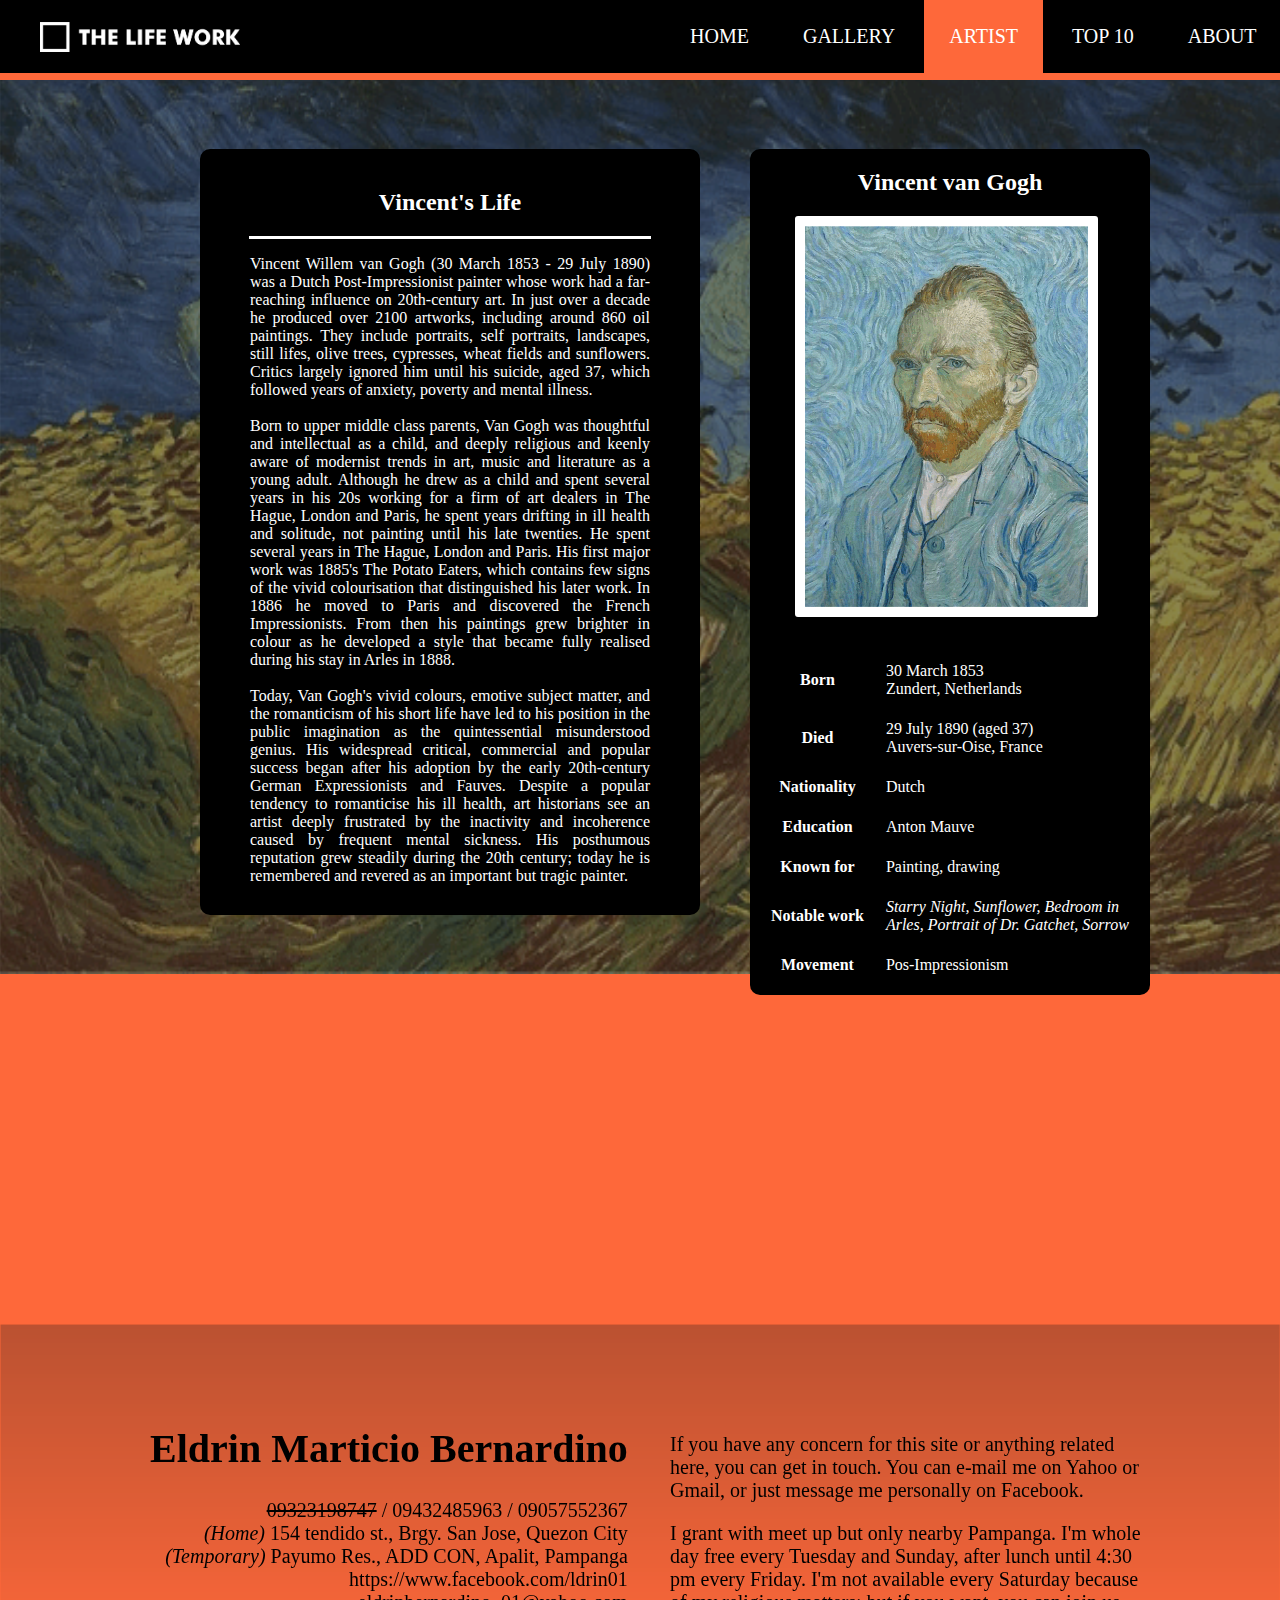
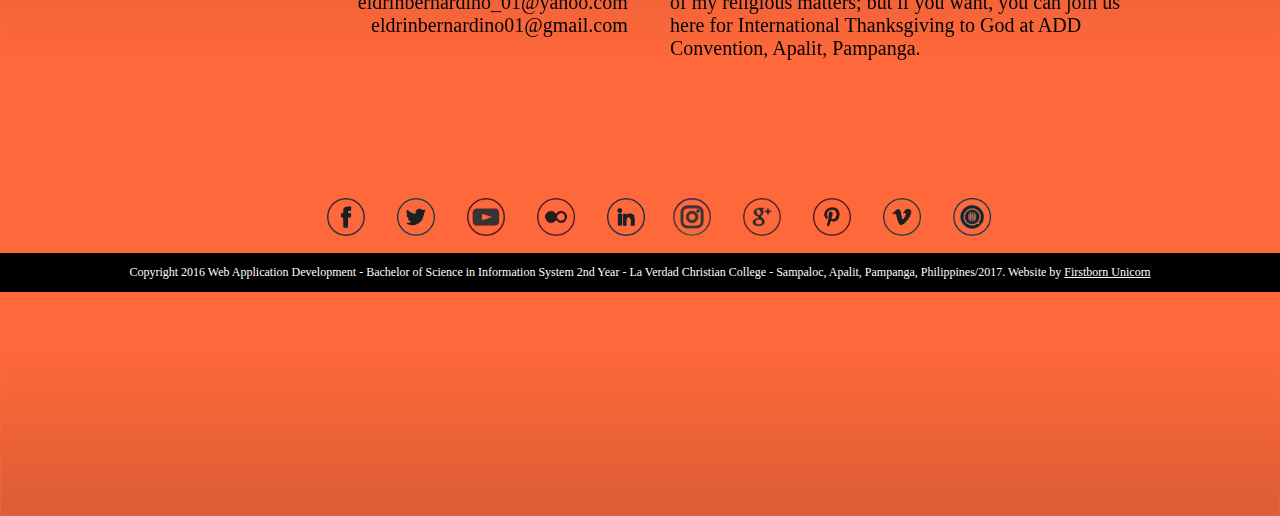
<file: The-Life-Work/vangogh.html>
<!DOCTYPE html>
<html lang="en-US">
<head>
	<title>Artist</title>
	<link href="main.css" rel="stylesheet"/>
	<link href="vangogh.css" rel="stylesheet"/>
	<link rel="shortcut icon" href="icon.ico"/>
</head>
<body>
	<ul class="menu">
		<div class="logo">
			<a href="index.html"><img src="images/life.png" class="logo-image" height="30px" width="200px"></a>
		</div>
		<a href="index.html"><li class="homenav" >HOME</li></a>
		<a href="gallery.html"><li class="gallerynav">GALLERY</li></a>
		<a href="artist.html"><li class="artistnav">ARTIST</li></a>
		<a href="top10.html"><li class="top10nav">TOP 10</li></a>
		<a href="about.html"><li class="aboutnav">ABOUT</li></a>
	</ul>
	<hr width="100%" class="line" size="6px" color= "#FE683a">
	<img src="images/artist/a3.png" class="a3" width="102%" height="100%">
	<div class="overall">

	<div class="info">
		<div class="story">
			<h2> Vincent's Life </h2>
			<hr width="80%" class="liner" size="3px" color= "#ffffff">
			<table cellpadding="10" >
				<tbody>
					<tr>
						<p align="center">Vincent Willem van Gogh (30 March 1853 - 29 July 1890) was a Dutch Post-Impressionist painter whose work had a far-reaching influence on 20th-century art. In just over a decade he produced over 2100 artworks, including around 860 oil paintings. They include portraits, self portraits, landscapes, still lifes, olive trees, cypresses, wheat fields and sunflowers. Critics largely ignored him until his suicide, aged 37, which followed years of anxiety, poverty and mental illness.
						<br>
						<br>
						Born to upper middle class parents, Van Gogh was thoughtful and intellectual as a child, and deeply religious and keenly aware of modernist trends in art, music and literature as a young adult. Although he drew as a child and spent several years in his 20s working for a firm of art dealers in The Hague, London and Paris, he spent years drifting in ill health and solitude, not painting until his late twenties. He spent several years in The Hague, London and Paris. His first major work was 1885's The Potato Eaters, which contains few signs of the vivid colourisation that distinguished his later work. In 1886 he moved to Paris and discovered the French Impressionists. From then his paintings grew brighter in colour as he developed a style that became fully realised during his stay in Arles in 1888.
						<br>
						<br>
						Today, Van Gogh's vivid colours, emotive subject matter, and the romanticism of his short life have led to his position in the public imagination as the quintessential misunderstood genius. His widespread critical, commercial and popular success began after his adoption by the early 20th-century German Expressionists and Fauves. Despite a popular tendency to romanticise his ill health, art historians see an artist deeply frustrated by the inactivity and incoherence caused by frequent mental sickness. His posthumous reputation grew steadily during the 20th century; today he is remembered and revered as an important but tragic painter.
						<br>
						</p>
					</tr>
				</tbody>
			</table>	
		</div>
		<div class="personal">
			<h2>Vincent van Gogh</h2>
				<table cellspacing="20">
					<tbody>
						<tr align="center">
							<img src="images/artist/3.png" class="picture">
						</tr>
						<tr>
							<th scope="row">Born</th>
							<td>
								<span>
								30 March 1853
								</span>
								<br>
								<span>
								Zundert, Netherlands
								</span>
							</td>
						</tr>
						<tr>
							<th scope="row">Died</th>
							<td>29 July 1890<span style="display:none">(<span>1890 07 29</span>)</span> (aged&nbsp;37)<br>
							<span>Auvers-sur-Oise, France</span>
							</td>
						</tr>
						<tr>
							<th scope="row">Nationality</th>
							<td>Dutch</td>
						</tr>
						<tr>
							<th scope="row">Education</th>
							<td>Anton Mauve</td>
							</tr>
						<tr>
							<th scope="row">Known&nbsp;for</th>
							<td>Painting, drawing</td>
						</tr>
						<tr>
							<th scope="row"><span style="white-space:nowrap;">Notable work</span></th>
							<td><i>Starry Night, Sunflower, Bedroom in Arles, Portrait of Dr. Gatchet, Sorrow </i></td>
						</tr>
						<tr>
							<th scope="row">Movement</th>
							<td>Pos-Impressionism</td>
						</tr>
					</tbody>
				</table>
		</div>
	</div>
	</div>

	



	<div class="contact1">
		<h1>Eldrin Marticio Bernardino</h1>
		<s>09323198747</s> / 09432485963 / 09057552367<br>
		<i>(Home)</i> 154 tendido st., Brgy. San Jose, Quezon City<br>
		<i>(Temporary)</i> Payumo Res., ADD CON, Apalit, Pampanga<br>
		https://www.facebook.com/ldrin01<br>
		eldrinbernardino_01@yahoo.com<br>
		eldrinbernardino01@gmail.com<br>
	</div>
	<div class="contact2">
		<p>If you have any concern for this site or anything related here, you can get in touch. You
		can e-mail me on Yahoo or Gmail, or just message me personally on Facebook.</p>
		<p>I grant with meet up but only nearby Pampanga. I'm whole day free every Tuesday and Sunday, 
		after lunch until 4:30 pm every Friday. I'm not available every Saturday because of my 
		religious matters; but if you want, you can join us here for International Thanksgiving to God at 
		ADD Convention, Apalit, Pampanga.</p>
	</div>
	<footer>
		<p>Copyright 2016 Web Application Development - Bachelor of Science in Information System 2nd Year - La Verdad Christian
		College - Sampaloc, Apalit, Pampanga, Philippines/2017. Website by <u>Firstborn Unicorn</u></p>
	</footer>
	<img src="images/banner7.png" class="image7" height="88%" width="100%">
	<!-- <img src="images/banner6.jpg" class="image6" height="35%" width="100%"> -->
	<div class="media">
		<img src="images/media1hover.png" class="hover1" height="38px" width="38px">
		<a href="#"><img src="images/media1.png" class="no1" height="38px" width="38px"></a>
		<img src="images/media2hover.png" class="hover2" height="38px" width="38px">
		<a href="#"><img src="images/media2.png" class="no2" height="38px" width="38px"></a>
		<img src="images/media3hover.png" class="hover3" height="38px" width="38px">
		<a href="#"><img src="images/media3.png" class="no3" height="38px" width="38px"></a>
		<img src="images/media4hover.png" class="hover4" height="38px" width="38px">
		<a href="#"><img src="images/media4.png" class="no4" height="38px" width="38px"></a>
		<img src="images/media5hover.png" class="hover5" height="38px" width="38px">
		<a href="#"><img src="images/media5.png" class="no5" height="38px" width="38px"></a>
	</div>
	<div class="media2">
		<img src="images/media6hover.png" class="hover6" height="38px" width="38px">
		<a href="#"><img src="images/media6.png" class="no6" height="38px" width="38px"></a>
		<img src="images/media7hover.png" class="hover7" height="38px" width="38px">
		<a href="#"><img src="images/media7.png" class="no7" height="38px" width="38px"></a>
		<img src="images/media8hover.png" class="hover8" height="38px" width="38px">
		<a href="#"><img src="images/media8.png" class="no8" height="38px" width="38px"></a>
		<img src="images/media9hover.png" class="hover9" height="38px" width="38px">
		<a href="#"><img src="images/media9.png" class="no9" height="38px" width="38px"></a>
		<img src="images/media10hover.png" class="hover10" height="38px" width="38px">
		<a href="#"><img src="images/media10.png" class="no10" height="38px" width="38px"></a>
	</div>
</body>
</html>
</file>
<file: MyCalculat0.r/Calcu.css>
body{
	font-family: tahoma;
	background: #191919;
	font-size: 150%;	
}

.links{
	margin-top: 550px;
	font-size: 17px;
	position: absolute;
	list-style: none;
	color: #525252;
	background: #121212;
	width: 97.1%;
	left: 0px;
}
.links li{
	display: inline-block;
	padding: 10px 15px;
	float: center;
}
.links a{
	text-decoration: none;
	color: #727272;
}
.links a:hover{
	color: #d88842;
}
#link2{
	margin-left: 418px;
}
#back{
	position: fixed;
	width: 105%;
	height:105%;
	margin: -10px 0 0 -10px;
}
.calculator{
	padding: 15px 15px 290px 15px;
	position: fixed;
	margin-left: 21%;
	margin-top: 5%;
}

.screen{
	border-top: 4px solid #D88842;
	position: fixed;
	padding: 15px 30px 15px 15px;
	margin-left: 2px;
	text-align: right;
	background: #262626;
	color: white;
	font-size: 300%;
	overflow: hidden;
	width: 694px;
	height: 94px;
}
.screen p{
	position: fixed;
	float: right;
	position: fixed;
	margin-top: 15px;
	margin-left: 50px;
	width: 646px;
}
.numpad{
	margin-top: 130px;
	position: fixed;
}
.buttons{
	float: left;
	padding: 20px 35px 20px 39.25px;
	background: #393939;
	color: #ffffff;
	border: 2px solid #191919;

}
.buttons:hover{
	background: #424242;
}
.buttons:active{
	background: white;
}

#name{
	margin: 2.5% 0 0 22.3%;
	color: white;
	position: absolute;
}

#arithmetic{
	color: white;
	position: absolute;
	margin-top: 83px;
	margin-left: 25px;
}
#firstnum{
	color: white;
	margin-left: 310px;
	position: absolute;
	text-align: right;
	width: 400px;
	padding-top: 13px;
	overflow: hidden;
}
#display{
	overflow: hidden;
}

#button4{
	padding: 20px 35.5px 20px 35.5px;
	background: #d88842;
}
#button4:hover{
	background: red;
}
#button4:active{
	background: white;
}
#button5{
	padding: 20px 47.5px 20px 47.5px;
}
#button9{
	padding: 20px 47.5px 20px 47.5px;
}
#button10{
	padding: 20px 46px 20px 46px;
}
#button14{
	padding: 20px 47.5px 20px 47.5px;
}
#button15{
	padding: 20px 50.5px 20px 50.5px;
}
#button16{
	padding: 20px 37px 20px 37px;
}
#button17{
	padding: 20px 40.5px 20px 40.5px;
}
#button18{
	padding: 20px 104.5px 20px 104.5px;
}
#button19{
	padding: 20px 25.5px 20px 25.5px;
}



#button27{
	padding: 20px 20px 20px 20px;
}
#button20{
	padding: 20px 24px 20px 24px;
}
#button21{
	padding: 20px 21px 20px 21px;
}


#button22{
	padding: 20px 23.5px 20px 23.5px;
}
#button23{
	padding: 20px 20px 20px 20px;
}
#button24{
	padding: 20px 21px 20px 21px;
}


#button26{
	padding: 17.5px 46.4px 17.5px 46.4px;
}
#button28{
	padding: 20px 109.5px 20px 109.5px;
}


#button25{
	padding: 20px 49px 20px 49px;
}
#button29{
	padding: 17.5px 43.5px 17.5px 43.5px;
}
.scientific{
	float: left;
	border: 2px solid #191919;
	background: #d88842;
	color: black;
}
.scientific:hover{
	background: #dc5a35;
}
.scientific:active{
	background: white;
}
</file>
<file: The-Life-Work/main.css>
body{
	background: #FE683a;
	margin: 74px 0 0 0;
	padding: 0;
	font-family: 'Futura bk bt';
}
/*<navigation>*/
.logo-image{
	margin-top: 22px;
}
.menu {
	position: fixed;
	width: 97%;
	color: #000000;
	list-style: none;
	text-align: right;
	background: black;
	margin-top: -74px;
	margin-bottom: 0px;
	z-index: 1000;
}
.menu li {
	color: white;
	display: inline-block;
	padding:  25px 25px 25px 25px;
	font-size: 20px;
}
.menu li a {
	text-decoration: none;
	color: white;
}
.menu li:hover {
padding: 25px 25px 25px 25px;
background: #FE683a;
}
.menu .logo {
	color: #000000;
	float: left;
	padding-left: 0;
	font-size: 20px;
}
.line{
	position: absolute;
	position: fixed;
	margin-top: 0px;
	z-index: 100000;
}
/*</navigation>*/
</file>
<file: The-Life-Work/homenav.css>
.homenav{
	background: #FE683a;
}


/*<firstwall>*/
.image1{
	position: fixed;
	z-index: -1;
	margin-left: 0;
}
.parallax{
	z-index: 200;
}
.content1{
	margin-top: 65px;
	position: absolute;
	margin-left: 8%;
	max-width: 38%;
	text-align: justify;
	font-size: 25px;
	color: white;	
}
.knowmore{
	position: absolute;
	margin: 28px 0 0 115px;
}
.knowmore:hover{
	opacity: 0;
}
.knowmorehover{
	position: absolute;
	margin: 28px 0 0 115px;
}
/*</firstwall>*/
/*<secondwall>*/
.image2{
	position: absolute;
	margin: 570px 0 0 0;
}
.content2{
	position: absolute;
	margin-top: 725px;
	margin-left: 53%;
	max-width: 38%;
	text-align: justify;
	font-size: 25px;
	color: #FE683a;
}
.gallery{
	position: absolute;
	margin: 28px 0 0 115px;
}
.gallery:hover{
	opacity: 0;
}
.galleryhover{
	position: absolute;
	margin: 28px 0 0 115px;
}
/*</secondwall>*/
/*<thirdwall>*/
.image3{
	position: absolute;
	margin: 1326px 0 0 0px;
}
.content3{
	position: absolute;
	margin-top: 1725px;
	margin-left: 8%;
	max-width: 48%;
	text-align: justify;
	font-size: 25px;
	color: #000000;
}
.artist{
	position: absolute;
	margin: 0 0 0 0;
}
.artist:hover{
	opacity: 0;
}
.artisthover{
	position: absolute;
	margin: 0 0 0 0;
}
/*</thirdwall>*/
/*<fourthwall>*/
.image4{
	position: absolute;
	margin: 2089px 0 0 0;
}
.content4{
	position: absolute;
	margin-top: 2450px;
}
.seelist{
	position: absolute;
	margin: 170px 0 0 538px;
}
.seelist:hover{
	opacity: 0;
}
.seelisthover{
	position: absolute;
	margin: 170px 0 0 538px;
}
/*</fourthwall>*/
/*<fifthwall>*/
.image5{
	position: absolute;
	margin: 2839px 0 0 0;
}
.content5{
	position: absolute;
	margin-top: 3000px;
	margin-left: 8%;
	max-width: 35%;
	text-align: justify;
	font-size: 30px;
	color: #ffffff;
}
.more{
	position: absolute;
	margin: 0 0 0 94px;
}
.more:hover{
	opacity: 0;
}
.morehover{
	position: absolute;
	margin: 0 0 0 94px;
}
/*.image6{
	position: absolute;
	margin: 3643px 0 0 0;
}*/
/*</fifthwall>*/









/*<footer>*/
.media{
	position: absolute;
	margin-top: 3350px;
	margin-left: 327px;
}
.no1{
	position: absolute;
}
.no1:hover{
	opacity: 0;
}
.hover1{
	position: absolute;
}
.no2{
	position: absolute;
	margin-left: 70px;
}
.no2:hover{
	opacity: 0;
}
.hover2{
	position: absolute;
	margin-left: 70px;
}
.no3{
	position: absolute;
	margin-left: 140px;
}
.no3:hover{
	opacity: 0;
}
.hover3{
	position: absolute;
	margin-left: 140px;
}
.no4{
	position: absolute;
	margin-left: 210px;
}
.no4:hover{
	opacity: 0;
}
.hover4{
	position: absolute;
	margin-left: 210px;
}
.no5{
	position: absolute;
	margin-left: 280px;
}
.no5:hover{
	opacity: 0;
}
.hover5{
	position: absolute;
	margin-left: 280px;
}
.media2{
	position: absolute;
	margin-top: 3350px;
	margin-left: 673px;
}
.no6{
	position: absolute;
}
.no6:hover{
	opacity: 0;
}
.hover6{
	position: absolute;
}
.no7{
	position: absolute;
	margin-left: 70px;
}
.no7:hover{
	opacity: 0;
}
.hover7{
	position: absolute;
	margin-left: 70px;
}
.no8{
	position: absolute;
	margin-left: 140px;
}
.no8:hover{
	opacity: 0;
}
.hover8{
	position: absolute;
	margin-left: 140px;
}
.no9{
	position: absolute;
	margin-left: 210px;
}
.no9:hover{
	opacity: 0;
}
.hover9{
	position: absolute;
	margin-left: 210px;
}
.no10{
	position: absolute;
	margin-left: 280px;
}
.no10:hover{
	opacity: 0;
}
.hover10{
	position: absolute;
	margin-left: 280px;
}
.contact1{
	position: absolute;
	margin: 2980px 0 0 150px;
	max-width: 40%;
	text-align: right;
	font-size: 125%;
	color: #000000;
	z-index: 	1000;
}
.contact2{
	position: absolute;
	margin: 2980px 0 0 670px;
	max-width: 37%;
	text-align: left;
	font-size: 125%;
	color: #000000;
	z-index: 	1000;
}
.image7{
	position: absolute;
	margin: 2860px 0 0 0;
}
footer{
	background: #000000;
	color: #ffffff;
	position: absolute;
	margin: 3400px 0 0 0;
	font-size: 75%;
	text-align: center;
	width: 100%;
	font-family: calibri;
	z-index: 	1000;
}
/*</footer>*/
</file>
<file: The-Life-Work/aboutnav.css>
.aboutnav{
	background: #FE683a;
}
.back1{
	margin: -5px 0 0 -2px;
}
.back2{
	margin: -15px 0 0 -4px;
}
.content{
	position: absolute;
	margin: 35px 0 0 520px;
	color: white;
	text-align: right;
}
h2{
	margin: 200px 0 0 400px;
}



/*~~~~~~~~~~~~~~~~~~~~~~~~~~~~~~~~~~~~~~~~~~~~~~~~~~~~*/
.monet{
	position: absolute;
	margin: -680px 0 0 450px;
  font-size: 65px;
  color: white;
}
.firstline{
	position: absolute;
	margin-top: -490px;
  margin-left: 53px;
}
/*~~~~~~~~~~~~~~~~~~~~~~~~~~~~~~~~~~~~~~~~~~~~~~~~~~~~*/
.button1 {
	position: absolute;
 	margin: 0px 0 0 75px; 
}
.picture1	{
	position: absolute;
	border: 2px solid #ffffff; 
}
.picture1:hover {
	opacity: .7;
}
.overlay1 {
	z-index: 100000;
  position: fixed;
  top: 0;
  bottom: 0;
  left: 0;
  right: 0;
  background: rgba(0, 0, 0, 0.83);
  transition: opacity 200ms;
  visibility: hidden;
  opacity: 0;
}
.overlay1:target {
  visibility: visible;
  opacity: 1;
}
.popup1 .content{
  margin: 25px auto;
  padding: 8px;
  background: #fff;
  color: black;
  border-radius: 5px;
  width: 60%;
  position: relative;
  transition: 200ms;
  text-align: center;
}
.bigpicture1{
	position: absolute;
	margin: 3px 0 0 335px;
}
.popup1 .close {
  position: absolute;
  top: 0px;
  right: 30px;
  transition: all 100ms;
  font-size: 50px;
  text-decoration: none;
  color: #ffffff;
  opacity: 0.4;
}
.popup1 .close:hover {
  color: gray;
}
/*~~~~~~~~~~~~~~~~~~~~~~~~~~~~~~~~~~~~~~~~~~~~~~~~~~~~*/
.button2 {
	position: absolute;
 	margin: 0px 0 0 195px; 
}
.picture2	{
	position: absolute;
	border: 2px solid #ffffff; 
}
.picture2:hover {
	opacity: .7;
}
.overlay2 {
	z-index: 100000;
  position: fixed;
  top: 0;
  bottom: 0;
  left: 0;
  right: 0;
  background: rgba(0, 0, 0, 0.83);
  transition: opacity 200ms;
  visibility: hidden;
  opacity: 0;
}
.overlay2:target {
  visibility: visible;
  opacity: 1;
}
.popup2 .content{
  margin: 25px auto;
  padding: 8px;
  background: #fff;
  color: black;
  border-radius: 5px;
  width: 60%;
  position: relative;
  transition: 200ms;
  text-align: center;
}
.bigpicture2{
	position: absolute;
	margin: 3px 0 0 400px;
}
.popup2 .close {
  position: absolute;
  top: 0px;
  right: 30px;
  transition: all 100ms;
  font-size: 50px;
  text-decoration: none;
  color: #ffffff;
  opacity: 0.4;
}
.popup2 .close:hover {
  color: gray;
}
/*~~~~~~~~~~~~~~~~~~~~~~~~~~~~~~~~~~~~~~~~~~~~~~~~~~~~*/
.button3 {
	position: absolute;
 	margin: 0px 0 0 298px; 
}
.picture3	{
	position: absolute;
	border: 2px solid #ffffff; 
}
.picture3:hover {
	opacity: .7;
}
.overlay3 {
	z-index: 100000;
  position: fixed;
  top: 0;
  bottom: 0;
  left: 0;
  right: 0;
  background: rgba(0, 0, 0, 0.83);
  transition: opacity 200ms;
  visibility: hidden;
  opacity: 0;
}
.overlay3:target {
  visibility: visible;
  opacity: 1;
}
.popup3 .content{
  margin: 25px auto;
  padding: 8px;
  background: #fff;
  color: black;
  border-radius: 5px;
  width: 60%;
  position: relative;
  transition: 200ms;
  text-align: center;
}
.bigpicture3{
	position: absolute;
	margin: 3px 0 0 135px;
}
.popup3 .close {
  position: absolute;
  top: 0px;
  right: 30px;
  transition: all 100ms;
  font-size: 50px;
  text-decoration: none;
  color: #ffffff;
  opacity: 0.4;
}
.popup3 .close:hover {
  color: gray;
}
/*~~~~~~~~~~~~~~~~~~~~~~~~~~~~~~~~~~~~~~~~~~~~~~~~~~~~*/
.button4 {
	position: absolute;
 	margin: 0px 0 0 475px; 
}
.picture4	{
	position: absolute;
	border: 2px solid #ffffff; 
}
.picture4:hover {
	opacity: .7;
}
.overlay4 {
	z-index: 100000;
  position: fixed;
  top: 0;
  bottom: 0;
  left: 0;
  right: 0;
  background: rgba(0, 0, 0, 0.83);
  transition: opacity 200ms;
  visibility: hidden;
  opacity: 0;
}
.overlay4:target {
  visibility: visible;
  opacity: 1;
}
.popup4 .content{
  margin: 25px auto;
  padding: 8px;
  background: #fff;
  color: black;
  border-radius: 5px;
  width: 60%;
  position: relative;
  transition: 200ms;
  text-align: center;
}
.bigpicture4{
	position: absolute;
	margin: 3px 0 0 345px;
}
.popup4 .close {
  position: absolute;
  top: 0px;
  right: 30px;
  transition: all 100ms;
  font-size: 50px;
  text-decoration: none;
  color: #ffffff;
  opacity: 0.4;
}
.popup4 .close:hover {
  color: gray;
}
/*~~~~~~~~~~~~~~~~~~~~~~~~~~~~~~~~~~~~~~~~~~~~~~~~~~~~*/
.button5 {
	position: absolute;
 	margin: 0px 0 0 594px; 
}
.picture5	{
	position: absolute;
	border: 2px solid #ffffff; 
}
.picture5:hover {
	opacity: .7;
}
.overlay5 {
	z-index: 100000;
  position: fixed;
  top: 0;
  bottom: 0;
  left: 0;
  right: 0;
  background: rgba(0, 0, 0, 0.83);
  transition: opacity 200ms;
  visibility: hidden;
  opacity: 0;
}
.overlay5:target {
  visibility: visible;
  opacity: 1;
}
.popup5 .content{
  margin: 25px auto;
  padding: 8px;
  background: #fff;
  color: black;
  border-radius: 5px;
  width: 60%;
  position: relative;
  transition: 200ms;
  text-align: center;
}
.bigpicture5{
	position: absolute;
	margin: 3px 0 0 330px;
}
.popup5 .close {
  position: absolute;
  top: 0px;
  right: 30px;
  transition: all 100ms;
  font-size: 50px;
  text-decoration: none;
  color: #ffffff;
  opacity: 0.4;
}
.popup5 .close:hover {
  color: gray;
}
/*~~~~~~~~~~~~~~~~~~~~~~~~~~~~~~~~~~~~~~~~~~~~~~~~~~~~*/
.button6 {
	position: absolute;
 	margin: 0px 0 0 720px; 
}
.picture6	{
	position: absolute;
	border: 2px solid #ffffff; 
}
.picture6:hover {
	opacity: .7;
}
.overlay6 {
	z-index: 100000;
  position: fixed;
  top: 0;
  bottom: 0;
  left: 0;
  right: 0;
  background: rgba(0, 0, 0, 0.83);
  transition: opacity 200ms;
  visibility: hidden;
  opacity: 0;
}
.overlay6:target {
  visibility: visible;
  opacity: 1;
}
.popup6 .content{
  margin: 25px auto;
  padding: 8px;
  background: #fff;
  color: black;
  border-radius: 5px;
  width: 60%;
  position: relative;
  transition: 200ms;
  text-align: center;
}
.bigpicture6{
	position: absolute;
	margin: 3px 0 0 460px;
}
.popup6 .close {
  position: absolute;
  top: 0px;
  right: 30px;
  transition: all 100ms;
  font-size: 50px;
  text-decoration: none;
  color: #ffffff;
  opacity: 0.4;
}
.popup6 .close:hover {
  color: gray;
}
/*~~~~~~~~~~~~~~~~~~~~~~~~~~~~~~~~~~~~~~~~~~~~~~~~~~~~*/
.button7 {
	position: absolute;
 	margin: 0px 0 0 805px; 
}
.picture7	{
	position: absolute;
	border: 2px solid #ffffff; 
}
.picture7:hover {
	opacity: .7;
}
.overlay7 {
	z-index: 100000;
  position: fixed;
  top: 0;
  bottom: 0;
  left: 0;
  right: 0;
  background: rgba(0, 0, 0, 0.83);
  transition: opacity 200ms;
  visibility: hidden;
  opacity: 0;
}
.overlay7:target {
  visibility: visible;
  opacity: 1;
}
.popup7 .content{
  margin: 25px auto;
  padding: 8px;
  background: #fff;
  color: black;
  border-radius: 5px;
  width: 60%;
  position: relative;
  transition: 200ms;
  text-align: center;
}
.bigpicture7{
	position: absolute;
	margin: 3px 0 0 335px;
}
.popup7 .close {
  position: absolute;
  top: 0px;
  right: 30px;
  transition: all 100ms;
  font-size: 50px;
  text-decoration: none;
  color: #ffffff;
  opacity: 0.4;
}
.popup7 .close:hover {
  color: gray;
}
/*~~~~~~~~~~~~~~~~~~~~~~~~~~~~~~~~~~~~~~~~~~~~~~~~~~~~*/
.button8 {
	position: absolute;
 	margin: 0px 0 0 928px; 
}
.picture8	{
	position: absolute;
	border: 2px solid #ffffff; 
}
.picture8:hover {
	opacity: .7;
}
.overlay8 {
	z-index: 100000;
  position: fixed;
  top: 0;
  bottom: 0;
  left: 0;
  right: 0;
  background: rgba(0, 0, 0, 0.83);
  transition: opacity 200ms;
  visibility: hidden;
  opacity: 0;
}
.overlay8:target {
  visibility: visible;
  opacity: 1;
}
.popup8 .content{
  margin: 25px auto;
  padding: 8px;
  background: #fff;
  color: black;
  border-radius: 5px;
  width: 60%;
  position: relative;
  transition: 200ms;
  text-align: center;
}
.bigpicture8{
	position: absolute;
	margin: 3px 0 0 350px;
}
.popup8 .close {
  position: absolute;
  top: 0px;
  right: 30px;
  transition: all 100ms;
  font-size: 50px;
  text-decoration: none;
  color: #ffffff;
  opacity: 0.4;
}
.popup8 .close:hover {
  color: gray;
}
/*~~~~~~~~~~~~~~~~~~~~~~~~~~~~~~~~~~~~~~~~~~~~~~~~~~~~*/
.button9 {
	position: absolute;
 	margin: 0px 0 0 1045px; 
}
.picture9 {
	position: absolute;
	border: 2px solid #ffffff; 
}
.picture9:hover {
	opacity: .7;
}
.overlay9 {
	z-index: 100000;
  position: fixed;
  top: 0;
  bottom: 0;
  left: 0;
  right: 0;
  background: rgba(0, 0, 0, 0.83);
  transition: opacity 200ms;
  visibility: hidden;
  opacity: 0;
}
.overlay9:target {
  visibility: visible;
  opacity: 1;
}
.popup9 .content{
  margin: 25px auto;
  padding: 8px;
  background: #fff;
  color: black;
  border-radius: 5px;
  width: 60%;
  position: relative;
  transition: 200ms;
  text-align: center;
}
.bigpicture9{
	position: absolute;
	margin: 3px 0 0 305px;
}
.popup9 .close {
  position: absolute;
  top: 0px;
  right: 30px;
  transition: all 100ms;
  font-size: 50px;
  text-decoration: none;
  color: #ffffff;
  opacity: 0.4;
}
.popup9 .close:hover {
  color: gray;
}
/*~~~~~~~~~~~~~~~~~~~~~~~~~~~~~~~~~~~~~~~~~~~~~~~~~~~~~~~~~~~~~~~~~~~~~~~~~~~~~~~~~~~~~~~~~~~~~~~~~~~~~~~~~~~~~~~~~~~~~~~~~*/





/*<footer>*/
.media{
	position: absolute;
	margin-top: 468px;
	margin-left: 327px;
}
.no1{
	position: absolute;
}
.no1:hover{
	opacity: 0;
}
.hover1{
	position: absolute;
}
.no2{
	position: absolute;
	margin-left: 70px;
}
.no2:hover{
	opacity: 0;
}
.hover2{
	position: absolute;
	margin-left: 70px;
}
.no3{
	position: absolute;
	margin-left: 140px;
}
.no3:hover{
	opacity: 0;
}
.hover3{
	position: absolute;
	margin-left: 140px;
}
.no4{
	position: absolute;
	margin-left: 210px;
}
.no4:hover{
	opacity: 0;
}
.hover4{
	position: absolute;
	margin-left: 210px;
}
.no5{
	position: absolute;
	margin-left: 280px;
}
.no5:hover{
	opacity: 0;
}
.hover5{
	position: absolute;
	margin-left: 280px;
}
.media2{
	position: absolute;
	margin-top: 468px;
	margin-left: 673px;
}
.no6{
	position: absolute;
}
.no6:hover{
	opacity: 0;
}
.hover6{
	position: absolute;
}
.no7{
	position: absolute;
	margin-left: 70px;
}
.no7:hover{
	opacity: 0;
}
.hover7{
	position: absolute;
	margin-left: 70px;
}
.no8{
	position: absolute;
	margin-left: 140px;
}
.no8:hover{
	opacity: 0;
}
.hover8{
	position: absolute;
	margin-left: 140px;
}
.no9{
	position: absolute;
	margin-left: 210px;
}
.no9:hover{
	opacity: 0;
}
.hover9{
	position: absolute;
	margin-left: 210px;
}
.no10{
	position: absolute;
	margin-left: 280px;
}
.no10:hover{
	opacity: 0;
}
.hover10{
	position: absolute;
	margin-left: 280px;
}
.contact1{
	position: absolute;
	margin: 68px 0 0 150px;
	max-width: 40%;
	text-align: right;
	font-size: 125%;
	color: #000000;
	z-index: 	1000;
}
.contact2{
	position: absolute;
	margin: 83px 0 0 670px;
	max-width: 37%;
	text-align: left;
	font-size: 125%;
	color: #000000;
	z-index: 	1000;
}
.image7{
	position: absolute;
	margin: -5px 0 0 0;
}
footer{
	background: #000000;
	color: #ffffff;
	position: absolute;
	margin: 523px 0 0 0;
	font-size: 75%;
	text-align: center;
	width: 100%;
	font-family: calibri;
	z-index: 	1000;
}
/*</footer>*/
</file>
<file: The-Life-Work/andywarhol.css>
.artistnav{
	background: #FE683a;
}
.a4{
	position: absolute;
	position: fixed;
	margin: 0 0 0 -2px;
}
.overall{
	position: absolute;
	margin-top: 75px;
	margin-left: 200px;
	margin-right: 200px;
}
.picture{
	margin-left: 45px;
	border: 10px solid #ffffff;
	border-radius: 3px;
}
.personal{
	position: absolute;
	padding: 3%;
	border-radius: 10px;
	background: #000000;
	color: #ffffff;
	margin-left: 550px;
	width: 400px;
}
.personal h2{
	text-align: center;
}

.story{
	position: absolute;
	border-radius: 10px;
	background: #000000;
	color: #ffffff;
	margin-left: 0px;
	width: 500px;
}
.story h2{
	margin-top: 40px;
	text-align: center;
}
.story p{
	margin-left: 50px;
	max-width: 400px;
	text-align: justify;
	margin-bottom: 30px;
}

.famouswork{
	position: absolute;
	padding: 3%;
	border-radius: 10px;
	background: #000000;
	color: #ffffff;
	margin-top: 1225px;
	width: 950px;
}
.famouswork h2{
	margin-top: 40px;
	text-align: center;
}






/*<footer>*/
.media{
	position: absolute;
	margin-top: 1724px;
	margin-left: 327px;
}
.no1{
	position: absolute;
}
.no1:hover{
	opacity: 0;
}
.hover1{
	position: absolute;
}
.no2{
	position: absolute;
	margin-left: 70px;
}
.no2:hover{
	opacity: 0;
}
.hover2{
	position: absolute;
	margin-left: 70px;
}
.no3{
	position: absolute;
	margin-left: 140px;
}
.no3:hover{
	opacity: 0;
}
.hover3{
	position: absolute;
	margin-left: 140px;
}
.no4{
	position: absolute;
	margin-left: 210px;
}
.no4:hover{
	opacity: 0;
}
.hover4{
	position: absolute;
	margin-left: 210px;
}
.no5{
	position: absolute;
	margin-left: 280px;
}
.no5:hover{
	opacity: 0;
}
.hover5{
	position: absolute;
	margin-left: 280px;
}
.media2{
	position: absolute;
	margin-top:  1724px;
	margin-left: 673px;
}
.no6{
	position: absolute;
}
.no6:hover{
	opacity: 0;
}
.hover6{
	position: absolute;
}
.no7{
	position: absolute;
	margin-left: 70px;
}
.no7:hover{
	opacity: 0;
}
.hover7{
	position: absolute;
	margin-left: 70px;
}
.no8{
	position: absolute;
	margin-left: 140px;
}
.no8:hover{
	opacity: 0;
}
.hover8{
	position: absolute;
	margin-left: 140px;
}
.no9{
	position: absolute;
	margin-left: 210px;
}
.no9:hover{
	opacity: 0;
}
.hover9{
	position: absolute;
	margin-left: 210px;
}
.no10{
	position: absolute;
	margin-left: 280px;
}
.no10:hover{
	opacity: 0;
}
.hover10{
	position: absolute;
	margin-left: 280px;
}
.contact1{
	position: absolute;
	margin: 1324px 0 0 150px;
	max-width: 40%;
	text-align: right;
	font-size: 125%;
	color: #000000;
	z-index: 	1000;
}
.contact2{
	position: absolute;
	margin: 1339px 0 0 670px;
	max-width: 37%;
	text-align: left;
	font-size: 125%;
	color: #000000;
	z-index: 	1000;
}
.image7{
	position: absolute;
	margin: 1250px 0 0 0;
}
footer{
	background: #000000;
	color: #ffffff;
	position: absolute;
	margin: 1779px 0 0 0;
	font-size: 75%;
	text-align: center;
	width: 100%;
	font-family: calibri;
	z-index: 	1000;
}
/*</footer>*/
</file>
<file: The-Life-Work/artistnav.css>
.artistnav{
	background: #FE683a;
}

.artistselection{
	position: absolute;
}
.wallpaper{
	position: fixed;
	margin-left: -2px;
}


.first{
	margin: 75px 0 0 275px;
}
	.picassopicture{
		position: absolute;
		border: 2px solid #ffffff;
	}
	.picassobutton1{
		position: absolute;
		margin-left: 45px;
		margin-top: 420px;

	}
	.picassobutton2{
		position: absolute;
		margin-left: 45px;
		margin-top: 420px;
	}
	.picassobutton2:hover{
		opacity: 0;
	}

	.rembrandtpicture{
		position: absolute;
		margin-left: 500px;
		border: 2px solid #ffffff;
	}
	.rembrandtbutton1{
		position: absolute;
		margin-top: 420px;
		margin-left: 545px;
	}
	.rembrandtbutton2{
		position: absolute;
		margin-left: 545px;
		margin-top: 420px;
	}
	.rembrandtbutton2:hover{
		opacity: 0;
	}


.second{
	margin: 620px 0 0 275px;
}
	.vangoghpicture{
		position: absolute;
		border: 2px solid #ffffff;
	}
	.vangoghbutton1{
		position: absolute;
		margin-left: 45px;
		margin-top: 420px;

	}
	.vangoghbutton2{
		position: absolute;
		margin-left: 45px;
		margin-top: 420px;
	}
	.vangoghbutton2:hover{
		opacity: 0;
	}

	.andypicture{
		position: absolute;
		margin-left: 500px;
		border: 2px solid #ffffff;
	}
	.andybutton1{
		position: absolute;
		margin-top: 420px;
		margin-left: 545px;
	}
	.andybutton2{
		position: absolute;
		margin-left: 545px;
		margin-top: 420px;
	}
	.andybutton2:hover{
		opacity: 0;
	}


.third{
	margin: 1165px 0 0 275px;
}
	.davincipicture{
		position: absolute;
		border: 2px solid #ffffff;
	}
	.davincibutton1{
		position: absolute;
		margin-left: 45px;
		margin-top: 420px;

	}
	.davincibutton2{
		position: absolute;
		margin-left: 45px;
		margin-top: 420px;
	}
	.davincibutton2:hover{
		opacity: 0;
	}

	.monetpicture{
		position: absolute;
		margin-left: 500px;
		border: 2px solid #ffffff;
	}
	.monetbutton1{
		position: absolute;
		margin-top: 420px;
		margin-left: 545px;
	}
	.monetbutton2{
		position: absolute;
		margin-left: 545px;
		margin-top: 420px;
	}
	.monetbutton2:hover{
		opacity: 0;
	}





/*<footer>*/
.media{
	position: absolute;
	margin-top: 2223px;
	margin-left: 327px;
}
.no1{
	position: absolute;
}
.no1:hover{
	opacity: 0;
}
.hover1{
	position: absolute;
}
.no2{
	position: absolute;
	margin-left: 70px;
}
.no2:hover{
	opacity: 0;
}
.hover2{
	position: absolute;
	margin-left: 70px;
}
.no3{
	position: absolute;
	margin-left: 140px;
}
.no3:hover{
	opacity: 0;
}
.hover3{
	position: absolute;
	margin-left: 140px;
}
.no4{
	position: absolute;
	margin-left: 210px;
}
.no4:hover{
	opacity: 0;
}
.hover4{
	position: absolute;
	margin-left: 210px;
}
.no5{
	position: absolute;
	margin-left: 280px;
}
.no5:hover{
	opacity: 0;
}
.hover5{
	position: absolute;
	margin-left: 280px;
}
.media2{
	position: absolute;
	margin-top: 2223px;
	margin-left: 673px;
}
.no6{
	position: absolute;
}
.no6:hover{
	opacity: 0;
}
.hover6{
	position: absolute;
}
.no7{
	position: absolute;
	margin-left: 70px;
}
.no7:hover{
	opacity: 0;
}
.hover7{
	position: absolute;
	margin-left: 70px;
}
.no8{
	position: absolute;
	margin-left: 140px;
}
.no8:hover{
	opacity: 0;
}
.hover8{
	position: absolute;
	margin-left: 140px;
}
.no9{
	position: absolute;
	margin-left: 210px;
}
.no9:hover{
	opacity: 0;
}
.hover9{
	position: absolute;
	margin-left: 210px;
}
.no10{
	position: absolute;
	margin-left: 280px;
}
.no10:hover{
	opacity: 0;
}
.hover10{
	position: absolute;
	margin-left: 280px;
}
.contact1{
	position: absolute;
	margin: 1823px 0 0 150px;
	max-width: 40%;
	text-align: right;
	font-size: 125%;
	color: #000000;
	z-index: 	1000;
}
.contact2{
	position: absolute;
	margin: 1838px 0 0 670px;
	max-width: 37%;
	text-align: left;
	font-size: 125%;
	color: #000000;
	z-index: 	1000;
}
.image7{
	position: absolute;
	margin: 1750px 0 0 0;
}
footer{
	background: #000000;
	color: #ffffff;
	position: absolute;
	margin: 2278px 0 0 0;
	font-size: 75%;
	text-align: center;
	width: 100%;
	font-family: calibri;
	z-index: 	1000;
}
/*</footer>*/
</file>
<file: The-Life-Work/davinci.css>
.artistnav{
	background: #FE683a;
}
.a5{
	position: absolute;
	position: fixed;
	margin: 0 0 0 -2px;
}
.overall{
	position: absolute;
	margin-top: 75px;
	margin-left: 200px;
	margin-right: 200px;
}
.picture{
	margin-left: 45px;
	border: 10px solid #ffffff;
	border-radius: 3px;
}
.personal{
	position: absolute;
	padding: 3%;
	border-radius: 10px;
	background: #000000;
	color: #ffffff;
	margin-left: 550px;
	width: 400px;
}
.personal h2{
	text-align: center;
}

.story{
	position: absolute;
	border-radius: 10px;
	background: #000000;
	color: #ffffff;
	margin-left: 0px;
	width: 500px;
}
.story h2{
	margin-top: 40px;
	text-align: center;
}
.story p{
	margin-left: 50px;
	max-width: 400px;
	text-align: justify;
	margin-bottom: 30px;
}

.famouswork{
	position: absolute;
	padding: 3%;
	border-radius: 10px;
	background: #000000;
	color: #ffffff;
	margin-top: 1225px;
	width: 950px;
}
.famouswork h2{
	margin-top: 40px;
	text-align: center;
}






/*<footer>*/
.media{
	position: absolute;
	margin-top: 1724px;
	margin-left: 327px;
}
.no1{
	position: absolute;
}
.no1:hover{
	opacity: 0;
}
.hover1{
	position: absolute;
}
.no2{
	position: absolute;
	margin-left: 70px;
}
.no2:hover{
	opacity: 0;
}
.hover2{
	position: absolute;
	margin-left: 70px;
}
.no3{
	position: absolute;
	margin-left: 140px;
}
.no3:hover{
	opacity: 0;
}
.hover3{
	position: absolute;
	margin-left: 140px;
}
.no4{
	position: absolute;
	margin-left: 210px;
}
.no4:hover{
	opacity: 0;
}
.hover4{
	position: absolute;
	margin-left: 210px;
}
.no5{
	position: absolute;
	margin-left: 280px;
}
.no5:hover{
	opacity: 0;
}
.hover5{
	position: absolute;
	margin-left: 280px;
}
.media2{
	position: absolute;
	margin-top:  1724px;
	margin-left: 673px;
}
.no6{
	position: absolute;
}
.no6:hover{
	opacity: 0;
}
.hover6{
	position: absolute;
}
.no7{
	position: absolute;
	margin-left: 70px;
}
.no7:hover{
	opacity: 0;
}
.hover7{
	position: absolute;
	margin-left: 70px;
}
.no8{
	position: absolute;
	margin-left: 140px;
}
.no8:hover{
	opacity: 0;
}
.hover8{
	position: absolute;
	margin-left: 140px;
}
.no9{
	position: absolute;
	margin-left: 210px;
}
.no9:hover{
	opacity: 0;
}
.hover9{
	position: absolute;
	margin-left: 210px;
}
.no10{
	position: absolute;
	margin-left: 280px;
}
.no10:hover{
	opacity: 0;
}
.hover10{
	position: absolute;
	margin-left: 280px;
}
.contact1{
	position: absolute;
	margin: 1324px 0 0 150px;
	max-width: 40%;
	text-align: right;
	font-size: 125%;
	color: #000000;
	z-index: 	1000;
}
.contact2{
	position: absolute;
	margin: 1339px 0 0 670px;
	max-width: 37%;
	text-align: left;
	font-size: 125%;
	color: #000000;
	z-index: 	1000;
}
.image7{
	position: absolute;
	margin: 1250px 0 0 0;
}
footer{
	background: #000000;
	color: #ffffff;
	position: absolute;
	margin: 1779px 0 0 0;
	font-size: 75%;
	text-align: center;
	width: 100%;
	font-family: calibri;
	z-index: 	1000;
}
/*</footer>*/
</file>
<file: The-Life-Work/gallerynav.css>
.gallerynav{
	background: #FE683a;
}

.wallpaper{
  position: fixed;
  margin-left: -2px;
}

.monet{
  color: #ffffff;
  padding: 0.2%;-->
  /*border: 2px solid #ffffff;*/
  width: 20%;
  text-align: center;
}
.monet:hover{
  opacity: .7;
  /*border: 2px solid #000000;*/
}
.davinci{
  color: #ffffff;
  padding: 0.2%;-->
  /*border: 2px solid #ffffff;*/
  width: 28%;
  text-align: center;
}
.davinci:hover{
  opacity: .7;
  /*border: 2px solid #000000;*/
}
.picasso{
  color: #ffffff;
  padding: 0.2%;-->
  /*border: 2px solid #ffffff;*/
  width: 20%;
  text-align: center;
}
.picasso:hover{
  opacity: .7;
  /*border: 2px solid #000000;*/
}
.warhol{
  color: #ffffff;
  padding: 0.2%;-->
  /*border: 2px solid #ffffff;*/
  width: 20%;
  text-align: center;
}
.warhol:hover{
  opacity: .7;
  /*border: 2px solid #000000;*/
}
.vangogh{
  color: #ffffff;
  padding: 0.2%;-->
  /*border: 2px solid #ffffff;*/
  width: 27%;
  text-align: center;
}
.vangogh:hover{
  opacity: .7;
  /*border: 2px solid #000000;*/
}
.rembrandt{
  color: #ffffff;
  padding: 0.2%;-->
  /*border: 2px solid #ffffff;*/
  width: 27%;
  text-align: center;
}
.rembrandt:hover{
  opacity: .7;
  /*border: 2px solid #000000;*/
}
/*~~~~~~~~~~~~~~~~~~~~~~~~~~~~~~~~~~~~~~~~~~~~~~~~~~~~*/
.monet{
	position: absolute;
	margin: 60px 0 0 75px;
}
.firstline{
	position: absolute;
	margin-top: 125px;
}
/*~~~~~~~~~~~~~~~~~~~~~~~~~~~~~~~~~~~~~~~~~~~~~~~~~~~~*/
.button1 {
	position: absolute;
 	margin: 0px 0 0 75px; 
}
.picture1	{
	position: absolute;
	border: 2px solid #ffffff; 
}
.picture1:hover {
	opacity: .7;
}
.overlay1 {
	z-index: 100000;
  position: fixed;
  top: 0;
  bottom: 0;
  left: 0;
  right: 0;
  background: rgba(0, 0, 0, 0.83);
  transition: opacity 200ms;
  visibility: hidden;
  opacity: 0;
}
.overlay1:target {
  visibility: visible;
  opacity: 1;
}
.popup1 .content{
  margin: 25px auto;
  padding: 8px;
  background: #fff;
  border-radius: 5px;
  width: 60%;
  position: relative;
  transition: 200ms;
  text-align: center;
}
.bigpicture1{
	position: absolute;
	margin: 3px 0 0 335px;
}
.popup1 .close {
  position: absolute;
  top: 0px;
  right: 30px;
  transition: all 100ms;
  font-size: 50px;
  text-decoration: none;
  color: #ffffff;
  opacity: 0.4;
}
.popup1 .close:hover {
  color: gray;
}
/*~~~~~~~~~~~~~~~~~~~~~~~~~~~~~~~~~~~~~~~~~~~~~~~~~~~~*/
.button2 {
	position: absolute;
 	margin: 0px 0 0 195px; 
}
.picture2	{
	position: absolute;
	border: 2px solid #ffffff; 
}
.picture2:hover {
	opacity: .7;
}
.overlay2 {
	z-index: 100000;
  position: fixed;
  top: 0;
  bottom: 0;
  left: 0;
  right: 0;
  background: rgba(0, 0, 0, 0.83);
  transition: opacity 200ms;
  visibility: hidden;
  opacity: 0;
}
.overlay2:target {
  visibility: visible;
  opacity: 1;
}
.popup2 .content{
  margin: 25px auto;
  padding: 8px;
  background: #fff;
  border-radius: 5px;
  width: 60%;
  position: relative;
  transition: 200ms;
  text-align: center;
}
.bigpicture2{
	position: absolute;
	margin: 3px 0 0 400px;
}
.popup2 .close {
  position: absolute;
  top: 0px;
  right: 30px;
  transition: all 100ms;
  font-size: 50px;
  text-decoration: none;
  color: #ffffff;
  opacity: 0.4;
}
.popup2 .close:hover {
  color: gray;
}
/*~~~~~~~~~~~~~~~~~~~~~~~~~~~~~~~~~~~~~~~~~~~~~~~~~~~~*/
.button3 {
	position: absolute;
 	margin: 0px 0 0 298px; 
}
.picture3	{
	position: absolute;
	border: 2px solid #ffffff; 
}
.picture3:hover {
	opacity: .7;
}
.overlay3 {
	z-index: 100000;
  position: fixed;
  top: 0;
  bottom: 0;
  left: 0;
  right: 0;
  background: rgba(0, 0, 0, 0.83);
  transition: opacity 200ms;
  visibility: hidden;
  opacity: 0;
}
.overlay3:target {
  visibility: visible;
  opacity: 1;
}
.popup3 .content{
  margin: 25px auto;
  padding: 8px;
  background: #fff;
  border-radius: 5px;
  width: 60%;
  position: relative;
  transition: 200ms;
  text-align: center;
}
.bigpicture3{
	position: absolute;
	margin: 3px 0 0 135px;
}
.popup3 .close {
  position: absolute;
  top: 0px;
  right: 30px;
  transition: all 100ms;
  font-size: 50px;
  text-decoration: none;
  color: #ffffff;
  opacity: 0.4;
}
.popup3 .close:hover {
  color: gray;
}
/*~~~~~~~~~~~~~~~~~~~~~~~~~~~~~~~~~~~~~~~~~~~~~~~~~~~~*/
.button4 {
	position: absolute;
 	margin: 0px 0 0 475px; 
}
.picture4	{
	position: absolute;
	border: 2px solid #ffffff; 
}
.picture4:hover {
	opacity: .7;
}
.overlay4 {
	z-index: 100000;
  position: fixed;
  top: 0;
  bottom: 0;
  left: 0;
  right: 0;
  background: rgba(0, 0, 0, 0.83);
  transition: opacity 200ms;
  visibility: hidden;
  opacity: 0;
}
.overlay4:target {
  visibility: visible;
  opacity: 1;
}
.popup4 .content{
  margin: 25px auto;
  padding: 8px;
  background: #fff;
  border-radius: 5px;
  width: 60%;
  position: relative;
  transition: 200ms;
  text-align: center;
}
.bigpicture4{
	position: absolute;
	margin: 3px 0 0 345px;
}
.popup4 .close {
  position: absolute;
  top: 0px;
  right: 30px;
  transition: all 100ms;
  font-size: 50px;
  text-decoration: none;
  color: #ffffff;
  opacity: 0.4;
}
.popup4 .close:hover {
  color: gray;
}
/*~~~~~~~~~~~~~~~~~~~~~~~~~~~~~~~~~~~~~~~~~~~~~~~~~~~~*/
.button5 {
	position: absolute;
 	margin: 0px 0 0 594px; 
}
.picture5	{
	position: absolute;
	border: 2px solid #ffffff; 
}
.picture5:hover {
	opacity: .7;
}
.overlay5 {
	z-index: 100000;
  position: fixed;
  top: 0;
  bottom: 0;
  left: 0;
  right: 0;
  background: rgba(0, 0, 0, 0.83);
  transition: opacity 200ms;
  visibility: hidden;
  opacity: 0;
}
.overlay5:target {
  visibility: visible;
  opacity: 1;
}
.popup5 .content{
  margin: 25px auto;
  padding: 8px;
  background: #fff;
  border-radius: 5px;
  width: 60%;
  position: relative;
  transition: 200ms;
  text-align: center;
}
.bigpicture5{
	position: absolute;
	margin: 3px 0 0 330px;
}
.popup5 .close {
  position: absolute;
  top: 0px;
  right: 30px;
  transition: all 100ms;
  font-size: 50px;
  text-decoration: none;
  color: #ffffff;
  opacity: 0.4;
}
.popup5 .close:hover {
  color: gray;
}
/*~~~~~~~~~~~~~~~~~~~~~~~~~~~~~~~~~~~~~~~~~~~~~~~~~~~~*/
.button6 {
	position: absolute;
 	margin: 0px 0 0 720px; 
}
.picture6	{
	position: absolute;
	border: 2px solid #ffffff; 
}
.picture6:hover {
	opacity: .7;
}
.overlay6 {
	z-index: 100000;
  position: fixed;
  top: 0;
  bottom: 0;
  left: 0;
  right: 0;
  background: rgba(0, 0, 0, 0.83);
  transition: opacity 200ms;
  visibility: hidden;
  opacity: 0;
}
.overlay6:target {
  visibility: visible;
  opacity: 1;
}
.popup6 .content{
  margin: 25px auto;
  padding: 8px;
  background: #fff;
  border-radius: 5px;
  width: 60%;
  position: relative;
  transition: 200ms;
  text-align: center;
}
.bigpicture6{
	position: absolute;
	margin: 3px 0 0 460px;
}
.popup6 .close {
  position: absolute;
  top: 0px;
  right: 30px;
  transition: all 100ms;
  font-size: 50px;
  text-decoration: none;
  color: #ffffff;
  opacity: 0.4;
}
.popup6 .close:hover {
  color: gray;
}
/*~~~~~~~~~~~~~~~~~~~~~~~~~~~~~~~~~~~~~~~~~~~~~~~~~~~~*/
.button7 {
	position: absolute;
 	margin: 0px 0 0 805px; 
}
.picture7	{
	position: absolute;
	border: 2px solid #ffffff; 
}
.picture7:hover {
	opacity: .7;
}
.overlay7 {
	z-index: 100000;
  position: fixed;
  top: 0;
  bottom: 0;
  left: 0;
  right: 0;
  background: rgba(0, 0, 0, 0.83);
  transition: opacity 200ms;
  visibility: hidden;
  opacity: 0;
}
.overlay7:target {
  visibility: visible;
  opacity: 1;
}
.popup7 .content{
  margin: 25px auto;
  padding: 8px;
  background: #fff;
  border-radius: 5px;
  width: 60%;
  position: relative;
  transition: 200ms;
  text-align: center;
}
.bigpicture7{
	position: absolute;
	margin: 3px 0 0 335px;
}
.popup7 .close {
  position: absolute;
  top: 0px;
  right: 30px;
  transition: all 100ms;
  font-size: 50px;
  text-decoration: none;
  color: #ffffff;
  opacity: 0.4;
}
.popup7 .close:hover {
  color: gray;
}
/*~~~~~~~~~~~~~~~~~~~~~~~~~~~~~~~~~~~~~~~~~~~~~~~~~~~~*/
.button8 {
	position: absolute;
 	margin: 0px 0 0 928px; 
}
.picture8	{
	position: absolute;
	border: 2px solid #ffffff; 
}
.picture8:hover {
	opacity: .7;
}
.overlay8 {
	z-index: 100000;
  position: fixed;
  top: 0;
  bottom: 0;
  left: 0;
  right: 0;
  background: rgba(0, 0, 0, 0.83);
  transition: opacity 200ms;
  visibility: hidden;
  opacity: 0;
}
.overlay8:target {
  visibility: visible;
  opacity: 1;
}
.popup8 .content{
  margin: 25px auto;
  padding: 8px;
  background: #fff;
  border-radius: 5px;
  width: 60%;
  position: relative;
  transition: 200ms;
  text-align: center;
}
.bigpicture8{
	position: absolute;
	margin: 3px 0 0 350px;
}
.popup8 .close {
  position: absolute;
  top: 0px;
  right: 30px;
  transition: all 100ms;
  font-size: 50px;
  text-decoration: none;
  color: #ffffff;
  opacity: 0.4;
}
.popup8 .close:hover {
  color: gray;
}
/*~~~~~~~~~~~~~~~~~~~~~~~~~~~~~~~~~~~~~~~~~~~~~~~~~~~~*/
.button9 {
	position: absolute;
 	margin: 0px 0 0 1045px; 
}
.picture9 {
	position: absolute;
	border: 2px solid #ffffff; 
}
.picture9:hover {
	opacity: .7;
}
.overlay9 {
	z-index: 100000;
  position: fixed;
  top: 0;
  bottom: 0;
  left: 0;
  right: 0;
  background: rgba(0, 0, 0, 0.83);
  transition: opacity 200ms;
  visibility: hidden;
  opacity: 0;
}
.overlay9:target {
  visibility: visible;
  opacity: 1;
}
.popup9 .content{
  margin: 25px auto;
  padding: 8px;
  background: #fff;
  border-radius: 5px;
  width: 60%;
  position: relative;
  transition: 200ms;
  text-align: center;
}
.bigpicture9{
	position: absolute;
	margin: 3px 0 0 305px;
}
.popup9 .close {
  position: absolute;
  top: 0px;
  right: 30px;
  transition: all 100ms;
  font-size: 50px;
  text-decoration: none;
  color: #ffffff;
  opacity: 0.4;
}
.popup9 .close:hover {
  color: gray;
}
/*~~~~~~~~~~~~~~~~~~~~~~~~~~~~~~~~~~~~~~~~~~~~~~~~~~~~*/
.button10 {
	position: absolute;
 	margin: 100px 0 0 75px; 
}
.picture10	{
	position: absolute;
	border: 2px solid #ffffff; 
}
.picture10:hover {
	opacity: .7;
}
.overlay10 {
	z-index: 100000;
  position: fixed;
  top: 0;
  bottom: 0;
  left: 0;
  right: 0;
  background: rgba(0, 0, 0, 0.83);
  transition: opacity 200ms;
  visibility: hidden;
  opacity: 0;
}
.overlay10:target {
  visibility: visible;
  opacity: 1;
}
.popup10 .content{
  margin: 25px auto;
  padding: 8px;
  background: #fff;
  border-radius: 5px;
  width: 60%;
  position: relative;
  transition: 200ms;
  text-align: center;
}
.bigpicture10{
	position: absolute;
	margin: 3px 0 0 335px;
}
.popup10 .close {
  position: absolute;
  top: 0px;
  right: 30px;
  transition: all 100ms;
  font-size: 50px;
  text-decoration: none;
  color: #ffffff;
  opacity: 0.4;
}
.popup10 .close:hover {
  color: gray;
}
/*~~~~~~~~~~~~~~~~~~~~~~~~~~~~~~~~~~~~~~~~~~~~~~~~~~~~~~~~~~~~~~~~~~~~~~~~~~~~~~~~~~~~~~~~~~~~~~~~~~~~~~~~~~~~~~~~~~~~~~~~~*/
/*~~~~~~~~~~~~~~~~~~~~~~~~~~~~~~~~~~~~~~~~~~~~~~~~~~~~~~~~~~~~~~~~~~~~~~~~~~~~~~~~~~~~~~~~~~~~~~~~~~~~~~~~~~~~~~~~~~~~~~~~~*/
/*~~~~~~~~~~~~~~~~~~~~~~~~~~~~~~~~~~~~~~~~~~~~~~~~~~~~~~~~~~~~~~~~~~~~~~~~~~~~~~~~~~~~~~~~~~~~~~~~~~~~~~~~~~~~~~~~~~~~~~~~~*/
/*~~~~~~~~~~~~~~~~~~~~~~~~~~~~~~~~~~~~~~~~~~~~~~~~~~~~~~~~~~~~~~~~~~~~~~~~~~~~~~~~~~~~~~~~~~~~~~~~~~~~~~~~~~~~~~~~~~~~~~~~~*/
/*~~~~~~~~~~~~~~~~~~~~~~~~~~~~~~~~~~~~~~~~~~~~~~~~~~~~~~~~~~~~~~~~~~~~~~~~~~~~~~~~~~~~~~~~~~~~~~~~~~~~~~~~~~~~~~~~~~~~~~~~~*/
/*~~~~~~~~~~~~~~~~~~~~~~~~~~~~~~~~~~~~~~~~~~~~~~~~~~~~~~~~~~~~~~~~~~~~~~~~~~~~~~~~~~~~~~~~~~~~~~~~~~~~~~~~~~~~~~~~~~~~~~~~~*/
/*~~~~~~~~~~~~~~~~~~~~~~~~~~~~~~~~~~~~~~~~~~~~~~~~~~~~~~~~~~~~~~~~~~~~~~~~~~~~~~~~~~~~~~~~~~~~~~~~~~~~~~~~~~~~~~~~~~~~~~~~~*/
/*~~~~~~~~~~~~~~~~~~~~~~~~~~~~~~~~~~~~~~~~~~~~~~~~~~~~~~~~~~~~~~~~~~~~~~~~~~~~~~~~~~~~~~~~~~~~~~~~~~~~~~~~~~~~~~~~~~~~~~~~~*/
.rembrandt{
	position: absolute;
	margin: 350px 0 0 75px;
}
.secondline{
	position: absolute;
	margin-top: 410px;
}
/*~~~~~~~~~~~~~~~~~~~~~~~~~~~~~~~~~~~~~~~~~~~~~~~~~~~~*/
.button11 {
	position: absolute;
 	margin: 0px 0 0 75px; 
}
.picture11	{
	position: absolute;
	border: 2px solid #ffffff; 
}
.picture11:hover {
	opacity: .7;
}
.overlay11 {
	z-index: 100000;
  position: fixed;
  top: 0;
  bottom: 0;
  left: 0;
  right: 0;
  background: rgba(0, 0, 0, 0.83);
  transition: opacity 200ms;
  visibility: hidden;
  opacity: 0;
}
.overlay11:target {
  visibility: visible;
  opacity: 1;
}
.popup11 .content{
  margin: 25px auto;
  padding: 8px;
  background: #fff;
  border-radius: 5px;
  width: 60%;
  position: relative;
  transition: 200ms;
  text-align: center;
}
.bigpicture11{
	position: absolute;
	margin: 3px 0 0 475px;
}
.popup11 .close {
  position: absolute;
  top: 0px;
  right: 30px;
  transition: all 100ms;
  font-size: 50px;
  text-decoration: none;
  color: #ffffff;
  opacity: 0.4;
}
.popup11 .close:hover {
  color: gray;
}
/*~~~~~~~~~~~~~~~~~~~~~~~~~~~~~~~~~~~~~~~~~~~~~~~~~~~~*/
.button12 {
	position: absolute;
 	margin: 0px 0 0 156px; 
}
.picture12	{
	position: absolute;
	border: 2px solid #ffffff; 
}
.picture12:hover {
	opacity: .7;
}
.overlay12 {
	z-index: 100000;
  position: fixed;
  top: 0;
  bottom: 0;
  left: 0;
  right: 0;
  background: rgba(0, 0, 0, 0.83);
  transition: opacity 200ms;
  visibility: hidden;
  opacity: 0;
}
.overlay12:target {
  visibility: visible;
  opacity: 1;
}
.popup12 .content{
  margin: 25px auto;
  padding: 8px;
  background: #fff;
  border-radius: 5px;
  width: 60%;
  position: relative;
  transition: 200ms;
  text-align: center;
}
.bigpicture12{
	position: absolute;
	margin: 3px 0 0 465px;
}
.popup12 .close {
  position: absolute;
  top: 0px;
  right: 30px;
  transition: all 100ms;
  font-size: 50px;
  text-decoration: none;
  color: #ffffff;
  opacity: 0.4;
}
.popup12 .close:hover {
  color: gray;
}
/*~~~~~~~~~~~~~~~~~~~~~~~~~~~~~~~~~~~~~~~~~~~~~~~~~~~~*/
.button13 {
	position: absolute;
 	margin: 0px 0 0 238px; 
}
.picture13	{
	position: absolute;
	border: 2px solid #ffffff; 
}
.picture13:hover {
	opacity: .7;
}
.overlay13 {
	z-index: 100000;
  position: fixed;
  top: 0;
  bottom: 0;
  left: 0;
  right: 0;
  background: rgba(0, 0, 0, 0.83);
  transition: opacity 200ms;
  visibility: hidden;
  opacity: 0;
}
.overlay13:target {
  visibility: visible;
  opacity: 1;
}
.popup13 .content{
  margin: 25px auto;
  padding: 8px;
  background: #fff;
  border-radius: 5px;
  width: 60%;
  position: relative;
  transition: 200ms;
  text-align: center;
}
.bigpicture13{
	position: absolute;
	margin: 3px 0 0 360px;
}
.popup13 .close {
  position: absolute;
  top: 0px;
  right: 30px;
  transition: all 100ms;
  font-size: 50px;
  text-decoration: none;
  color: #ffffff;
  opacity: 0.4;
}
.popup13 .close:hover {
  color: gray;
}
/*~~~~~~~~~~~~~~~~~~~~~~~~~~~~~~~~~~~~~~~~~~~~~~~~~~~~*/
.button14 {
	position: absolute;
 	margin: 0px 0 0 352px; 
}
.picture14	{
	position: absolute;
	border: 2px solid #ffffff; 
}
.picture14:hover {
	opacity: .7;
}
.overlay14 {
	z-index: 100000;
  position: fixed;
  top: 0;
  bottom: 0;
  left: 0;
  right: 0;
  background: rgba(0, 0, 0, 0.83);
  transition: opacity 200ms;
  visibility: hidden;
  opacity: 0;
}
.overlay14:target {
  visibility: visible;
  opacity: 1;
}
.popup14 .content{
  margin: 25px auto;
  padding: 8px;
  background: #fff;
  border-radius: 5px;
  width: 60%;
  position: relative;
  transition: 200ms;
  text-align: center;
}
.bigpicture14{
	position: absolute;
	margin: 3px 0 0 380px;
}
.popup14 .close {
  position: absolute;
  top: 0px;
  right: 30px;
  transition: all 100ms;
  font-size: 50px;
  text-decoration: none;
  color: #ffffff;
  opacity: 0.4;
}
.popup14 .close:hover {
  color: gray;
}
/*~~~~~~~~~~~~~~~~~~~~~~~~~~~~~~~~~~~~~~~~~~~~~~~~~~~~*/
.button15 {
	position: absolute;
 	margin: 0px 0 0 457px; 
}
.picture15	{
	position: absolute;
	border: 2px solid #ffffff; 
}
.picture15:hover {
	opacity: .7;
}
.overlay15 {
	z-index: 100000;
  position: fixed;
  top: 0;
  bottom: 0;
  left: 0;
  right: 0;
  background: rgba(0, 0, 0, 0.83);
  transition: opacity 200ms;
  visibility: hidden;
  opacity: 0;
}
.overlay15:target {
  visibility: visible;
  opacity: 1;
}
.popup15 .content{
  margin: 25px auto;
  padding: 8px;
  background: #fff;
  border-radius: 5px;
  width: 60%;
  position: relative;
  transition: 200ms;
  text-align: center;
}
.bigpicture15{
	position: absolute;
	margin: 3px 0 0 340px;
}
.popup15 .close {
  position: absolute;
  top: 0px;
  right: 30px;
  transition: all 100ms;
  font-size: 50px;
  text-decoration: none;
  color: #ffffff;
  opacity: 0.4;
}
.popup15 .close:hover {
  color: gray;
}
/*~~~~~~~~~~~~~~~~~~~~~~~~~~~~~~~~~~~~~~~~~~~~~~~~~~~~*/
.button16 {
	position: absolute;
 	margin: 0px 0 0 575px; 
}
.picture16	{
	position: absolute;
	border: 2px solid #ffffff; 
}
.picture16:hover {
	opacity: .7;
}
.overlay16 {
	z-index: 100000;
  position: fixed;
  top: 0;
  bottom: 0;
  left: 0;
  right: 0;
  background: rgba(0, 0, 0, 0.83);
  transition: opacity 200ms;
  visibility: hidden;
  opacity: 0;
}
.overlay16:target {
  visibility: visible;
  opacity: 1;
}
.popup16 .content{
  margin: 25px auto;
  padding: 8px;
  background: #fff;
  border-radius: 5px;
  width: 60%;
  position: relative;
  transition: 200ms;
  text-align: center;
}
.bigpicture16{
	position: absolute;
	margin: 3px 0 0 290px;
}
.popup16 .close {
  position: absolute;
  top: 0px;
  right: 30px;
  transition: all 100ms;
  font-size: 50px;
  text-decoration: none;
  color: #ffffff;
  opacity: 0.4;
}
.popup16 .close:hover {
  color: gray;
}
/*~~~~~~~~~~~~~~~~~~~~~~~~~~~~~~~~~~~~~~~~~~~~~~~~~~~~*/
.button17 {
	position: absolute;
 	margin: 0px 0 0 710px; 
}
.picture17	{
	position: absolute;
	border: 2px solid #ffffff; 
}
.picture17:hover {
	opacity: .7;
}
.overlay17 {
	z-index: 100000;
  position: fixed;
  top: 0;
  bottom: 0;
  left: 0;
  right: 0;
  background: rgba(0, 0, 0, 0.83);
  transition: opacity 200ms;
  visibility: hidden;
  opacity: 0;
}
.overlay17:target {
  visibility: visible;
  opacity: 1;
}
.popup17 .content{
  margin: 25px auto;
  padding: 8px;
  background: #fff;
  border-radius: 5px;
  width: 60%;
  position: relative;
  transition: 200ms;
  text-align: center;
}
.bigpicture17{
	position: absolute;
	margin: 3px 0 0 460px;
}
.popup17 .close {
  position: absolute;
  top: 0px;
  right: 30px;
  transition: all 100ms;
  font-size: 50px;
  text-decoration: none;
  color: #ffffff;
  opacity: 0.4;
}
.popup17 .close:hover {
  color: gray;
}
/*~~~~~~~~~~~~~~~~~~~~~~~~~~~~~~~~~~~~~~~~~~~~~~~~~~~~~~~~~~~~~~~~~~~~~~~~~~~~~~~~~~~~~~~~~~~~~~~~~~~~~~~~~~~~~~~~~~~~~~~~~*/
/*~~~~~~~~~~~~~~~~~~~~~~~~~~~~~~~~~~~~~~~~~~~~~~~~~~~~~~~~~~~~~~~~~~~~~~~~~~~~~~~~~~~~~~~~~~~~~~~~~~~~~~~~~~~~~~~~~~~~~~~~~*/
/*~~~~~~~~~~~~~~~~~~~~~~~~~~~~~~~~~~~~~~~~~~~~~~~~~~~~~~~~~~~~~~~~~~~~~~~~~~~~~~~~~~~~~~~~~~~~~~~~~~~~~~~~~~~~~~~~~~~~~~~~~*/
/*~~~~~~~~~~~~~~~~~~~~~~~~~~~~~~~~~~~~~~~~~~~~~~~~~~~~~~~~~~~~~~~~~~~~~~~~~~~~~~~~~~~~~~~~~~~~~~~~~~~~~~~~~~~~~~~~~~~~~~~~~*/
/*~~~~~~~~~~~~~~~~~~~~~~~~~~~~~~~~~~~~~~~~~~~~~~~~~~~~~~~~~~~~~~~~~~~~~~~~~~~~~~~~~~~~~~~~~~~~~~~~~~~~~~~~~~~~~~~~~~~~~~~~~*/
/*~~~~~~~~~~~~~~~~~~~~~~~~~~~~~~~~~~~~~~~~~~~~~~~~~~~~~~~~~~~~~~~~~~~~~~~~~~~~~~~~~~~~~~~~~~~~~~~~~~~~~~~~~~~~~~~~~~~~~~~~~*/
/*~~~~~~~~~~~~~~~~~~~~~~~~~~~~~~~~~~~~~~~~~~~~~~~~~~~~~~~~~~~~~~~~~~~~~~~~~~~~~~~~~~~~~~~~~~~~~~~~~~~~~~~~~~~~~~~~~~~~~~~~~*/
/*~~~~~~~~~~~~~~~~~~~~~~~~~~~~~~~~~~~~~~~~~~~~~~~~~~~~~~~~~~~~~~~~~~~~~~~~~~~~~~~~~~~~~~~~~~~~~~~~~~~~~~~~~~~~~~~~~~~~~~~~~*/
.picasso{
	position: absolute;
	margin: 535px 0 0 75px;
}
.thirdline{
	position: absolute;
	margin-top: 470px;
}
/*~~~~~~~~~~~~~~~~~~~~~~~~~~~~~~~~~~~~~~~~~~~~~~~~~~~~*/
.button18 {
	position: absolute;
 	margin: 125px 0 0 75px; 
}
.picture18	{
	position: absolute;
	border: 2px solid #ffffff; 
}
.picture18:hover {
	opacity: .7;
}
.overlay18 {
	z-index: 100000;
  position: fixed;
  top: 0;
  bottom: 0;
  left: 0;
  right: 0;
  background: rgba(0, 0, 0, 0.83);
  transition: opacity 200ms;
  visibility: hidden;
  opacity: 0;
}
.overlay18:target {
  visibility: visible;
  opacity: 1;
}
.popup18 .content{
  margin: 25px auto;
  padding: 8px;
  background: #fff;
  border-radius: 5px;
  width: 60%;
  position: relative;
  transition: 200ms;
  text-align: center;
}
.bigpicture18{
	position: absolute;
	margin: 3px 0 0 412px;
}
.popup18 .close {
  position: absolute;
  top: 0px;
  right: 30px;
  transition: all 100ms;
  font-size: 50px;
  text-decoration: none;
  color: #ffffff;
  opacity: 0.4;
}
.popup18 .close:hover {
  color: gray;
}
/*~~~~~~~~~~~~~~~~~~~~~~~~~~~~~~~~~~~~~~~~~~~~~~~~~~~~*/
.button19 {
	position: absolute;
 	margin: 125px 0 0 175px; 
}
.picture19 {
	position: absolute;
	border: 2px solid #ffffff; 
}
.picture19:hover {
	opacity: .7;
}
.overlay19 {
	z-index: 100000;
  position: fixed;
  top: 0;
  bottom: 0;
  left: 0;
  right: 0;
  background: rgba(0, 0, 0, 0.83);
  transition: opacity 200ms;
  visibility: hidden;
  opacity: 0;
}
.overlay19:target {
  visibility: visible;
  opacity: 1;
}
.popup19 .content{
  margin: 25px auto;
  padding: 8px;
  background: #fff;
  border-radius: 5px;
  width: 60%;
  position: relative;
  transition: 200ms;
  text-align: center;
}
.bigpicture19{
	position: absolute;
	margin: 3px 0 0 480px;
}
.popup19 .close {
  position: absolute;
  top: 0px;
  right: 30px;
  transition: all 100ms;
  font-size: 50px;
  text-decoration: none;
  color: #ffffff;
  opacity: 0.4;
}
.popup19 .close:hover {
  color: gray;
}
/*~~~~~~~~~~~~~~~~~~~~~~~~~~~~~~~~~~~~~~~~~~~~~~~~~~~~*/
.button20 {
	position: absolute;
 	margin: 125px 0 0 255px; 
}
.picture20	{
	position: absolute;
	border: 2px solid #ffffff; 
}
.picture20:hover {
	opacity: .7;
}
.overlay20 {
	z-index: 100000;
  position: fixed;
  top: 0;
  bottom: 0;
  left: 0;
  right: 0;
  background: rgba(0, 0, 0, 0.83);
  transition: opacity 200ms;
  visibility: hidden;
  opacity: 0;
}
.overlay20:target {
  visibility: visible;
  opacity: 1;
}
.popup20 .content{
  margin: 25px auto;
  padding: 8px;
  background: #fff;
  border-radius: 5px;
  width: 60%;
  position: relative;
  transition: 200ms;
  text-align: center;
}
.bigpicture20{
	position: absolute;
	margin: 3px 0 0 80px;
}
.popup20 .close {
  position: absolute;
  top: 0px;
  right: 30px;
  transition: all 100ms;
  font-size: 50px;
  text-decoration: none;
  color: #ffffff;
  opacity: 0.4;
}
.popup20 .close:hover {
  color: gray;
}
/*~~~~~~~~~~~~~~~~~~~~~~~~~~~~~~~~~~~~~~~~~~~~~~~~~~~~*/
.button21 {
	position: absolute;
 	margin: 125px 0 0 447px; 
}
.picture21	{
	position: absolute;
	border: 2px solid #ffffff; 
}
.picture21:hover {
	opacity: .7;
}
.overlay21 {
	z-index: 100000;
  position: fixed;
  top: 0;
  bottom: 0;
  left: 0;
  right: 0;
  background: rgba(0, 0, 0, 0.83);
  transition: opacity 200ms;
  visibility: hidden;
  opacity: 0;
}
.overlay21:target {
  visibility: visible;
  opacity: 1;
}
.popup21 .content{
  margin: 25px auto;
  padding: 8px;
  background: #fff;
  border-radius: 5px;
  width: 60%;
  position: relative;
  transition: 200ms;
  text-align: center;
}
.bigpicture21{
	position: absolute;
	margin: 3px 0 0 490px;
}
.popup21 .close {
  position: absolute;
  top: 0px;
  right: 30px;
  transition: all 100ms;
  font-size: 50px;
  text-decoration: none;
  color: #ffffff;
  opacity: 0.4;
}
.popup21 .close:hover {
  color: gray;
}
/*~~~~~~~~~~~~~~~~~~~~~~~~~~~~~~~~~~~~~~~~~~~~~~~~~~~~*/
.button22 {
	position: absolute;
 	margin: 125px 0 0 523px; 
}
.picture22	{
	position: absolute;
	border: 2px solid #ffffff; 
}
.picture22:hover {
	opacity: .7;
}
.overlay22 {
	z-index: 100000;
  position: fixed;
  top: 0;
  bottom: 0;
  left: 0;
  right: 0;
  background: rgba(0, 0, 0, 0.83);
  transition: opacity 200ms;
  visibility: hidden;
  opacity: 0;
}
.overlay22:target {
  visibility: visible;
  opacity: 1;
}
.popup22 .content{
  margin: 25px auto;
  padding: 8px;
  background: #fff;
  border-radius: 5px;
  width: 60%;
  position: relative;
  transition: 200ms;
  text-align: center;
}
.bigpicture22{
	position: absolute;
	margin: 3px 0 0 380px;
}
.popup22 .close {
  position: absolute;
  top: 0px;
  right: 30px;
  transition: all 100ms;
  font-size: 50px;
  text-decoration: none;
  color: #ffffff;
  opacity: 0.4;
}
.popup22 .close:hover {
  color: gray;
}
/*~~~~~~~~~~~~~~~~~~~~~~~~~~~~~~~~~~~~~~~~~~~~~~~~~~~~*/
.button23 {
	position: absolute;
 	margin: 125px 0 0 633px; 
}
.picture23	{
	position: absolute;
	border: 2px solid #ffffff; 
}
.picture23:hover {
	opacity: .7;
}
.overlay23 {
	z-index: 100000;
  position: fixed;
  top: 0;
  bottom: 0;
  left: 0;
  right: 0;
  background: rgba(0, 0, 0, 0.83);
  transition: opacity 200ms;
  visibility: hidden;
  opacity: 0;
}
.overlay23:target {
  visibility: visible;
  opacity: 1;
}
.popup23 .content{
  margin: 25px auto;
  padding: 8px;
  background: #fff;
  border-radius: 5px;
  width: 60%;
  position: relative;
  transition: 200ms;
  text-align: center;
}
.bigpicture23{
	position: absolute;
	margin: 3px 0 0 455px;
}
.popup23 .close {
  position: absolute;
  top: 0px;
  right: 30px;
  transition: all 100ms;
  font-size: 50px;
  text-decoration: none;
  color: #ffffff;
  opacity: 0.4;
}
.popup23 .close:hover {
  color: gray;
}
/*~~~~~~~~~~~~~~~~~~~~~~~~~~~~~~~~~~~~~~~~~~~~~~~~~~~~~~~~~~~~~~~~~~~~~~~~~~~~~~~~~~~~~~~~~~~~~~~~~~~~~~~~~~~~~~~~~~~~~~~~~*/
/*~~~~~~~~~~~~~~~~~~~~~~~~~~~~~~~~~~~~~~~~~~~~~~~~~~~~~~~~~~~~~~~~~~~~~~~~~~~~~~~~~~~~~~~~~~~~~~~~~~~~~~~~~~~~~~~~~~~~~~~~~*/
/*~~~~~~~~~~~~~~~~~~~~~~~~~~~~~~~~~~~~~~~~~~~~~~~~~~~~~~~~~~~~~~~~~~~~~~~~~~~~~~~~~~~~~~~~~~~~~~~~~~~~~~~~~~~~~~~~~~~~~~~~~*/
/*~~~~~~~~~~~~~~~~~~~~~~~~~~~~~~~~~~~~~~~~~~~~~~~~~~~~~~~~~~~~~~~~~~~~~~~~~~~~~~~~~~~~~~~~~~~~~~~~~~~~~~~~~~~~~~~~~~~~~~~~~*/
/*~~~~~~~~~~~~~~~~~~~~~~~~~~~~~~~~~~~~~~~~~~~~~~~~~~~~~~~~~~~~~~~~~~~~~~~~~~~~~~~~~~~~~~~~~~~~~~~~~~~~~~~~~~~~~~~~~~~~~~~~~*/
/*~~~~~~~~~~~~~~~~~~~~~~~~~~~~~~~~~~~~~~~~~~~~~~~~~~~~~~~~~~~~~~~~~~~~~~~~~~~~~~~~~~~~~~~~~~~~~~~~~~~~~~~~~~~~~~~~~~~~~~~~~*/
/*~~~~~~~~~~~~~~~~~~~~~~~~~~~~~~~~~~~~~~~~~~~~~~~~~~~~~~~~~~~~~~~~~~~~~~~~~~~~~~~~~~~~~~~~~~~~~~~~~~~~~~~~~~~~~~~~~~~~~~~~~*/
/*~~~~~~~~~~~~~~~~~~~~~~~~~~~~~~~~~~~~~~~~~~~~~~~~~~~~~~~~~~~~~~~~~~~~~~~~~~~~~~~~~~~~~~~~~~~~~~~~~~~~~~~~~~~~~~~~~~~~~~~~~*/
.warhol{
	position: absolute;
	margin: 720px 0 0 75px;
}
.fourthline{
	position: absolute;
	margin: 655px 0 0 75px;
}
/*~~~~~~~~~~~~~~~~~~~~~~~~~~~~~~~~~~~~~~~~~~~~~~~~~~~~*/
.button24 {
	position: absolute;
 	margin: 125px 0 0 0px; 
}
.picture24	{
	position: absolute;
	border: 2px solid #ffffff; 
}
.picture24:hover {
	opacity: .7;
}
.overlay24 {
	z-index: 100000;
  position: fixed;
  top: 0;
  bottom: 0;
  left: 0;
  right: 0;
  background: rgba(0, 0, 0, 0.83);
  transition: opacity 200ms;
  visibility: hidden;
  opacity: 0;
}
.overlay24:target {
  visibility: visible;
  opacity: 1;
}
.popup24 .content{
  margin: 25px auto;
  padding: 8px;
  background: #fff;
  border-radius: 5px;
  width: 60%;
  position: relative;
  transition: 200ms;
  text-align: center;
}
.bigpicture24{
	position: absolute;
	margin: 3px 0 0 480px;
}
.popup24 .close {
  position: absolute;
  top: 0px;
  right: 30px;
  transition: all 100ms;
  font-size: 50px;
  text-decoration: none;
  color: #ffffff;
  opacity: 0.4;
}
.popup24 .close:hover {
  color: gray;
}
/*~~~~~~~~~~~~~~~~~~~~~~~~~~~~~~~~~~~~~~~~~~~~~~~~~~~~*/
.button25 {
	position: absolute;
 	margin: 125px 0 0 82px; 
}
.picture25	{
	position: absolute;
	border: 2px solid #ffffff; 
}
.picture25:hover {
	opacity: .7;
}
.overlay25 {
	z-index: 100000;
  position: fixed;
  top: 0;
  bottom: 0;
  left: 0;
  right: 0;
  background: rgba(0, 0, 0, 0.83);
  transition: opacity 200ms;
  visibility: hidden;
  opacity: 0;
}
.overlay25:target {
  visibility: visible;
  opacity: 1;
}
.popup25 .content{
  margin: 25px auto;
  padding: 8px;
  background: #fff;
  border-radius: 5px;
  width: 60%;
  position: relative;
  transition: 200ms;
  text-align: center;
}
.bigpicture25{
	position: absolute;
	margin: 3px 0 0 305px;
}
.popup25 .close {
  position: absolute;
  top: 0px;
  right: 30px;
  transition: all 100ms;
  font-size: 50px;
  text-decoration: none;
  color: #ffffff;
  opacity: 0.4;
}
.popup25 .close:hover {
  color: gray;
}
/*~~~~~~~~~~~~~~~~~~~~~~~~~~~~~~~~~~~~~~~~~~~~~~~~~~~~*/
.button26 {
	position: absolute;
 	margin: 125px 0 0 216px; 
}
.picture26	{
	position: absolute;
	border: 2px solid #ffffff; 
}
.picture26:hover {
	opacity: .7;
}
.overlay26 {
	z-index: 100000;
  position: fixed;
  top: 0;
  bottom: 0;
  left: 0;
  right: 0;
  background: rgba(0, 0, 0, 0.83);
  transition: opacity 200ms;
  visibility: hidden;
  opacity: 0;
}
.overlay26:target {
  visibility: visible;
  opacity: 1;
}
.popup26 .content{
  margin: 25px auto;
  padding: 8px;
  background: #fff;
  border-radius: 5px;
  width: 60%;
  position: relative;
  transition: 200ms;
  text-align: center;
}
.bigpicture26{
	position: absolute;
	margin: 3px 0 0 230px;
}
.popup26 .close {
  position: absolute;
  top: 0px;
  right: 30px;
  transition: all 100ms;
  font-size: 50px;
  text-decoration: none;
  color: #ffffff;
  opacity: 0.4;
}
.popup26 .close:hover {
  color: gray;
}
/*~~~~~~~~~~~~~~~~~~~~~~~~~~~~~~~~~~~~~~~~~~~~~~~~~~~~*/
.button27 {
	position: absolute;
 	margin: 125px 0 0 373px; 
}
.picture27	{
	position: absolute;
	border: 2px solid #ffffff; 
}
.picture27:hover {
	opacity: .7;
}
.overlay27 {
	z-index: 100000;
  position: fixed;
  top: 0;
  bottom: 0;
  left: 0;
  right: 0;
  background: rgba(0, 0, 0, 0.83);
  transition: opacity 200ms;
  visibility: hidden;
  opacity: 0;
}
.overlay27:target {
  visibility: visible;
  opacity: 1;
}
.popup27 .content{
  margin: 25px auto;
  padding: 8px;
  background: #fff;
  border-radius: 5px;
  width: 60%;
  position: relative;
  transition: 200ms;
  text-align: center;
}
.bigpicture27{
	position: absolute;
	margin: 3px 0 0 215px;
}
.popup27 .close {
  position: absolute;
  top: 0px;
  right: 30px;
  transition: all 100ms;
  font-size: 50px;
  text-decoration: none;
  color: #ffffff;
  opacity: 0.4;
}
.popup27 .close:hover {
  color: gray;
}
/*~~~~~~~~~~~~~~~~~~~~~~~~~~~~~~~~~~~~~~~~~~~~~~~~~~~~*/
.button28 {
	position: absolute;
 	margin: 125px 0 0 531px; 
}
.picture28	{
	position: absolute;
	border: 2px solid #ffffff; 
}
.picture28:hover {
	opacity: .7;
}
.overlay28 {
	z-index: 100000;
  position: fixed;
  top: 0;
  bottom: 0;
  left: 0;
  right: 0;
  background: rgba(0, 0, 0, 0.83);
  transition: opacity 200ms;
  visibility: hidden;
  opacity: 0;
}
.overlay28:target {
  visibility: visible;
  opacity: 1;
}
.popup28 .content{
  margin: 25px auto;
  padding: 8px;
  background: #fff;
  border-radius: 5px;
  width: 60%;
  position: relative;
  transition: 200ms;
  text-align: center;
}
.bigpicture28{
	position: absolute;
	margin: 3px 0 0 495px;
}
.popup28 .close {
  position: absolute;
  top: 0px;
  right: 30px;
  transition: all 100ms;
  font-size: 50px;
  text-decoration: none;
  color: #ffffff;
  opacity: 0.4;
}
.popup28 .close:hover {
  color: gray;
}
/*~~~~~~~~~~~~~~~~~~~~~~~~~~~~~~~~~~~~~~~~~~~~~~~~~~~~*/
.button29 {
	position: absolute;
 	margin: 125px 0 0 608px; 
}
.picture29 {
	position: absolute;
	border: 2px solid #ffffff; 
}
.picture29:hover {
	opacity: .7;
}
.overlay29 {
	z-index: 100000;
  position: fixed;
  top: 0;
  bottom: 0;
  left: 0;
  right: 0;
  background: rgba(0, 0, 0, 0.83);
  transition: opacity 200ms;
  visibility: hidden;
  opacity: 0;
}
.overlay29:target {
  visibility: visible;
  opacity: 1;
}
.popup29 .content{
  margin: 25px auto;
  padding: 8px;
  background: #fff;
  border-radius: 5px;
  width: 60%;
  position: relative;
  transition: 200ms;
  text-align: center;
}
.bigpicture29{
	position: absolute;
	margin: 3px 0 0 270px;
}
.popup29 .close {
  position: absolute;
  top: 0px;
  right: 30px;
  transition: all 100ms;
  font-size: 50px;
  text-decoration: none;
  color: #ffffff;
  opacity: 0.4;
}
.popup29 .close:hover {
  color: gray;
}
/*~~~~~~~~~~~~~~~~~~~~~~~~~~~~~~~~~~~~~~~~~~~~~~~~~~~~*/
.button30 {
	position: absolute;
 	margin: 0125px 0 0 749px; 
}
.picture30	{
	position: absolute;
	border: 2px solid #ffffff; 
}
.picture30:hover {
	opacity: .7;
}
.overlay30 {
	z-index: 100000;
  position: fixed;
  top: 0;
  bottom: 0;
  left: 0;
  right: 0;
  background: rgba(0, 0, 0, 0.83);
  transition: opacity 200ms;
  visibility: hidden;
  opacity: 0;
}
.overlay30:target {
  visibility: visible;
  opacity: 1;
}
.popup30 .content{
  margin: 25px auto;
  padding: 8px;
  background: #fff;
  border-radius: 5px;
  width: 60%;
  position: relative;
  transition: 200ms;
  text-align: center;
}
.bigpicture30{
	position: absolute;
	margin: 3px 0 0 410px;
}
.popup30 .close {
  position: absolute;
  top: 0px;
  right: 30px;
  transition: all 100ms;
  font-size: 50px;
  text-decoration: none;
  color: #ffffff;
  opacity: 0.4;
}
.popup30 .close:hover {
  color: gray;
}
/*~~~~~~~~~~~~~~~~~~~~~~~~~~~~~~~~~~~~~~~~~~~~~~~~~~~~*/
.button31 {
	position: absolute;
 	margin: 125px 0 0 848px; 
}
.picture31	{
	position: absolute;
	border: 2px solid #ffffff; 
}
.picture31:hover {
	opacity: .7;
}
.overlay31 {
	z-index: 100000;
  position: fixed;
  top: 0;
  bottom: 0;
  left: 0;
  right: 0;
  background: rgba(0, 0, 0, 0.83);
  transition: opacity 200ms;
  visibility: hidden;
  opacity: 0;
}
.overlay31:target {
  visibility: visible;
  opacity: 1;
}
.popup31 .content{
  margin: 25px auto;
  padding: 8px;
  background: #fff;
  border-radius: 5px;
  width: 60%;
  position: relative;
  transition: 200ms;
  text-align: center;
}
.bigpicture31{
	position: absolute;
	margin: 3px 0 0 328px;
}
.popup31 .close {
  position: absolute;
  top: 0px;
  right: 30px;
  transition: all 100ms;
  font-size: 50px;
  text-decoration: none;
  color: #ffffff;
  opacity: 0.4;
}
.popup31 .close:hover {
  color: gray;
}
/*~~~~~~~~~~~~~~~~~~~~~~~~~~~~~~~~~~~~~~~~~~~~~~~~~~~~*/
.button32 {
	position: absolute;
 	margin: 125px 0 0 974px; 
}
.picture32	{
	position: absolute;
	border: 2px solid #ffffff; 
}
.picture32:hover {
	opacity: .7;
}
.overlay32 {
	z-index: 100000;
  position: fixed;
  top: 0;
  bottom: 0;
  left: 0;
  right: 0;
  background: rgba(0, 0, 0, 0.83);
  transition: opacity 200ms;
  visibility: hidden;
  opacity: 0;
}
.overlay32:target {
  visibility: visible;
  opacity: 1;
}
.popup32 .content{
  margin: 25px auto;
  padding: 8px;
  background: #fff;
  border-radius: 5px;
  width: 60%;
  position: relative;
  transition: 200ms;
  text-align: center;
}
.bigpicture32{
	position: absolute;
	margin: 3px 0 0 500px;
}
.popup32 .close {
  position: absolute;
  top: 0px;
  right: 30px;
  transition: all 100ms;
  font-size: 50px;
  text-decoration: none;
  color: #ffffff;
  opacity: 0.4;
}
.popup32 .close:hover {
  color: gray;
}
/*~~~~~~~~~~~~~~~~~~~~~~~~~~~~~~~~~~~~~~~~~~~~~~~~~~~~~~~~~~~~~~~~~~~~~~~~~~~~~~~~~~~~~~~~~~~~~~~~~~~~~~~~~~~~~~~~~~~~~~~~~*/
/*~~~~~~~~~~~~~~~~~~~~~~~~~~~~~~~~~~~~~~~~~~~~~~~~~~~~~~~~~~~~~~~~~~~~~~~~~~~~~~~~~~~~~~~~~~~~~~~~~~~~~~~~~~~~~~~~~~~~~~~~~*/
/*~~~~~~~~~~~~~~~~~~~~~~~~~~~~~~~~~~~~~~~~~~~~~~~~~~~~~~~~~~~~~~~~~~~~~~~~~~~~~~~~~~~~~~~~~~~~~~~~~~~~~~~~~~~~~~~~~~~~~~~~~*/
/*~~~~~~~~~~~~~~~~~~~~~~~~~~~~~~~~~~~~~~~~~~~~~~~~~~~~~~~~~~~~~~~~~~~~~~~~~~~~~~~~~~~~~~~~~~~~~~~~~~~~~~~~~~~~~~~~~~~~~~~~~*/
/*~~~~~~~~~~~~~~~~~~~~~~~~~~~~~~~~~~~~~~~~~~~~~~~~~~~~~~~~~~~~~~~~~~~~~~~~~~~~~~~~~~~~~~~~~~~~~~~~~~~~~~~~~~~~~~~~~~~~~~~~~*/
/*~~~~~~~~~~~~~~~~~~~~~~~~~~~~~~~~~~~~~~~~~~~~~~~~~~~~~~~~~~~~~~~~~~~~~~~~~~~~~~~~~~~~~~~~~~~~~~~~~~~~~~~~~~~~~~~~~~~~~~~~~*/
/*~~~~~~~~~~~~~~~~~~~~~~~~~~~~~~~~~~~~~~~~~~~~~~~~~~~~~~~~~~~~~~~~~~~~~~~~~~~~~~~~~~~~~~~~~~~~~~~~~~~~~~~~~~~~~~~~~~~~~~~~~*/
/*~~~~~~~~~~~~~~~~~~~~~~~~~~~~~~~~~~~~~~~~~~~~~~~~~~~~~~~~~~~~~~~~~~~~~~~~~~~~~~~~~~~~~~~~~~~~~~~~~~~~~~~~~~~~~~~~~~~~~~~~~*/
.vangogh{
	position: absolute;
	margin: 908px 0 0 75px;
}
.fifthline{
	position: absolute;
	margin: 845px 0 0 75px;
}
/*~~~~~~~~~~~~~~~~~~~~~~~~~~~~~~~~~~~~~~~~~~~~~~~~~~~~*/
.button33 {
	position: absolute;
 	margin: 125px 0 0 0px; 
}
.picture33	{
	position: absolute;
	border: 2px solid #ffffff; 
}
.picture33:hover {
	opacity: .7;
}
.overlay33 {
	z-index: 100000;
  position: fixed;
  top: 0;
  bottom: 0;
  left: 0;
  right: 0;
  background: rgba(0, 0, 0, 0.83);
  transition: opacity 200ms;
  visibility: hidden;
  opacity: 0;
}
.overlay33:target {
  visibility: visible;
  opacity: 1;
}
.popup33 .content{
  margin: 25px auto;
  padding: 8px;
  background: #fff;
  border-radius: 5px;
  width: 60%;
  position: relative;
  transition: 200ms;
  text-align: center;
}
.bigpicture33{
	position: absolute;
	margin: 3px 0 0 345px;
}
.popup33 .close {
  position: absolute;
  top: 0px;
  right: 30px;
  transition: all 100ms;
  font-size: 50px;
  text-decoration: none;
  color: #ffffff;
  opacity: 0.4;
}
.popup33 .close:hover {
  color: gray;
}
/*~~~~~~~~~~~~~~~~~~~~~~~~~~~~~~~~~~~~~~~~~~~~~~~~~~~~*/
.button34 {
	position: absolute;
 	margin: 125px 0 0 120px; 
}
.picture34	{
	position: absolute;
	border: 2px solid #ffffff; 
}
.picture34:hover {
	opacity: .7;
}
.overlay34 {
	z-index: 100000;
  position: fixed;
  top: 0;
  bottom: 0;
  left: 0;
  right: 0;
  background: rgba(0, 0, 0, 0.83);
  transition: opacity 200ms;
  visibility: hidden;
  opacity: 0;
}
.overlay34:target {
  visibility: visible;
  opacity: 1;
}
.popup34 .content{
  margin: 25px auto;
  padding: 8px;
  background: #fff;
  border-radius: 5px;
  width: 60%;
  position: relative;
  transition: 200ms;
  text-align: center;
}
.bigpicture34{
	position: absolute;
	margin: 3px 0 0 345px;
}
.popup34 .close {
  position: absolute;
  top: 0px;
  right: 30px;
  transition: all 100ms;
  font-size: 50px;
  text-decoration: none;
  color: #ffffff;
  opacity: 0.4;
}
.popup34 .close:hover {
  color: gray;
}
/*~~~~~~~~~~~~~~~~~~~~~~~~~~~~~~~~~~~~~~~~~~~~~~~~~~~~*/
.button35 {
	position: absolute;
 	margin: 125px 0 0 240px; 
}
.picture35	{
	position: absolute;
	border: 2px solid #ffffff; 
}
.picture35:hover {
	opacity: .7;
}
.overlay35 {
	z-index: 100000;
  position: fixed;
  top: 0;
  bottom: 0;
  left: 0;
  right: 0;
  background: rgba(0, 0, 0, 0.83);
  transition: opacity 200ms;
  visibility: hidden;
  opacity: 0;
}
.overlay35:target {
  visibility: visible;
  opacity: 1;
}
.popup35 .content{
  margin: 25px auto;
  padding: 8px;
  background: #fff;
  border-radius: 5px;
  width: 60%;
  position: relative;
  transition: 200ms;
  text-align: center;
}
.bigpicture35{
	position: absolute;
	margin: 3px 0 0 465px;
}
.popup35 .close {
  position: absolute;
  top: 0px;
  right: 30px;
  transition: all 100ms;
  font-size: 50px;
  text-decoration: none;
  color: #ffffff;
  opacity: 0.4;
}
.popup35 .close:hover {
  color: gray;
}
/*~~~~~~~~~~~~~~~~~~~~~~~~~~~~~~~~~~~~~~~~~~~~~~~~~~~~*/
.button36 {
	position: absolute;
 	margin: 125px 0 0 322px; 
}
.picture36	{
	position: absolute;
	border: 2px solid #ffffff; 
}
.picture36:hover {
	opacity: .7;
}
.overlay36 {
	z-index: 100000;
  position: fixed;
  top: 0;
  bottom: 0;
  left: 0;
  right: 0;
  background: rgba(0, 0, 0, 0.83);
  transition: opacity 200ms;
  visibility: hidden;
  opacity: 0;
}
.overlay36:target {
  visibility: visible;
  opacity: 1;
}
.popup36 .content{
  margin: 25px auto;
  padding: 8px;
  background: #fff;
  border-radius: 5px;
  width: 60%;
  position: relative;
  transition: 200ms;
  text-align: center;
}
.bigpicture36{
	position: absolute;
	margin: 3px 0 0 340px;
}
.popup36 .close {
  position: absolute;
  top: 0px;
  right: 30px;
  transition: all 100ms;
  font-size: 50px;
  text-decoration: none;
  color: #ffffff;
  opacity: 0.4;
}
.popup36 .close:hover {
  color: gray;
}
/*~~~~~~~~~~~~~~~~~~~~~~~~~~~~~~~~~~~~~~~~~~~~~~~~~~~~*/
.button37 {
	position: absolute;
 	margin: 125px 0 0 442px; 
}
.picture37	{
	position: absolute;
	border: 2px solid #ffffff; 
}
.picture37:hover {
	opacity: .7;
}
.overlay37 {
	z-index: 100000;
  position: fixed;
  top: 0;
  bottom: 0;
  left: 0;
  right: 0;
  background: rgba(0, 0, 0, 0.83);
  transition: opacity 200ms;
  visibility: hidden;
  opacity: 0;
}
.overlay37:target {
  visibility: visible;
  opacity: 1;
}
.popup37 .content{
  margin: 25px auto;
  padding: 8px;
  background: #fff;
  border-radius: 5px;
  width: 60%;
  position: relative;
  transition: 200ms;
  text-align: center;
}
.bigpicture37{
	position: absolute;
	margin: 3px 0 0 340px;
}
.popup37 .close {
  position: absolute;
  top: 0px;
  right: 30px;
  transition: all 100ms;
  font-size: 50px;
  text-decoration: none;
  color: #ffffff;
  opacity: 0.4;
}
.popup37 .close:hover {
  color: gray;
}
/*~~~~~~~~~~~~~~~~~~~~~~~~~~~~~~~~~~~~~~~~~~~~~~~~~~~~*/
.button38 {
	position: absolute;
 	margin: 125px 0 0 562px;  
}
.picture38	{
	position: absolute;
	border: 2px solid #ffffff; 
}
.picture38:hover {
	opacity: .7;
}
.overlay38 {
	z-index: 100000;
  position: fixed;
  top: 0;
  bottom: 0;
  left: 0;
  right: 0;
  background: rgba(0, 0, 0, 0.83);
  transition: opacity 200ms;
  visibility: hidden;
  opacity: 0;
}
.overlay38:target {
  visibility: visible;
  opacity: 1;
}
.popup38 .content{
  margin: 25px auto;
  padding: 8px;
  background: #fff;
  border-radius: 5px;
  width: 60%;
  position: relative;
  transition: 200ms;
  text-align: center;
}
.bigpicture38{
	position: absolute;
	margin: 3px 0 0 305px;
}
.popup38 .close {
  position: absolute;
  top: 0px;
  right: 30px;
  transition: all 100ms;
  font-size: 50px;
  text-decoration: none;
  color: #ffffff;
  opacity: 0.4;
}
.popup38 .close:hover {
  color: gray;
}
/*~~~~~~~~~~~~~~~~~~~~~~~~~~~~~~~~~~~~~~~~~~~~~~~~~~~~*/
.button39 {
	position: absolute;
 	margin: 125px 0 0 692px; 
}
.picture39 {
	position: absolute;
	border: 2px solid #ffffff; 
}
.picture39:hover {
	opacity: .7;
}
.overlay39 {
	z-index: 100000;
  position: fixed;
  top: 0;
  bottom: 0;
  left: 0;
  right: 0;
  background: rgba(0, 0, 0, 0.83);
  transition: opacity 200ms;
  visibility: hidden;
  opacity: 0;
}
.overlay39:target {
  visibility: visible;
  opacity: 1;
}
.popup39 .content{
  margin: 25px auto;
  padding: 8px;
  background: #fff;
  border-radius: 5px;
  width: 60%;
  position: relative;
  transition: 200ms;
  text-align: center;
}
.bigpicture39{
	position: absolute;
	margin: 3px 0 0 450px;
}
.popup39 .close {
  position: absolute;
  top: 0px;
  right: 30px;
  transition: all 100ms;
  font-size: 50px;
  text-decoration: none;
  color: #ffffff;
  opacity: 0.4;
}
.popup39 .close:hover {
  color: gray;
}
/*~~~~~~~~~~~~~~~~~~~~~~~~~~~~~~~~~~~~~~~~~~~~~~~~~~~~*/
.button40 {
	position: absolute;
 	margin: 125px 0 0 778px; 
}
.picture40	{
	position: absolute;
	border: 2px solid #ffffff; 
}
.picture40:hover {
	opacity: .7;
}
.overlay40 {
	z-index: 100000;
  position: fixed;
  top: 0;
  bottom: 0;
  left: 0;
  right: 0;
  background: rgba(0, 0, 0, 0.83);
  transition: opacity 200ms;
  visibility: hidden;
  opacity: 0;
}
.overlay40:target {
  visibility: visible;
  opacity: 1;
}
.popup40 .content{
  margin: 25px auto;
  padding: 8px;
  background: #fff;
  border-radius: 5px;
  width: 60%;
  position: relative;
  transition: 200ms;
  text-align: center;
}
.bigpicture40{
	position: absolute;
	margin: 3px 0 0 125px;
}
.popup40 .close {
  position: absolute;
  top: 0px;
  right: 30px;
  transition: all 100ms;
  font-size: 50px;
  text-decoration: none;
  color: #ffffff;
  opacity: 0.4;
}
.popup40 .close:hover {
  color: gray;
}
/*~~~~~~~~~~~~~~~~~~~~~~~~~~~~~~~~~~~~~~~~~~~~~~~~~~~~*/
.button41 {
	position: absolute;
 	margin: 125px 0 0 958px; 
}
.picture41	{
	position: absolute;
	border: 2px solid #ffffff; 
}
.picture41:hover {
	opacity: .7;
}
.overlay41 {
	z-index: 100000;
  position: fixed;
  top: 0;
  bottom: 0;
  left: 0;
  right: 0;
  background: rgba(0, 0, 0, 0.83);
  transition: opacity 200ms;
  visibility: hidden;
  opacity: 0;
}
.overlay41:target {
  visibility: visible;
  opacity: 1;
}
.popup41 .content{
  margin: 25px auto;
  padding: 8px;
  background: #fff;
  border-radius: 5px;
  width: 60%;
  position: relative;
  transition: 200ms;
  text-align: center;
}
.bigpicture41{
	position: absolute;
	margin: 3px 0 0 340px;
}
.popup41 .close {
  position: absolute;
  top: 0px;
  right: 30px;
  transition: all 100ms;
  font-size: 50px;
  text-decoration: none;
  color: #ffffff;
  opacity: 0.4;
}
.popup41 .close:hover {
  color: gray;
}
/*~~~~~~~~~~~~~~~~~~~~~~~~~~~~~~~~~~~~~~~~~~~~~~~~~~~~*/
.button42 {
	position: absolute;
 	margin: 225px 0 0 0px;  
}
.picture42	{
	position: absolute;
	border: 2px solid #ffffff; 
}
.picture42:hover {
	opacity: .7;
}
.overlay42 {
	z-index: 100000;
  position: fixed;
  top: 0;
  bottom: 0;
  left: 0;
  right: 0;
  background: rgba(0, 0, 0, 0.83);
  transition: opacity 200ms;
  visibility: hidden;
  opacity: 0;
}
.overlay42:target {
  visibility: visible;
  opacity: 1;
}
.popup42 .content{
  margin: 25px auto;
  padding: 8px;
  background: #fff;
  border-radius: 5px;
  width: 60%;
  position: relative;
  transition: 200ms;
  text-align: center;
}
.bigpicture42{
	position: absolute;
	margin: 3px 0 0 282px;
}
.popup42 .close {
  position: absolute;
  top: 0px;
  right: 30px;
  transition: all 100ms;
  font-size: 50px;
  text-decoration: none;
  color: #ffffff;
  opacity: 0.4;
}
.popup42 .close:hover {
  color: gray;
}
/*~~~~~~~~~~~~~~~~~~~~~~~~~~~~~~~~~~~~~~~~~~~~~~~~~~~~~~~~~~~~~~~~~~~~~~~~~~~~~~~~~~~~~~~~~~~~~~~~~~~~~~~~~~~~~~~~~~~~~~~~~*/
/*~~~~~~~~~~~~~~~~~~~~~~~~~~~~~~~~~~~~~~~~~~~~~~~~~~~~~~~~~~~~~~~~~~~~~~~~~~~~~~~~~~~~~~~~~~~~~~~~~~~~~~~~~~~~~~~~~~~~~~~~~*/
/*~~~~~~~~~~~~~~~~~~~~~~~~~~~~~~~~~~~~~~~~~~~~~~~~~~~~~~~~~~~~~~~~~~~~~~~~~~~~~~~~~~~~~~~~~~~~~~~~~~~~~~~~~~~~~~~~~~~~~~~~~*/
/*~~~~~~~~~~~~~~~~~~~~~~~~~~~~~~~~~~~~~~~~~~~~~~~~~~~~~~~~~~~~~~~~~~~~~~~~~~~~~~~~~~~~~~~~~~~~~~~~~~~~~~~~~~~~~~~~~~~~~~~~~*/
/*~~~~~~~~~~~~~~~~~~~~~~~~~~~~~~~~~~~~~~~~~~~~~~~~~~~~~~~~~~~~~~~~~~~~~~~~~~~~~~~~~~~~~~~~~~~~~~~~~~~~~~~~~~~~~~~~~~~~~~~~~*/
/*~~~~~~~~~~~~~~~~~~~~~~~~~~~~~~~~~~~~~~~~~~~~~~~~~~~~~~~~~~~~~~~~~~~~~~~~~~~~~~~~~~~~~~~~~~~~~~~~~~~~~~~~~~~~~~~~~~~~~~~~~*/
/*~~~~~~~~~~~~~~~~~~~~~~~~~~~~~~~~~~~~~~~~~~~~~~~~~~~~~~~~~~~~~~~~~~~~~~~~~~~~~~~~~~~~~~~~~~~~~~~~~~~~~~~~~~~~~~~~~~~~~~~~~*/
/*~~~~~~~~~~~~~~~~~~~~~~~~~~~~~~~~~~~~~~~~~~~~~~~~~~~~~~~~~~~~~~~~~~~~~~~~~~~~~~~~~~~~~~~~~~~~~~~~~~~~~~~~~~~~~~~~~~~~~~~~~*/
.davinci{
	position: absolute;
	margin: 1195px 0 0 75px;
}
.sixthline{
	position: absolute;
	margin: 1135px 0 0 75px;
}
/*~~~~~~~~~~~~~~~~~~~~~~~~~~~~~~~~~~~~~~~~~~~~~~~~~~~~*/
.button43 {
	position: absolute;
 	margin: 125px 0 0 0px; 
}
.picture43	{
	position: absolute;
	border: 2px solid #ffffff; 
}
.picture43:hover {
	opacity: .7;
}
.overlay43 {
	z-index: 100000;
  position: fixed;
  top: 0;
  bottom: 0;
  left: 0;
  right: 0;
  background: rgba(0, 0, 0, 0.83);
  transition: opacity 200ms;
  visibility: hidden;
  opacity: 0;
}
.overlay43:target {
  visibility: visible;
  opacity: 1;
}
.popup43 .content{
  margin: 25px auto;
  padding: 8px;
  background: #fff;
  border-radius: 5px;
  width: 60%;
  position: relative;
  transition: 200ms;
  text-align: center;
}
.bigpicture43{
	position: absolute;
	margin: 3px 0 0 500px;
}
.popup43 .close {
  position: absolute;
  top: 0px;
  right: 30px;
  transition: all 100ms;
  font-size: 50px;
  text-decoration: none;
  color: #ffffff;
  opacity: 0.4;
}
.popup43 .close:hover {
  color: gray;
}
/*~~~~~~~~~~~~~~~~~~~~~~~~~~~~~~~~~~~~~~~~~~~~~~~~~~~~*/
.button44 {
	position: absolute;
 	margin: 125px 0 0 77px; 
}
.picture44	{
	position: absolute;
	border: 2px solid #ffffff; 
}
.picture44:hover {
	opacity: .7;
}
.overlay44 {
	z-index: 100000;
  position: fixed;
  top: 0;
  bottom: 0;
  left: 0;
  right: 0;
  background: rgba(0, 0, 0, 0.83);
  transition: opacity 200ms;
  visibility: hidden;
  opacity: 0;
}
.overlay44:target {
  visibility: visible;
  opacity: 1;
}
.popup44 .content{
  margin: 25px auto;
  padding: 8px;
  background: #fff;
  border-radius: 5px;
  width: 60%;
  position: relative;
  transition: 200ms;
  text-align: center;
}
.bigpicture44{
	position: absolute;
	margin: 3px 0 0 345px;
}
.popup44 .close {
  position: absolute;
  top: 0px;
  right: 30px;
  transition: all 100ms;
  font-size: 50px;
  text-decoration: none;
  color: #ffffff;
  opacity: 0.4;
}
.popup44 .close:hover {
  color: gray;
}
/*~~~~~~~~~~~~~~~~~~~~~~~~~~~~~~~~~~~~~~~~~~~~~~~~~~~~*/
.button45 {
	position: absolute;
 	margin: 125px 0 0 152px; 
}
.picture45	{
	position: absolute;
	border: 2px solid #ffffff; 
}
.picture45:hover {
	opacity: .7;
}
.overlay45 {
	z-index: 100000;
  position: fixed;
  top: 0;
  bottom: 0;
  left: 0;
  right: 0;
  background: rgba(0, 0, 0, 0.83);
  transition: opacity 200ms;
  visibility: hidden;
  opacity: 0;
}
.overlay45:target {
  visibility: visible;
  opacity: 1;
}
.popup45 .content{
  margin: 25px auto;
  padding: 8px;
  background: #fff;
  border-radius: 5px;
  width: 60%;
  position: relative;
  transition: 200ms;
  text-align: center;
}
.bigpicture45{
	position: absolute;
	margin: 3px 0 0 490px;
}
.popup45 .close {
  position: absolute;
  top: 0px;
  right: 30px;
  transition: all 100ms;
  font-size: 50px;
  text-decoration: none;
  color: #ffffff;
  opacity: 0.4;
}
.popup45 .close:hover {
  color: gray;
}
/*~~~~~~~~~~~~~~~~~~~~~~~~~~~~~~~~~~~~~~~~~~~~~~~~~~~~*/
.button46 {
	position: absolute;
 	margin: 125px 0 0 230px; 
}
.picture46	{
	position: absolute;
	border: 2px solid #ffffff; 
}
.picture46:hover {
	opacity: .7;
}
.overlay46 {
	z-index: 100000;
  position: fixed;
  top: 0;
  bottom: 0;
  left: 0;
  right: 0;
  background: rgba(0, 0, 0, 0.83);
  transition: opacity 200ms;
  visibility: hidden;
  opacity: 0;
}
.overlay46:target {
  visibility: visible;
  opacity: 1;
}
.popup46 .content{
  margin: 25px auto;
  padding: 8px;
  background: #fff;
  border-radius: 5px;
  width: 60%;
  position: relative;
  transition: 200ms;
  text-align: center;
}
.bigpicture46{
	position: absolute;
	margin: 3px 0 0 120px;
}
.popup46 .close {
  position: absolute;
  top: 0px;
  right: 30px;
  transition: all 100ms;
  font-size: 50px;
  text-decoration: none;
  color: #ffffff;
  opacity: 0.4;
}
.popup46 .close:hover {
  color: gray;
}
/*~~~~~~~~~~~~~~~~~~~~~~~~~~~~~~~~~~~~~~~~~~~~~~~~~~~~*/
.button47 {
	position: absolute;
 	margin: 125px 0 0 415px; 
}
.picture47	{
	position: absolute;
	border: 2px solid #ffffff; 
}
.picture47:hover {
	opacity: .7;
}
.overlay47 {
	z-index: 100000;
  position: fixed;
  top: 0;
  bottom: 0;
  left: 0;
  right: 0;
  background: rgba(0, 0, 0, 0.83);
  transition: opacity 200ms;
  visibility: hidden;
  opacity: 0;
}
.overlay47:target {
  visibility: visible;
  opacity: 1;
}
.popup47 .content{
  margin: 25px auto;
  padding: 8px;
  background: #fff;
  border-radius: 5px;
  width: 60%;
  position: relative;
  transition: 200ms;
  text-align: center;
}
.bigpicture47{
	position: absolute;
	margin: 3px 0 0 195px;
}
.popup47 .close {
  position: absolute;
  top: 0px;
  right: 30px;
  transition: all 100ms;
  font-size: 50px;
  text-decoration: none;
  color: #ffffff;
  opacity: 0.4;
}
.popup47 .close:hover {
  color: gray;
}
/*~~~~~~~~~~~~~~~~~~~~~~~~~~~~~~~~~~~~~~~~~~~~~~~~~~~~*/
.button48 {
	position: absolute;
 	margin: 125px 0 0 580px; 
}
.picture48	{
	position: absolute;
	border: 2px solid #ffffff; 
}
.picture48:hover {
	opacity: .7;
}
.overlay48 {
	z-index: 100000;
  position: fixed;
  top: 0;
  bottom: 0;
  left: 0;
  right: 0;
  background: rgba(0, 0, 0, 0.83);
  transition: opacity 200ms;
  visibility: hidden;
  opacity: 0;
}
.overlay48:target {
  visibility: visible;
  opacity: 1;
}
.popup48 .content{
  margin: 25px auto;
  padding: 8px;
  background: #fff;
  border-radius: 5px;
  width: 60%;
  position: relative;
  transition: 200ms;
  text-align: center;
}
.bigpicture48{
	position: absolute;
	margin: 3px 0 0 480px;
}
.popup48 .close {
  position: absolute;
  top: 0px;
  right: 30px;
  transition: all 100ms;
  font-size: 50px;
  text-decoration: none;
  color: #ffffff;
  opacity: 0.4;
}
.popup48 .close:hover {
  color: gray;
}
/*~~~~~~~~~~~~~~~~~~~~~~~~~~~~~~~~~~~~~~~~~~~~~~~~~~~~*/
.button49 {
	position: absolute;
 	margin: 125px 0 0 662px; 
}
.picture49 {
	position: absolute;
	border: 2px solid #ffffff; 
}
.picture49:hover {
	opacity: .7;
}
.overlay49 {
	z-index: 100000;
  position: fixed;
  top: 0;
  bottom: 0;
  left: 0;
  right: 0;
  background: rgba(0, 0, 0, 0.83);
  transition: opacity 200ms;
  visibility: hidden;
  opacity: 0;
}
.overlay49:target {
  visibility: visible;
  opacity: 1;
}
.popup49 .content{
  margin: 25px auto;
  padding: 8px;
  background: #fff;
  border-radius: 5px;
  width: 60%;
  position: relative;
  transition: 200ms;
  text-align: center;
}
.bigpicture49{
	position: absolute;
	margin: 3px 0 0 510px;
}
.popup49 .close {
  position: absolute;
  top: 0px;
  right: 30px;
  transition: all 100ms;
  font-size: 50px;
  text-decoration: none;
  color: #ffffff;
  opacity: 0.4;
}
.popup49 .close:hover {
  color: gray;
}
/*~~~~~~~~~~~~~~~~~~~~~~~~~~~~~~~~~~~~~~~~~~~~~~~~~~~~*/ 
.button50 {
	position: absolute;
 	margin: 125px 0 0 1045px; 
}
.picture50 {
	position: absolute;
	border: 2px solid #ffffff; 
}
.picture49:hover {
	opacity: .7;
}
.overlay50 {
	z-index: 100000;
  position: fixed;
  top: 0;
  bottom: 0;
  left: 0;
  right: 0;
  background: rgba(0, 0, 0, 0.83);
  transition: opacity 200ms;
  visibility: hidden;
  opacity: 0;
}
.overlay50:target {
  visibility: visible;
  opacity: 1;
}
.popup50 .content{
  margin: 25px auto;
  padding: 8px;
  background: #fff;
  border-radius: 5px;
  width: 60%;
  position: relative;
  transition: 200ms;
  text-align: center;
}
.bigpicture50{
	position: absolute;
	margin: 3px 0 0 305px;
}
.popup50 .close {
  position: absolute;
  top: 0px;
  right: 30px;
  transition: all 100ms;
  font-size: 50px;
  text-decoration: none;
  color: #ffffff;
  opacity: 0.4;
}
.popup50 .close:hover {
  color: gray;
}

/*~~~~~~~~~~~~~~~~~~~~~~~~~~~~~~~~~~~~~~~~~~~~~~~~~~~~~~~~~~~~~~~~~~~~~~~~~~~~~~~~~~~~~~~~~~~~~~~~~~~~~~~~~~~~~~~~~~~~~~~~*/ 

/*<footer>*/
.media{
	position: absolute;
	margin-top: 1945px;
	margin-left: 327px;
}
.no1{
	position: absolute;
}
.no1:hover{
	opacity: 0;
}
.hover1{
	position: absolute;
}
.no2{
	position: absolute;
	margin-left: 70px;
}
.no2:hover{
	opacity: 0;
}
.hover2{
	position: absolute;
	margin-left: 70px;
}
.no3{
	position: absolute;
	margin-left: 140px;
}
.no3:hover{
	opacity: 0;
}
.hover3{
	position: absolute;
	margin-left: 140px;
}
.no4{
	position: absolute;
	margin-left: 210px;
}
.no4:hover{
	opacity: 0;
}
.hover4{
	position: absolute;
	margin-left: 210px;
}
.no5{
	position: absolute;
	margin-left: 280px;
}
.no5:hover{
	opacity: 0;
}
.hover5{
	position: absolute;
	margin-left: 280px;
}
.media2{
	position: absolute;
	margin-top: 1945px;
	margin-left: 673px;
}
.no6{
	position: absolute;
}
.no6:hover{
	opacity: 0;
}
.hover6{
	position: absolute;
}
.no7{
	position: absolute;
	margin-left: 70px;
}
.no7:hover{
	opacity: 0;
}
.hover7{
	position: absolute;
	margin-left: 70px;
}
.no8{
	position: absolute;
	margin-left: 140px;
}
.no8:hover{
	opacity: 0;
}
.hover8{
	position: absolute;
	margin-left: 140px;
}
.no9{
	position: absolute;
	margin-left: 210px;
}
.no9:hover{
	opacity: 0;
}
.hover9{
	position: absolute;
	margin-left: 210px;
}
.no10{
	position: absolute;
	margin-left: 280px;
}
.no10:hover{
	opacity: 0;
}
.hover10{
	position: absolute;
	margin-left: 280px;
}
.contact1{
	position: absolute;
	margin: 1545px 0 0 150px;
	max-width: 40%;
	text-align: right;
	font-size: 125%;
	color: #000000;
	z-index: 	1000;
}
.contact2{
	position: absolute;
	margin: 1560px 0 0 670px;
	max-width: 37%;
	text-align: left;
	font-size: 125%;
	color: #000000;
	z-index: 	1000;
}
.image7{
	position: absolute;
	margin: 1472px 0 0 0;
}
footer{
	background: #000000;
	color: #ffffff;
	position: absolute;
	margin: 2000px 0 0 0;
	font-size: 75%;
	text-align: center;
	width: 100%;
	font-family: calibri;
	z-index: 	1000;
}
/*</footer>*/
</file>
<file: The-Life-Work/monet.css>
.artistnav{
	background: #FE683a;
}
.a6{
	position: absolute;
	position: fixed;
	margin: 0 0 0 -2px;
}
.overall{
	position: absolute;
	margin-top: 75px;
	margin-left: 200px;
	margin-right: 200px;
}
.picture{
	margin-left: 45px;
	border: 10px solid #ffffff;
	border-radius: 3px;
}
.personal{
	position: absolute;
	padding: 3%;
	border-radius: 10px;
	background: #000000;
	color: #ffffff;
	margin-left: 550px;
	width: 400px;
}
.personal h2{
	text-align: center;
}

.story{
	position: absolute;
	border-radius: 10px;
	background: #000000;
	color: #ffffff;
	margin-left: 0px;
	width: 500px;
}
.story h2{
	margin-top: 40px;
	text-align: center;
}
.story p{
	margin-left: 50px;
	max-width: 400px;
	text-align: justify;
	margin-bottom: 30px;
}

.famouswork{
	position: absolute;
	padding: 3%;
	border-radius: 10px;
	background: #000000;
	color: #ffffff;
	margin-top: 1225px;
	width: 950px;
}
.famouswork h2{
	margin-top: 40px;
	text-align: center;
}






/*<footer>*/
.media{
	position: absolute;
	margin-top: 1724px;
	margin-left: 327px;
}
.no1{
	position: absolute;
}
.no1:hover{
	opacity: 0;
}
.hover1{
	position: absolute;
}
.no2{
	position: absolute;
	margin-left: 70px;
}
.no2:hover{
	opacity: 0;
}
.hover2{
	position: absolute;
	margin-left: 70px;
}
.no3{
	position: absolute;
	margin-left: 140px;
}
.no3:hover{
	opacity: 0;
}
.hover3{
	position: absolute;
	margin-left: 140px;
}
.no4{
	position: absolute;
	margin-left: 210px;
}
.no4:hover{
	opacity: 0;
}
.hover4{
	position: absolute;
	margin-left: 210px;
}
.no5{
	position: absolute;
	margin-left: 280px;
}
.no5:hover{
	opacity: 0;
}
.hover5{
	position: absolute;
	margin-left: 280px;
}
.media2{
	position: absolute;
	margin-top:  1724px;
	margin-left: 673px;
}
.no6{
	position: absolute;
}
.no6:hover{
	opacity: 0;
}
.hover6{
	position: absolute;
}
.no7{
	position: absolute;
	margin-left: 70px;
}
.no7:hover{
	opacity: 0;
}
.hover7{
	position: absolute;
	margin-left: 70px;
}
.no8{
	position: absolute;
	margin-left: 140px;
}
.no8:hover{
	opacity: 0;
}
.hover8{
	position: absolute;
	margin-left: 140px;
}
.no9{
	position: absolute;
	margin-left: 210px;
}
.no9:hover{
	opacity: 0;
}
.hover9{
	position: absolute;
	margin-left: 210px;
}
.no10{
	position: absolute;
	margin-left: 280px;
}
.no10:hover{
	opacity: 0;
}
.hover10{
	position: absolute;
	margin-left: 280px;
}
.contact1{
	position: absolute;
	margin: 1324px 0 0 150px;
	max-width: 40%;
	text-align: right;
	font-size: 125%;
	color: #000000;
	z-index: 	1000;
}
.contact2{
	position: absolute;
	margin: 1339px 0 0 670px;
	max-width: 37%;
	text-align: left;
	font-size: 125%;
	color: #000000;
	z-index: 	1000;
}
.image7{
	position: absolute;
	margin: 1250px 0 0 0;
}
footer{
	background: #000000;
	color: #ffffff;
	position: absolute;
	margin: 1779px 0 0 0;
	font-size: 75%;
	text-align: center;
	width: 100%;
	font-family: calibri;
	z-index: 	1000;
}
/*</footer>*/
</file>
<file: The-Life-Work/pablopicasso.css>
.artistnav{
	background: #FE683a;
}
.a1{
	position: absolute;
	position: fixed;
	margin: 0 0 0 -2px;
}
.overall{
	position: absolute;
	margin-top: 75px;
	margin-left: 200px;
	margin-right: 200px;
}
.picture{
	margin-left: 45px;
	border: 10px solid #ffffff;
	border-radius: 3px;
}
.personal{
	position: absolute;
	padding: 3%;
	border-radius: 10px;
	background: #000000;
	color: #ffffff;
	margin-left: 550px;
	width: 400px;
}
.personal h2{
	text-align: center;
}

.story{
	position: absolute;
	border-radius: 10px;
	background: #000000;
	color: #ffffff;
	margin-left: 0px;
	width: 500px;
}
.story h2{
	margin-top: 40px;
	text-align: center;
}
.story p{
	margin-left: 50px;
	max-width: 400px;
	text-align: justify;
	margin-bottom: 30px;
}

.famouswork{
	position: absolute;
	padding: 3%;
	border-radius: 10px;
	background: #000000;
	color: #ffffff;
	margin-top: 1225px;
	width: 950px;
}
.famouswork h2{
	margin-top: 40px;
	text-align: center;
}






/*<footer>*/
.media{
	position: absolute;
	margin-top: 1724px;
	margin-left: 327px;
}
.no1{
	position: absolute;
}
.no1:hover{
	opacity: 0;
}
.hover1{
	position: absolute;
}
.no2{
	position: absolute;
	margin-left: 70px;
}
.no2:hover{
	opacity: 0;
}
.hover2{
	position: absolute;
	margin-left: 70px;
}
.no3{
	position: absolute;
	margin-left: 140px;
}
.no3:hover{
	opacity: 0;
}
.hover3{
	position: absolute;
	margin-left: 140px;
}
.no4{
	position: absolute;
	margin-left: 210px;
}
.no4:hover{
	opacity: 0;
}
.hover4{
	position: absolute;
	margin-left: 210px;
}
.no5{
	position: absolute;
	margin-left: 280px;
}
.no5:hover{
	opacity: 0;
}
.hover5{
	position: absolute;
	margin-left: 280px;
}
.media2{
	position: absolute;
	margin-top:  1724px;
	margin-left: 673px;
}
.no6{
	position: absolute;
}
.no6:hover{
	opacity: 0;
}
.hover6{
	position: absolute;
}
.no7{
	position: absolute;
	margin-left: 70px;
}
.no7:hover{
	opacity: 0;
}
.hover7{
	position: absolute;
	margin-left: 70px;
}
.no8{
	position: absolute;
	margin-left: 140px;
}
.no8:hover{
	opacity: 0;
}
.hover8{
	position: absolute;
	margin-left: 140px;
}
.no9{
	position: absolute;
	margin-left: 210px;
}
.no9:hover{
	opacity: 0;
}
.hover9{
	position: absolute;
	margin-left: 210px;
}
.no10{
	position: absolute;
	margin-left: 280px;
}
.no10:hover{
	opacity: 0;
}
.hover10{
	position: absolute;
	margin-left: 280px;
}
.contact1{
	position: absolute;
	margin: 1324px 0 0 150px;
	max-width: 40%;
	text-align: right;
	font-size: 125%;
	color: #000000;
	z-index: 	1000;
}
.contact2{
	position: absolute;
	margin: 1339px 0 0 670px;
	max-width: 37%;
	text-align: left;
	font-size: 125%;
	color: #000000;
	z-index: 	1000;
}
.image7{
	position: absolute;
	margin: 1250px 0 0 0;
}
footer{
	background: #000000;
	color: #ffffff;
	position: absolute;
	margin: 1779px 0 0 0;
	font-size: 75%;
	text-align: center;
	width: 100%;
	font-family: calibri;
	z-index: 	1000;
}
/*</footer>*/
</file>
<file: The-Life-Work/rembrandt.css>
.artistnav{
	background: #FE683a;
}
.a2{
	position: absolute;
	position: fixed;
	margin: 0 0 0 -2px;
}
.overall{
	position: absolute;
	margin-top: 75px;
	margin-left: 200px;
	margin-right: 200px;
}
.picture{
	margin-left: 45px;
	border: 10px solid #ffffff;
	border-radius: 3px;
}
.personal{
	position: absolute;
	padding: 3%;
	border-radius: 10px;
	background: #000000;
	color: #ffffff;
	margin-left: 550px;
	width: 400px;
}
.personal h2{
	text-align: center;
}

.story{
	position: absolute;
	border-radius: 10px;
	background: #000000;
	color: #ffffff;
	margin-left: 0px;
	width: 500px;
}
.story h2{
	margin-top: 40px;
	text-align: center;
}
.story p{
	margin-left: 50px;
	max-width: 400px;
	text-align: justify;
	margin-bottom: 30px;
}

.famouswork{
	position: absolute;
	padding: 3%;
	border-radius: 10px;
	background: #000000;
	color: #ffffff;
	margin-top: 1225px;
	width: 950px;
}
.famouswork h2{
	margin-top: 40px;
	text-align: center;
}






/*<footer>*/
.media{
	position: absolute;
	margin-top: 1724px;
	margin-left: 327px;
}
.no1{
	position: absolute;
}
.no1:hover{
	opacity: 0;
}
.hover1{
	position: absolute;
}
.no2{
	position: absolute;
	margin-left: 70px;
}
.no2:hover{
	opacity: 0;
}
.hover2{
	position: absolute;
	margin-left: 70px;
}
.no3{
	position: absolute;
	margin-left: 140px;
}
.no3:hover{
	opacity: 0;
}
.hover3{
	position: absolute;
	margin-left: 140px;
}
.no4{
	position: absolute;
	margin-left: 210px;
}
.no4:hover{
	opacity: 0;
}
.hover4{
	position: absolute;
	margin-left: 210px;
}
.no5{
	position: absolute;
	margin-left: 280px;
}
.no5:hover{
	opacity: 0;
}
.hover5{
	position: absolute;
	margin-left: 280px;
}
.media2{
	position: absolute;
	margin-top:  1724px;
	margin-left: 673px;
}
.no6{
	position: absolute;
}
.no6:hover{
	opacity: 0;
}
.hover6{
	position: absolute;
}
.no7{
	position: absolute;
	margin-left: 70px;
}
.no7:hover{
	opacity: 0;
}
.hover7{
	position: absolute;
	margin-left: 70px;
}
.no8{
	position: absolute;
	margin-left: 140px;
}
.no8:hover{
	opacity: 0;
}
.hover8{
	position: absolute;
	margin-left: 140px;
}
.no9{
	position: absolute;
	margin-left: 210px;
}
.no9:hover{
	opacity: 0;
}
.hover9{
	position: absolute;
	margin-left: 210px;
}
.no10{
	position: absolute;
	margin-left: 280px;
}
.no10:hover{
	opacity: 0;
}
.hover10{
	position: absolute;
	margin-left: 280px;
}
.contact1{
	position: absolute;
	margin: 1324px 0 0 150px;
	max-width: 40%;
	text-align: right;
	font-size: 125%;
	color: #000000;
	z-index: 	1000;
}
.contact2{
	position: absolute;
	margin: 1339px 0 0 670px;
	max-width: 37%;
	text-align: left;
	font-size: 125%;
	color: #000000;
	z-index: 	1000;
}
.image7{
	position: absolute;
	margin: 1250px 0 0 0;
}
footer{
	background: #000000;
	color: #ffffff;
	position: absolute;
	margin: 1779px 0 0 0;
	font-size: 75%;
	text-align: center;
	width: 100%;
	font-family: calibri;
	z-index: 	1000;
}
/*</footer>*/
</file>
<file: The-Life-Work/top10nav.css>
.top10nav{
	background: #FE683a;
}
.top10content{

	position: absolute;
	font-size: 20px;
	color: #ffffff;
	max-width: 38%;
	margin: 105px 0 0 75px;
}
.photo10{
	position: absolute;
	border: 7px solid #ffffff;
	margin: 140px 0 0 635px;
}
.top10{
}


.top9{
	margin-top: -20px;	
}
.top9content{

	position: absolute;
	font-size: 20px;
	color: #ffffff;
	max-width: 38%;
	margin: 205px 0 0 75px;
}
.photo9{
	position: absolute;
	border: 7px solid #ffffff;
	margin: 135px 0 0 635px;
}



.top8{
	margin-top: -20px;	
}
.top8content{

	position: absolute;
	font-size: 20px;
	color: #ffffff;
	max-width: 38%;
	margin: 200px 0 0 75px;
}
.photo8{
	position: absolute;
	border: 7px solid #ffffff;
	margin: 120px 0 0 635px;
}



.top7{
	margin-top: -20px;	
}
.top7content{

	position: absolute;
	font-size: 20px;
	color: #ffffff;
	max-width: 38%;
	margin: 190px 0 0 75px;
}
.photo7{
	position: absolute;
	border: 7px solid #ffffff;
	margin: 115px 0 0 635px;
}



.top6{
	margin-top: -20px;	
}
.top6content{

	position: absolute;
	font-size: 20px;
	color: #ffffff;
	max-width: 38%;
	margin: 170px 0 0 75px;
}
.photo6{
	position: absolute;
	border: 7px solid #ffffff;
	margin: 110px 0 0 635px;
}



.top5{
	margin-top: -20px;	
}
.top5content{

	position: absolute;
	font-size: 20px;
	color: #ffffff;
	max-width: 38%;
	margin: 190px 0 0 75px;
}
.photo5{
	position: absolute;
	border: 7px solid #ffffff;
	margin: 105px 0 0 635px;
}



.top4{
	margin-top: -20px;	
}
.top4content{

	position: absolute;
	font-size: 20px;
	color: #ffffff;
	max-width: 38%;
	margin: 165px 0 0 75px;
}
.photo4{
	position: absolute;
	border: 7px solid #ffffff;
	margin: 115px 0 0 635px;
}



.top3{
	margin-top: -20px;	
}
.top3content{

	position: absolute;
	font-size: 20px;
	color: #ffffff;
	max-width: 38%;
	margin: 185px 0 0 75px;
}
.photo3{
	position: absolute;
	border: 7px solid #ffffff;
	margin: 220px 0 0 635px;
}



.top2{
	margin-top: -20px;	
}
.top2content{

	position: absolute;
	font-size: 20px;
	color: #ffffff;
	max-width: 38%;
	margin: 145px 0 0 75px;
}
.photo2{
	position: absolute;
	border: 7px solid #ffffff;
	margin: 185px 0 0 635px;
}



.top1{
	margin-top: -20px;	
}
.top1content{

	position: absolute;
	font-size: 20px;
	color: #ffffff;
	max-width: 38%;
	margin: 200px 0 0 75px;
}
.photo1{
	position: absolute;
	border: 7px solid #ffffff;
	margin: 125px 0 0 635px;
}











/*<footer>*/
.media{
	position: absolute;
	margin-top: 468px;
	margin-left: 327px;
}
.no1{
	position: absolute;
}
.no1:hover{
	opacity: 0;
}
.hover1{
	position: absolute;
}
.no2{
	position: absolute;
	margin-left: 70px;
}
.no2:hover{
	opacity: 0;
}
.hover2{
	position: absolute;
	margin-left: 70px;
}
.no3{
	position: absolute;
	margin-left: 140px;
}
.no3:hover{
	opacity: 0;
}
.hover3{
	position: absolute;
	margin-left: 140px;
}
.no4{
	position: absolute;
	margin-left: 210px;
}
.no4:hover{
	opacity: 0;
}
.hover4{
	position: absolute;
	margin-left: 210px;
}
.no5{
	position: absolute;
	margin-left: 280px;
}
.no5:hover{
	opacity: 0;
}
.hover5{
	position: absolute;
	margin-left: 280px;
}
.media2{
	position: absolute;
	margin-top: 468px;
	margin-left: 673px;
}
.no6{
	position: absolute;
}
.no6:hover{
	opacity: 0;
}
.hover6{
	position: absolute;
}
.no7{
	position: absolute;
	margin-left: 70px;
}
.no7:hover{
	opacity: 0;
}
.hover7{
	position: absolute;
	margin-left: 70px;
}
.no8{
	position: absolute;
	margin-left: 140px;
}
.no8:hover{
	opacity: 0;
}
.hover8{
	position: absolute;
	margin-left: 140px;
}
.no9{
	position: absolute;
	margin-left: 210px;
}
.no9:hover{
	opacity: 0;
}
.hover9{
	position: absolute;
	margin-left: 210px;
}
.no10{
	position: absolute;
	margin-left: 280px;
}
.no10:hover{
	opacity: 0;
}
.hover10{
	position: absolute;
	margin-left: 280px;
}
.contact1{
	position: absolute;
	margin: 68px 0 0 150px;
	max-width: 40%;
	text-align: right;
	font-size: 125%;
	color: #000000;
	z-index: 	1000;
}
.contact2{
	position: absolute;
	margin: 83px 0 0 670px;
	max-width: 37%;
	text-align: left;
	font-size: 125%;
	color: #000000;
	z-index: 	1000;
}
.image7{
	position: absolute;
	margin: -5px 0 0 0;
}
footer{
	background: #000000;
	color: #ffffff;
	position: absolute;
	margin: 523px 0 0 0;
	font-size: 75%;
	text-align: center;
	width: 100%;
	font-family: calibri;
	z-index: 	1000;
}
/*</footer>*/
</file>
<file: The-Life-Work/vangogh.css>
.artistnav{
	background: #FE683a;
}
.a3{
	position: absolute;
	position: fixed;
	margin: 0 0 0 -2px;
}
.overall{
	position: absolute;
	margin-top: 75px;
	margin-left: 200px;
	margin-right: 200px;
}
.picture{
	margin-left: 45px;
	border: 10px solid #ffffff;
	border-radius: 3px;
}
.personal{
	position: absolute;
	padding: 3%;
	border-radius: 10px;
	background: #000000;
	color: #ffffff;
	margin-left: 550px;
	width: 400px;
}
.personal h2{
	text-align: center;
}

.story{
	position: absolute;
	border-radius: 10px;
	background: #000000;
	color: #ffffff;
	margin-left: 0px;
	width: 500px;
}
.story h2{
	margin-top: 40px;
	text-align: center;
}
.story p{
	margin-left: 50px;
	max-width: 400px;
	text-align: justify;
	margin-bottom: 30px;
}

.famouswork{
	position: absolute;
	padding: 3%;
	border-radius: 10px;
	background: #000000;
	color: #ffffff;
	margin-top: 1225px;
	width: 950px;
}
.famouswork h2{
	margin-top: 40px;
	text-align: center;
}


/*<footer>*/
.media{
	position: absolute;
	margin-top: 1724px;
	margin-left: 327px;
}
.no1{
	position: absolute;
}
.no1:hover{
	opacity: 0;
}
.hover1{
	position: absolute;
}
.no2{
	position: absolute;
	margin-left: 70px;
}
.no2:hover{
	opacity: 0;
}
.hover2{
	position: absolute;
	margin-left: 70px;
}
.no3{
	position: absolute;
	margin-left: 140px;
}
.no3:hover{
	opacity: 0;
}
.hover3{
	position: absolute;
	margin-left: 140px;
}
.no4{
	position: absolute;
	margin-left: 210px;
}
.no4:hover{
	opacity: 0;
}
.hover4{
	position: absolute;
	margin-left: 210px;
}
.no5{
	position: absolute;
	margin-left: 280px;
}
.no5:hover{
	opacity: 0;
}
.hover5{
	position: absolute;
	margin-left: 280px;
}
.media2{
	position: absolute;
	margin-top:  1724px;
	margin-left: 673px;
}
.no6{
	position: absolute;
}
.no6:hover{
	opacity: 0;
}
.hover6{
	position: absolute;
}
.no7{
	position: absolute;
	margin-left: 70px;
}
.no7:hover{
	opacity: 0;
}
.hover7{
	position: absolute;
	margin-left: 70px;
}
.no8{
	position: absolute;
	margin-left: 140px;
}
.no8:hover{
	opacity: 0;
}
.hover8{
	position: absolute;
	margin-left: 140px;
}
.no9{
	position: absolute;
	margin-left: 210px;
}
.no9:hover{
	opacity: 0;
}
.hover9{
	position: absolute;
	margin-left: 210px;
}
.no10{
	position: absolute;
	margin-left: 280px;
}
.no10:hover{
	opacity: 0;
}
.hover10{
	position: absolute;
	margin-left: 280px;
}
.contact1{
	position: absolute;
	margin: 1324px 0 0 150px;
	max-width: 40%;
	text-align: right;
	font-size: 125%;
	color: #000000;
	z-index: 	1000;
}
.contact2{
	position: absolute;
	margin: 1339px 0 0 670px;
	max-width: 37%;
	text-align: left;
	font-size: 125%;
	color: #000000;
	z-index: 	1000;
}
.image7{
	position: absolute;
	margin: 1250px 0 0 0;
}
footer{
	background: #000000;
	color: #ffffff;
	position: absolute;
	margin: 1779px 0 0 0;
	font-size: 75%;
	text-align: center;
	width: 100%;
	font-family: calibri;
	z-index: 	1000;
}
/*</footer>*/
</file>
